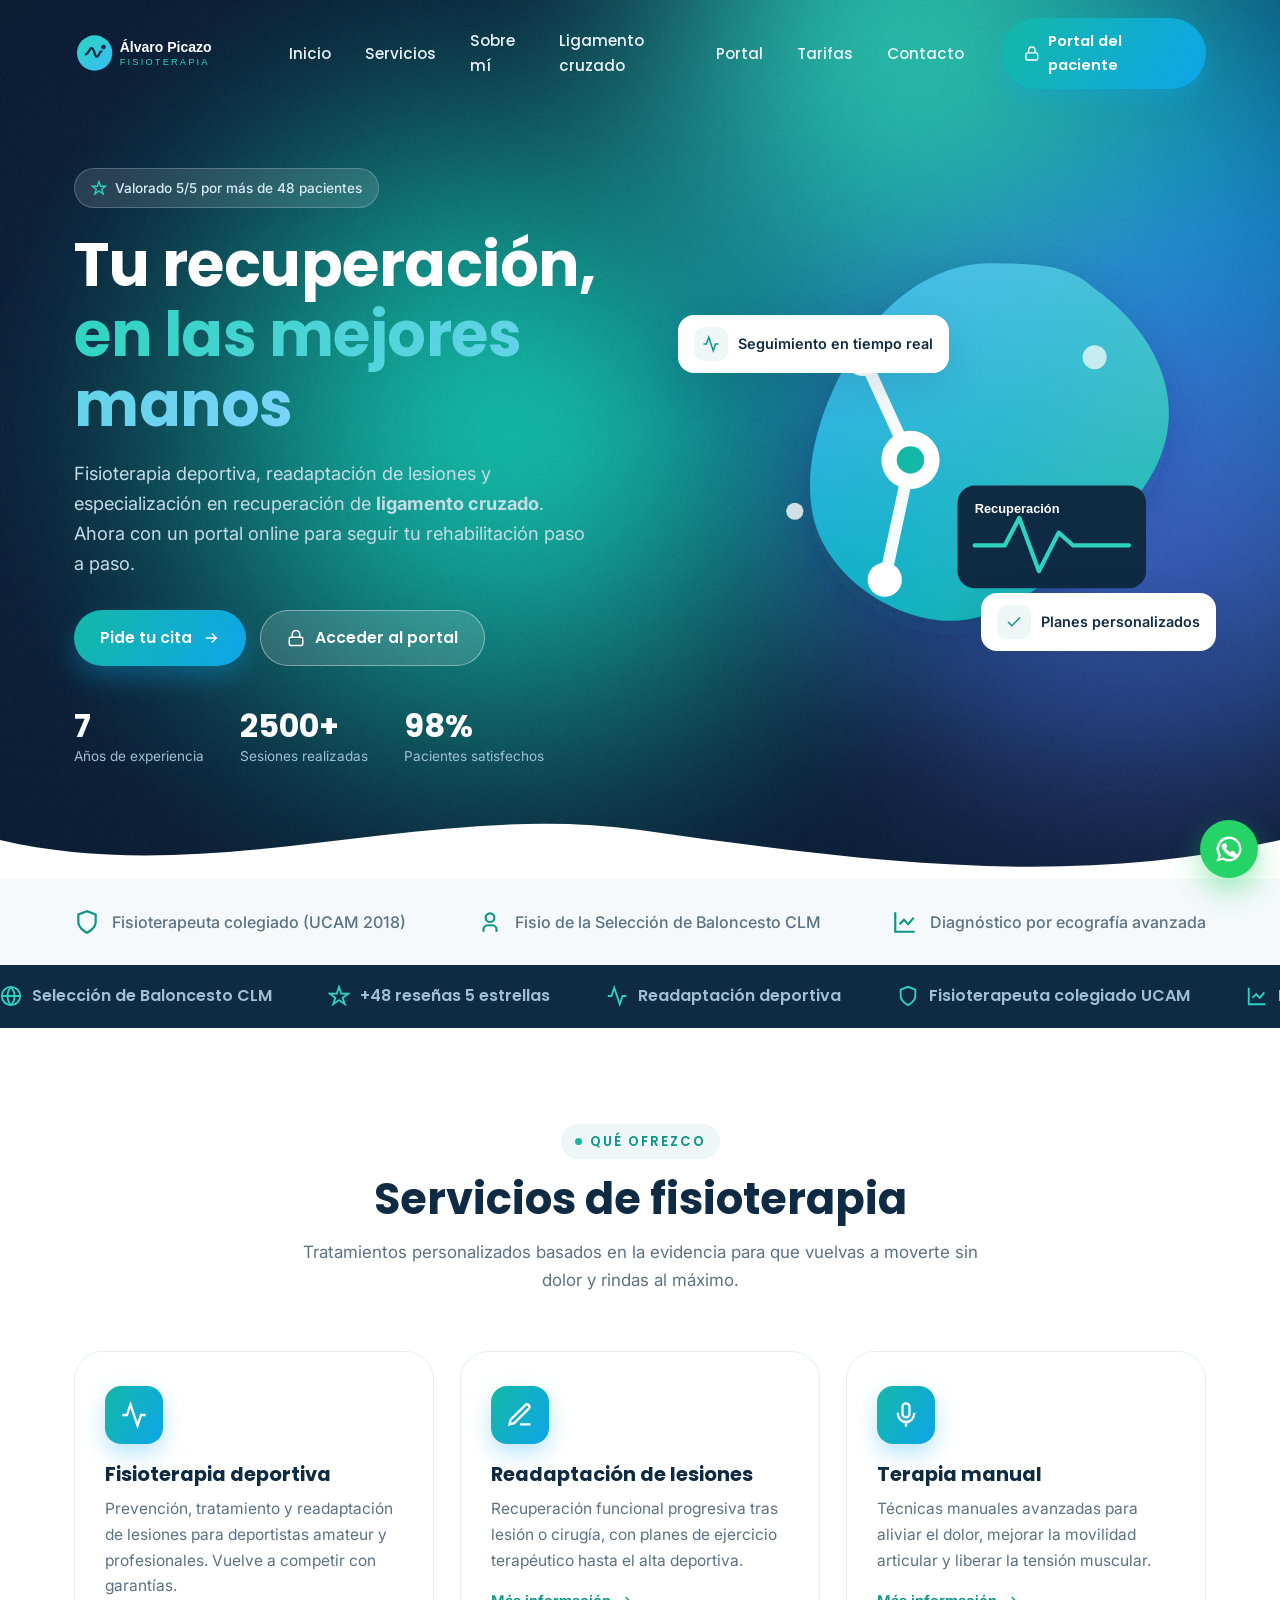
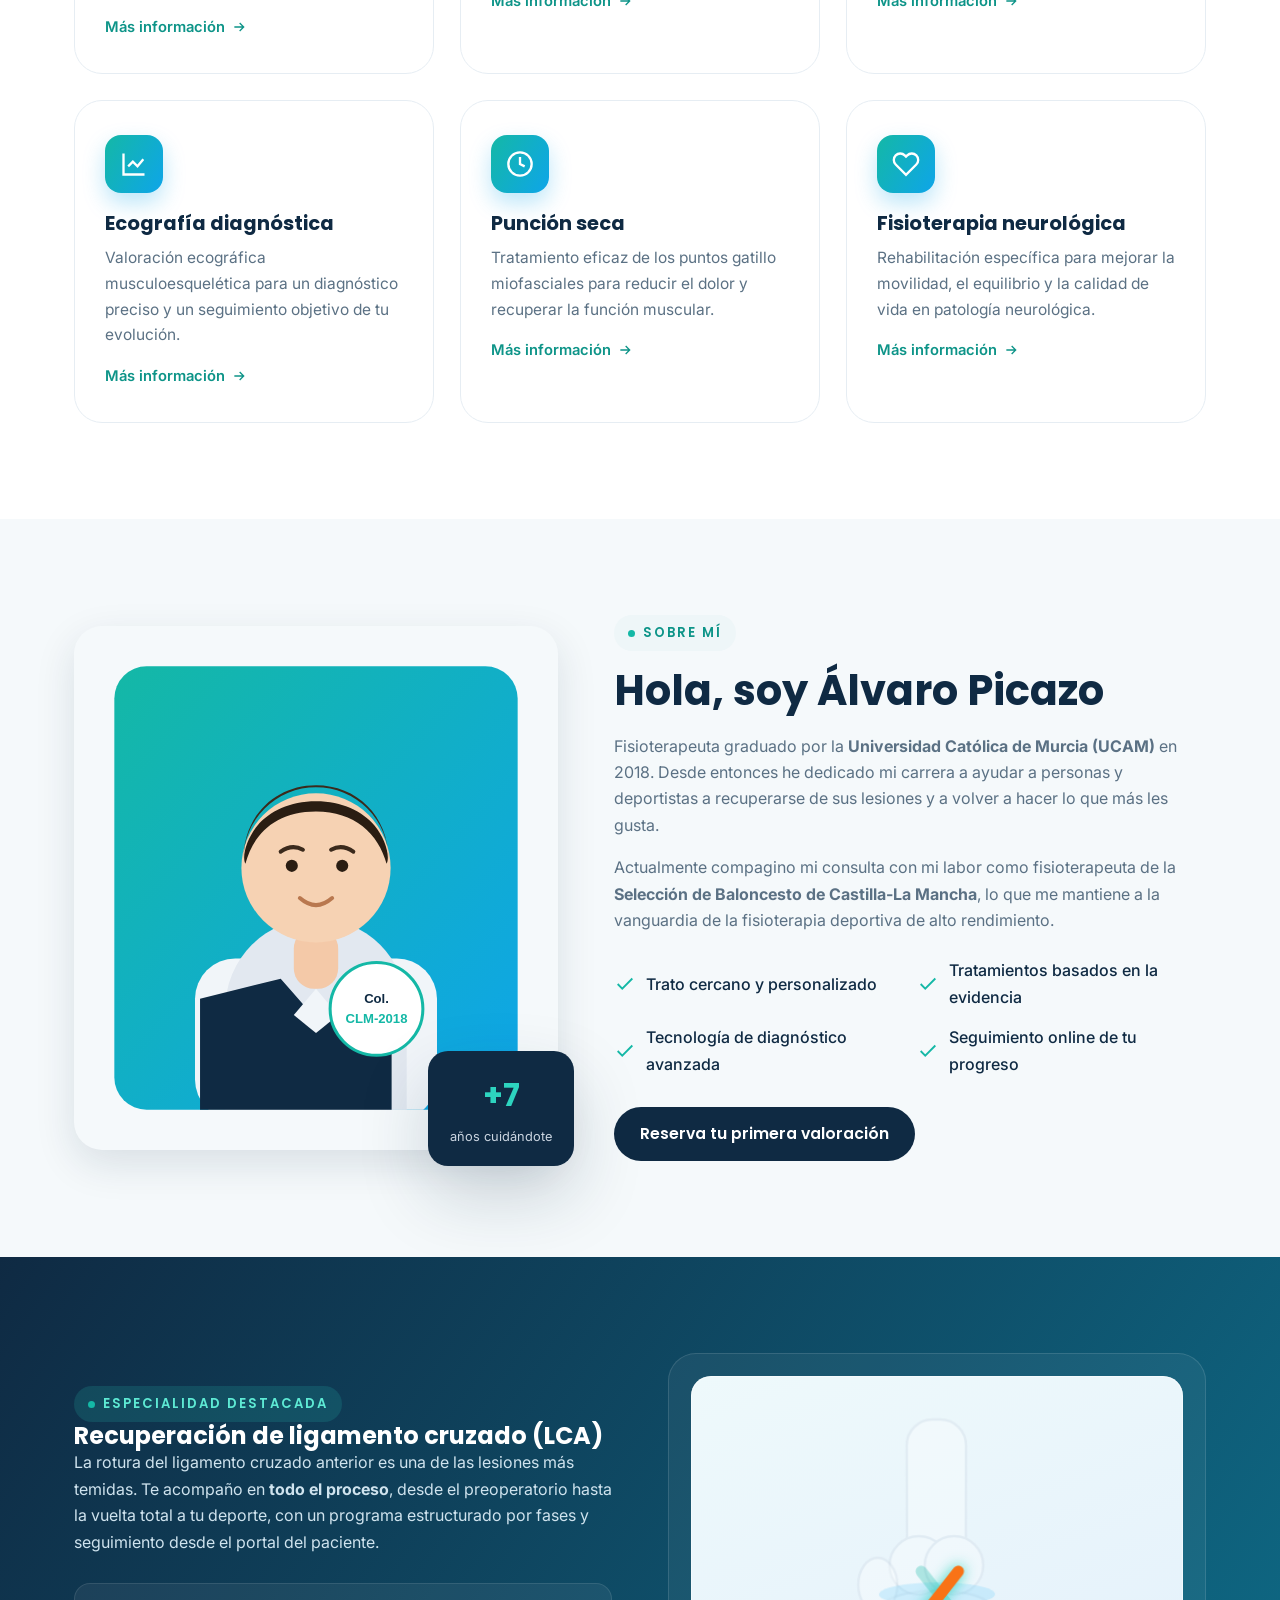
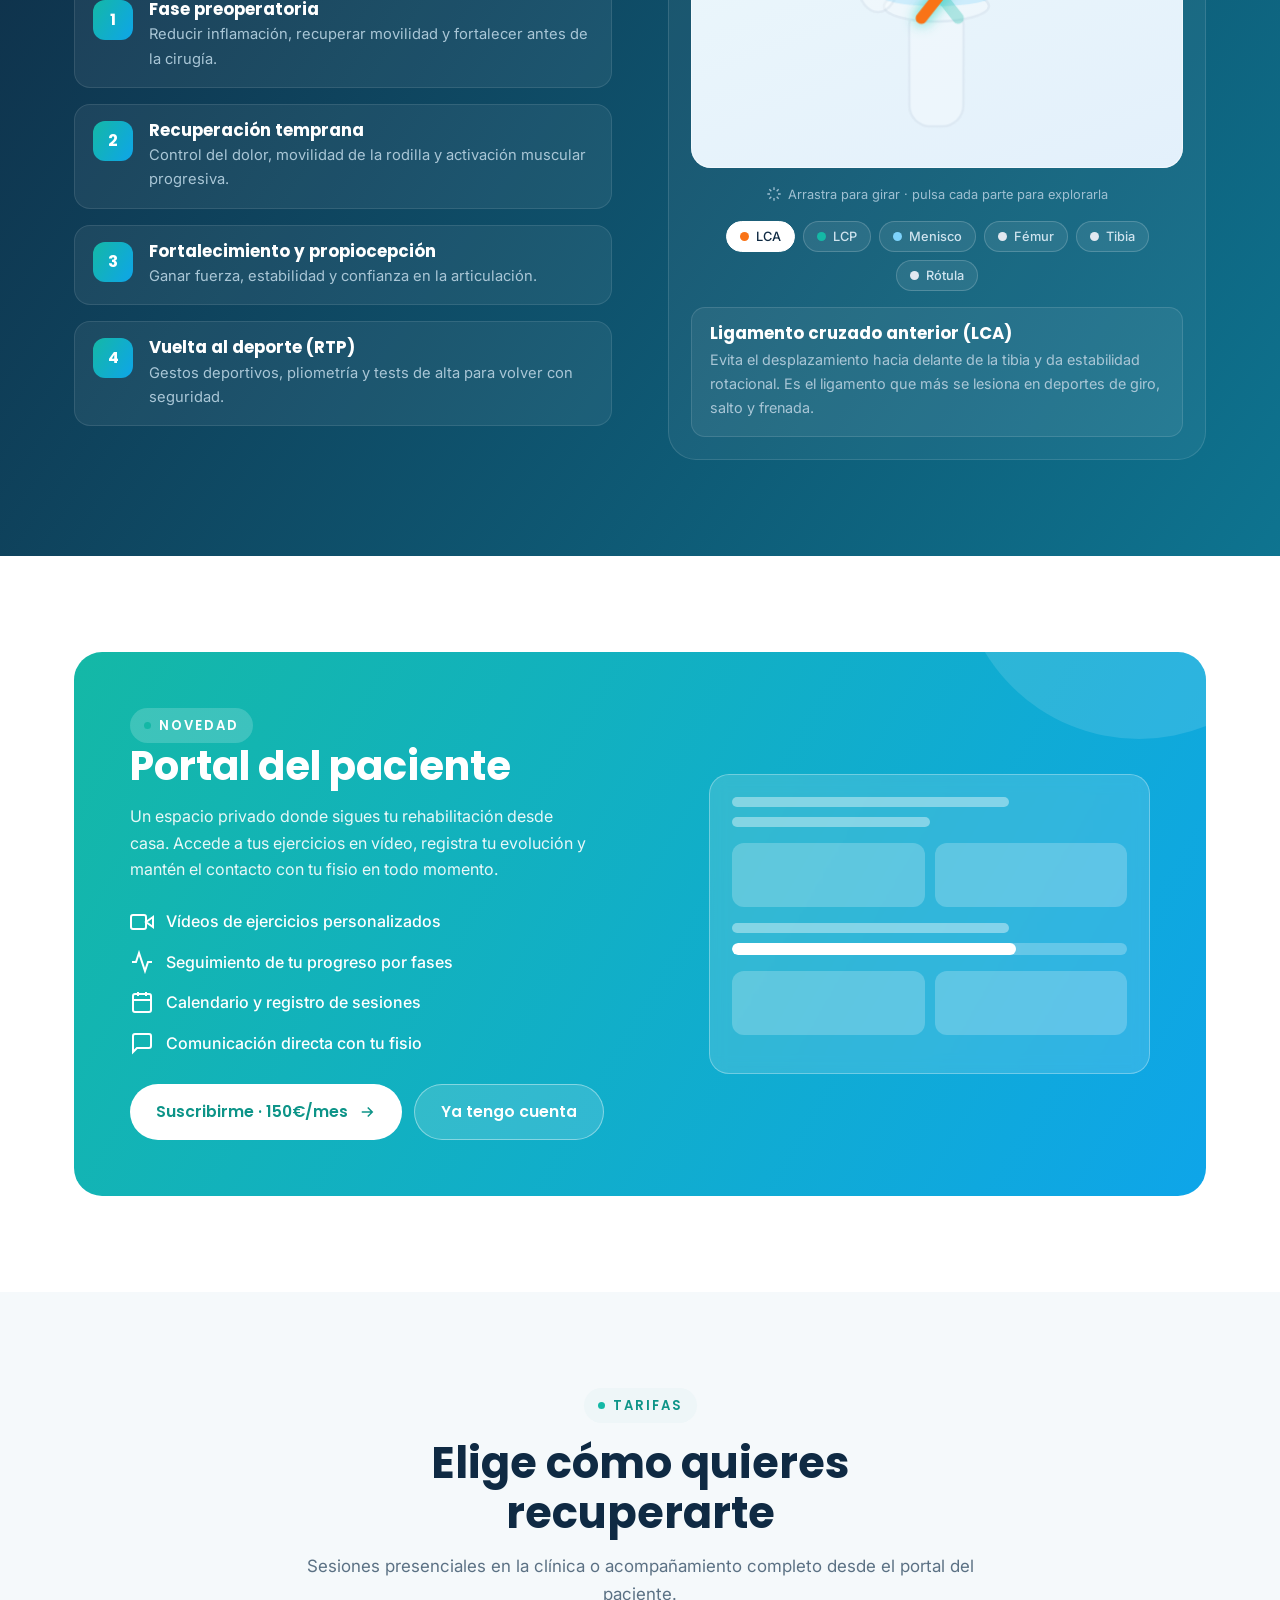
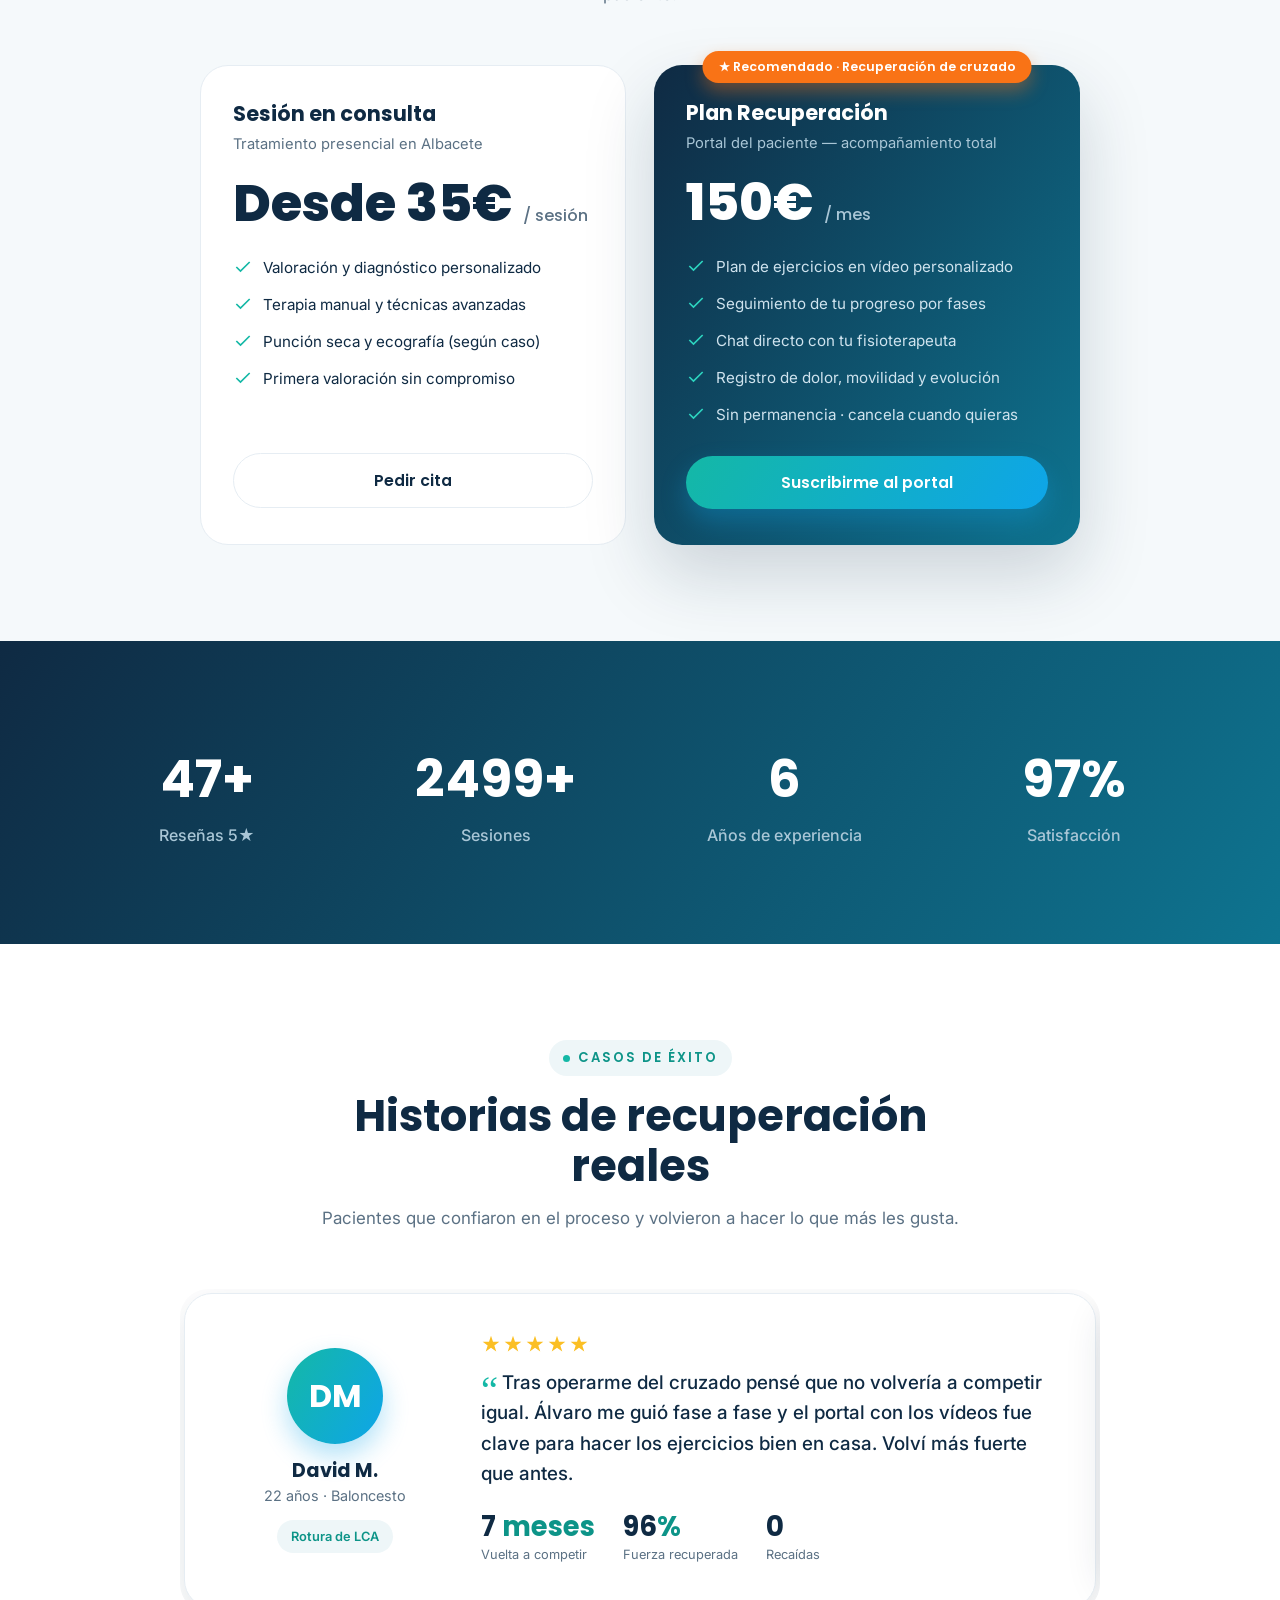
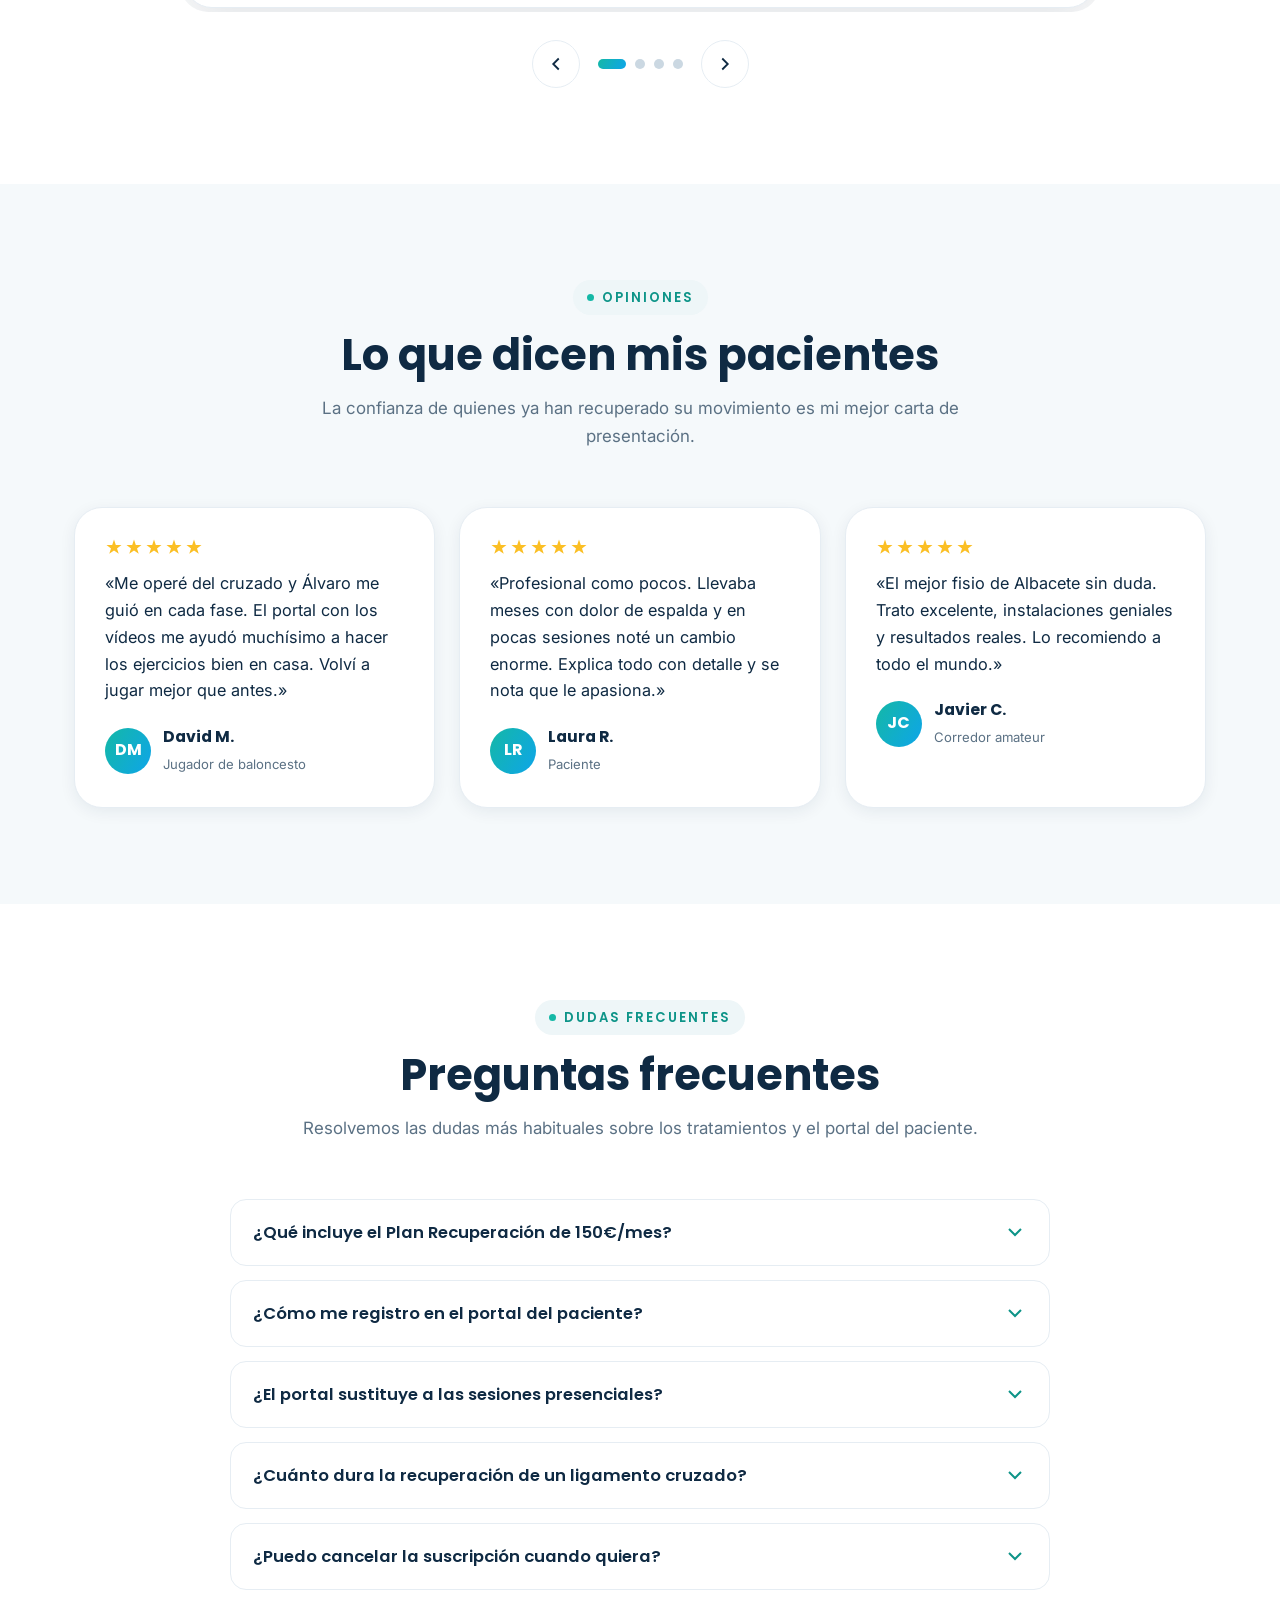
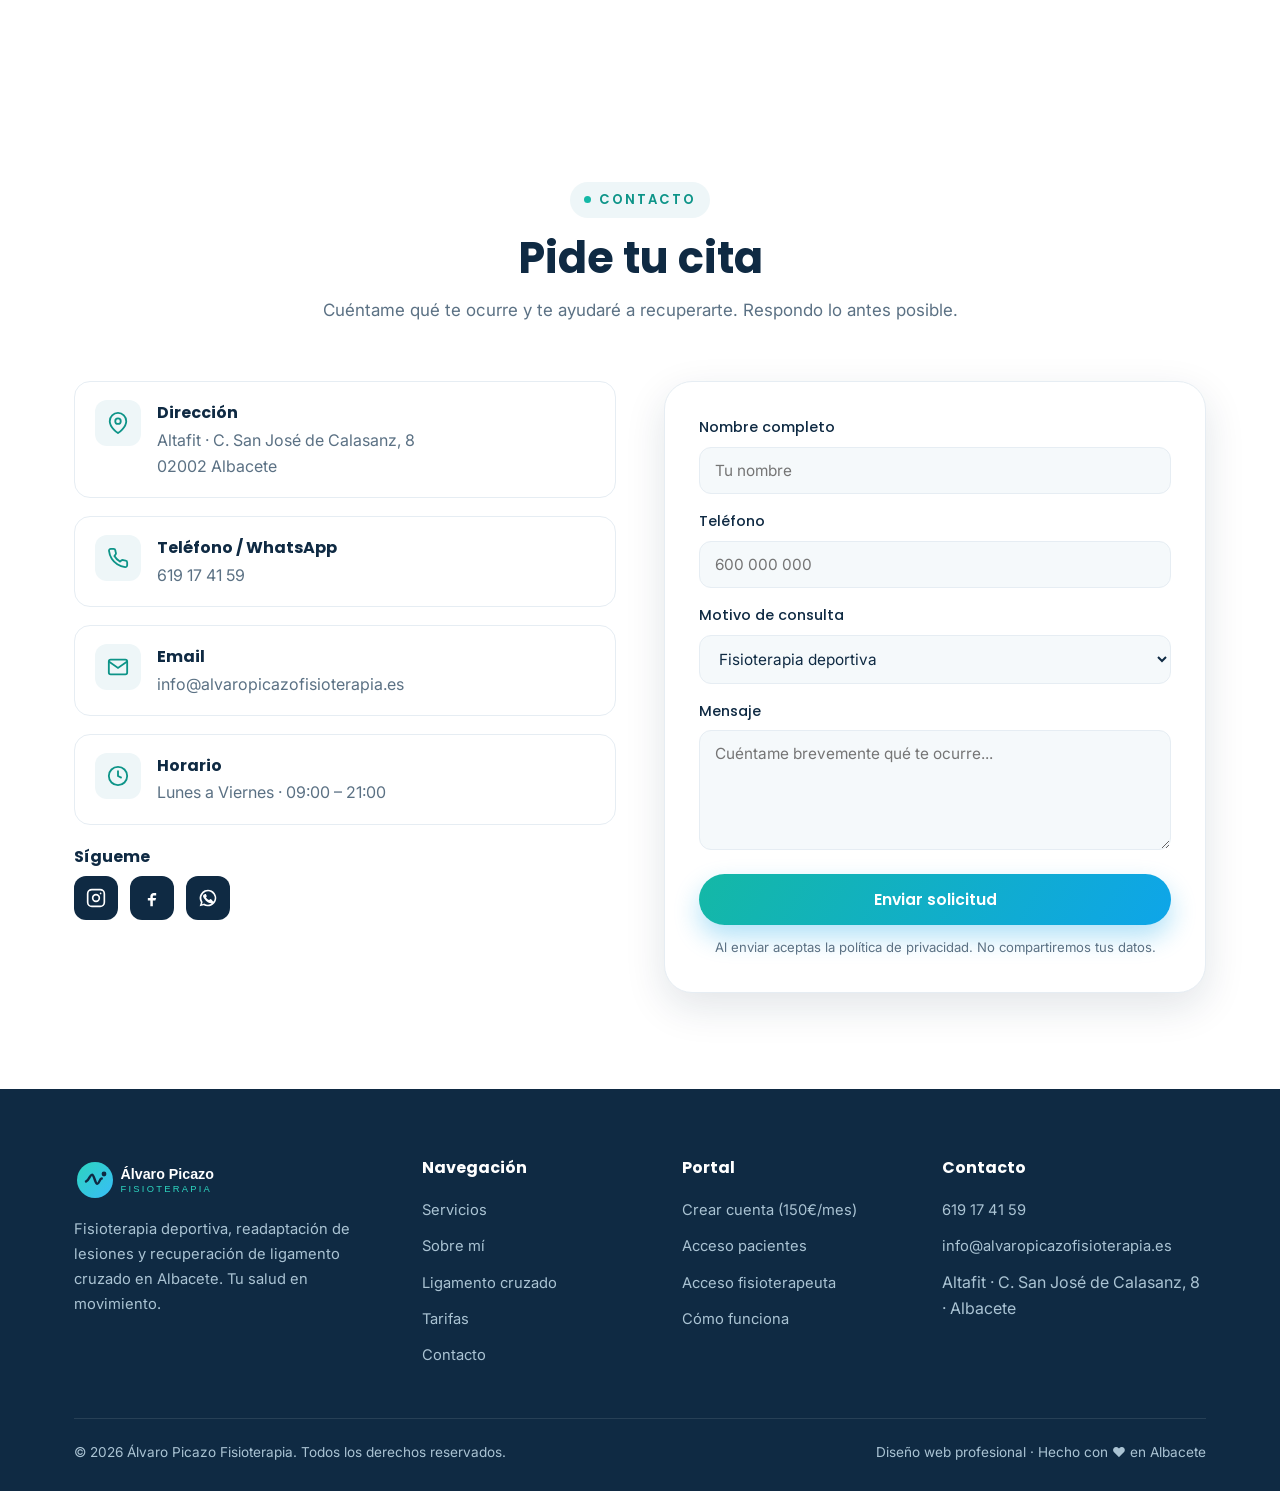
<file: index.html>
<!DOCTYPE html>
<html lang="es">
<head>
  <meta charset="UTF-8" />
  <meta name="viewport" content="width=device-width, initial-scale=1.0" />
  <title>Álvaro Picazo Fisioterapia | Fisioterapia deportiva y readaptación en Albacete</title>
  <meta name="description" content="Clínica de Álvaro Picazo en Albacete: fisioterapia deportiva, readaptación de lesiones, traumatología y ecografía. Especialistas en recuperación de ligamento cruzado. Portal del paciente online." />
  <meta name="keywords" content="fisioterapia Albacete, ligamento cruzado, readaptación deportiva, fisioterapeuta Albacete, Álvaro Picazo, recuperación LCA, fisioterapia deportiva, ecografía, rehabilitación rodilla" />
  <meta name="author" content="Álvaro Picazo Fisioterapia" />
  <meta name="robots" content="index, follow" />
  <link rel="canonical" href="https://alvaropicazofisioterapia.es/" />

  <!-- Open Graph -->
  <meta property="og:type" content="website" />
  <meta property="og:locale" content="es_ES" />
  <meta property="og:title" content="Álvaro Picazo Fisioterapia | Deportiva y readaptación en Albacete" />
  <meta property="og:description" content="Fisioterapia deportiva, readaptación de lesiones y recuperación de ligamento cruzado. Portal del paciente online." />
  <meta property="og:url" content="https://alvaropicazofisioterapia.es/" />
  <meta property="og:image" content="https://alvaropicazofisioterapia.es/img/og-image.svg" />
  <meta name="twitter:card" content="summary_large_image" />

  <link rel="icon" type="image/svg+xml" href="img/favicon.svg" />
  <link rel="apple-touch-icon" href="img/favicon.svg" />
  <meta name="theme-color" content="#0f2a43" />

  <!-- Fonts -->
  <link rel="preconnect" href="https://fonts.googleapis.com" />
  <link rel="preconnect" href="https://fonts.gstatic.com" crossorigin />
  <link href="https://fonts.googleapis.com/css2?family=Inter:wght@400;500;600&family=Poppins:wght@500;600;700;800&display=swap" rel="stylesheet" />

  <link rel="stylesheet" href="css/style.css" />

  <!-- Datos estructurados SEO (schema.org) -->
  <script type="application/ld+json">
  {
    "@context": "https://schema.org",
    "@type": "Physician",
    "name": "Álvaro Picazo Fisioterapia",
    "image": "https://alvaropicazofisioterapia.es/img/og-image.svg",
    "url": "https://alvaropicazofisioterapia.es/",
    "telephone": "+34619174159",
    "medicalSpecialty": "Physiotherapy",
    "priceRange": "€€",
    "address": {
      "@type": "PostalAddress",
      "streetAddress": "C. San José de Calasanz, 8 (Altafit)",
      "addressLocality": "Albacete",
      "postalCode": "02002",
      "addressCountry": "ES"
    },
    "aggregateRating": {
      "@type": "AggregateRating",
      "ratingValue": "5",
      "reviewCount": "48"
    },
    "openingHoursSpecification": [
      { "@type": "OpeningHoursSpecification", "dayOfWeek": ["Monday","Tuesday","Wednesday","Thursday","Friday"], "opens": "09:00", "closes": "21:00" }
    ]
  }
  </script>
</head>
<body>
  <div class="scroll-progress" id="scrollProgress"></div>

  <!-- ============ HEADER ============ -->
  <header class="header" id="header">
    <div class="container nav">
      <a href="#inicio" class="brand" aria-label="Inicio">
        <img class="logo-on-dark" src="img/logo-light.svg" alt="Álvaro Picazo Fisioterapia" />
        <img class="logo-on-light" src="img/logo.svg" alt="Álvaro Picazo Fisioterapia" />
      </a>
      <nav class="menu" id="menu">
        <a href="#inicio">Inicio</a>
        <a href="#servicios">Servicios</a>
        <a href="#sobre-mi">Sobre mí</a>
        <a href="#ligamento">Ligamento cruzado</a>
        <a href="#portal">Portal</a>
        <a href="#tarifas">Tarifas</a>
        <a href="#contacto">Contacto</a>
      </nav>
      <div class="nav-actions">
        <a href="portal.html" class="nav-cta">
          <svg viewBox="0 0 24 24" fill="none" stroke="currentColor" stroke-width="2"><rect x="3" y="11" width="18" height="11" rx="2"/><path d="M7 11V7a5 5 0 0110 0v4"/></svg>
          <span>Portal del paciente</span>
        </a>
        <button class="burger" id="burger" aria-label="Menú" aria-expanded="false">
          <span></span><span></span><span></span>
        </button>
      </div>
    </div>
  </header>

  <!-- ============ HERO ============ -->
  <section class="hero" id="inicio">
    <canvas class="hero-shader" id="heroShader" aria-hidden="true"></canvas>
    <div class="hero-aurora" aria-hidden="true"><span class="a1"></span><span class="a2"></span><span class="a3"></span></div>
    <div class="hero-particles" id="heroParticles" aria-hidden="true"></div>
    <div class="container hero-grid">
      <div class="hero-text reveal in">
        <span class="hero-badge">
          <svg viewBox="0 0 24 24" fill="none" stroke="#2dd4bf" stroke-width="2" width="16" height="16"><path d="M12 2l2.4 7.4H22l-6 4.5 2.3 7.1L12 16.5 5.7 21l2.3-7.1-6-4.5h7.6z"/></svg>
          Valorado 5/5 por más de 48 pacientes
        </span>
        <h1>Tu recuperación, <span class="grad-text">en las mejores manos</span></h1>
        <p class="lead">Fisioterapia deportiva, readaptación de lesiones y especialización en recuperación de <strong>ligamento cruzado</strong>. Ahora con un portal online para seguir tu rehabilitación paso a paso.</p>
        <div class="hero-actions">
          <a href="#contacto" class="btn btn--primary">
            Pide tu cita
            <svg viewBox="0 0 24 24" fill="none" stroke="currentColor" stroke-width="2"><path d="M5 12h14M13 6l6 6-6 6"/></svg>
          </a>
          <a href="portal.html" class="btn btn--ghost">
            <svg viewBox="0 0 24 24" fill="none" stroke="currentColor" stroke-width="2"><rect x="3" y="11" width="18" height="11" rx="2"/><path d="M7 11V7a5 5 0 0110 0v4"/></svg>
            Acceder al portal
          </a>
        </div>
        <div class="hero-stats">
          <div class="stat"><strong data-count="7">0</strong><span>Años de experiencia</span></div>
          <div class="stat"><strong data-count="2500" data-suffix="+">0</strong><span>Sesiones realizadas</span></div>
          <div class="stat"><strong data-count="98" data-suffix="%">0</strong><span>Pacientes satisfechos</span></div>
        </div>
      </div>
      <div class="hero-visual reveal in">
        <img src="img/hero.svg" alt="Fisioterapia y readaptación deportiva" />
        <div class="hero-chip hero-chip--1">
          <i><svg viewBox="0 0 24 24" fill="none" stroke="currentColor" stroke-width="2"><path d="M22 12h-4l-3 9L9 3l-3 9H2"/></svg></i>
          Seguimiento en tiempo real
        </div>
        <div class="hero-chip hero-chip--2">
          <i><svg viewBox="0 0 24 24" fill="none" stroke="currentColor" stroke-width="2"><path d="M20 6L9 17l-5-5"/></svg></i>
          Planes personalizados
        </div>
      </div>
    </div>
    <div class="hero-wave" aria-hidden="true">
      <svg viewBox="0 0 1440 80" preserveAspectRatio="none"><path fill="#ffffff" d="M0,40 C240,90 480,0 720,30 C960,60 1200,90 1440,40 L1440,80 L0,80 Z"/></svg>
    </div>
  </section>

  <!-- ============ TRUST STRIP ============ -->
  <div class="trust">
    <div class="container trust-inner">
      <div class="trust-item reveal" data-delay="1">
        <svg viewBox="0 0 24 24" fill="none" stroke="currentColor" stroke-width="2"><path d="M12 22s8-4 8-10V5l-8-3-8 3v7c0 6 8 10 8 10z"/></svg>
        Fisioterapeuta colegiado (UCAM 2018)
      </div>
      <div class="trust-item reveal" data-delay="2">
        <svg viewBox="0 0 24 24" fill="none" stroke="currentColor" stroke-width="2"><circle cx="12" cy="8" r="4"/><path d="M6 21v-2a4 4 0 014-4h4a4 4 0 014 4v2"/></svg>
        Fisio de la Selección de Baloncesto CLM
      </div>
      <div class="trust-item reveal" data-delay="3">
        <svg viewBox="0 0 24 24" fill="none" stroke="currentColor" stroke-width="2"><path d="M3 3v18h18"/><path d="M7 14l4-4 4 4 5-6"/></svg>
        Diagnóstico por ecografía avanzada
      </div>
    </div>
  </div>

  <!-- ============ MARQUEE ============ -->
  <div class="marquee" aria-hidden="true">
    <div class="marquee-track" id="marquee">
      <span class="marquee-item"><svg viewBox="0 0 24 24" fill="none" stroke="currentColor" stroke-width="2"><circle cx="12" cy="12" r="10"/><path d="M12 2a15 15 0 010 20M12 2a15 15 0 000 20M2 12h20"/></svg>Selección de Baloncesto CLM</span>
      <span class="marquee-item"><svg viewBox="0 0 24 24" fill="none" stroke="currentColor" stroke-width="2"><path d="M12 2l2.4 7.4H22l-6 4.5 2.3 7.1L12 16.5 5.7 21l2.3-7.1-6-4.5h7.6z"/></svg>+48 reseñas 5 estrellas</span>
      <span class="marquee-item"><svg viewBox="0 0 24 24" fill="none" stroke="currentColor" stroke-width="2"><path d="M22 12h-4l-3 9L9 3l-3 9H2"/></svg>Readaptación deportiva</span>
      <span class="marquee-item"><svg viewBox="0 0 24 24" fill="none" stroke="currentColor" stroke-width="2"><path d="M12 22s8-4 8-10V5l-8-3-8 3v7c0 6 8 10 8 10z"/></svg>Fisioterapeuta colegiado UCAM</span>
      <span class="marquee-item"><svg viewBox="0 0 24 24" fill="none" stroke="currentColor" stroke-width="2"><path d="M3 3v18h18"/><path d="M7 14l4-4 4 4 5-6"/></svg>Ecografía diagnóstica</span>
      <span class="marquee-item"><svg viewBox="0 0 24 24" fill="none" stroke="currentColor" stroke-width="2"><circle cx="12" cy="12" r="10"/><path d="M12 6v6l4 2"/></svg>Portal del paciente online</span>
      <span class="marquee-item"><svg viewBox="0 0 24 24" fill="none" stroke="currentColor" stroke-width="2"><path d="M12 2a3 3 0 00-3 3v6a3 3 0 006 0V5a3 3 0 00-3-3z"/><path d="M19 10v1a7 7 0 01-14 0v-1M12 18v4"/></svg>Punción seca</span>
      <span class="marquee-item"><svg viewBox="0 0 24 24" fill="none" stroke="currentColor" stroke-width="2"><path d="M20.8 4.6a5.5 5.5 0 00-7.8 0L12 5.7l-1-1.1a5.5 5.5 0 00-7.8 7.8L12 21.2l8.8-8.8a5.5 5.5 0 000-7.8z"/></svg>Fisioterapia neurológica</span>
      <span class="marquee-item"><svg viewBox="0 0 24 24" fill="none" stroke="currentColor" stroke-width="2"><path d="M12 20h9"/><path d="M16.5 3.5a2.1 2.1 0 013 3L7 19l-4 1 1-4z"/></svg>Recuperación de lesiones</span>
      <span class="marquee-item"><svg viewBox="0 0 24 24" fill="none" stroke="currentColor" stroke-width="2"><path d="M20 6L9 17l-5-5"/></svg>Más de 2.500 sesiones</span>
    </div>
  </div>

  <!-- ============ SERVICIOS ============ -->
  <section class="section" id="servicios">
    <div class="container">
      <div class="section-head reveal">
        <span class="eyebrow">Qué ofrezco</span>
        <h2>Servicios de fisioterapia</h2>
        <p>Tratamientos personalizados basados en la evidencia para que vuelvas a moverte sin dolor y rindas al máximo.</p>
      </div>
      <div class="cards">
        <article class="card reveal tilt spotlight" data-delay="1">
          <div class="card-icon"><svg viewBox="0 0 24 24" fill="none" stroke="currentColor" stroke-width="2"><path d="M22 12h-4l-3 9L9 3l-3 9H2"/></svg></div>
          <h3>Fisioterapia deportiva</h3>
          <p>Prevención, tratamiento y readaptación de lesiones para deportistas amateur y profesionales. Vuelve a competir con garantías.</p>
          <a class="card-link" href="#contacto">Más información <svg viewBox="0 0 24 24" fill="none" stroke="currentColor" stroke-width="2"><path d="M5 12h14M13 6l6 6-6 6"/></svg></a>
        </article>
        <article class="card reveal tilt spotlight" data-delay="2">
          <div class="card-icon"><svg viewBox="0 0 24 24" fill="none" stroke="currentColor" stroke-width="2"><path d="M12 20h9"/><path d="M16.5 3.5a2.1 2.1 0 013 3L7 19l-4 1 1-4z"/></svg></div>
          <h3>Readaptación de lesiones</h3>
          <p>Recuperación funcional progresiva tras lesión o cirugía, con planes de ejercicio terapéutico hasta el alta deportiva.</p>
          <a class="card-link" href="#ligamento">Más información <svg viewBox="0 0 24 24" fill="none" stroke="currentColor" stroke-width="2"><path d="M5 12h14M13 6l6 6-6 6"/></svg></a>
        </article>
        <article class="card reveal tilt spotlight" data-delay="3">
          <div class="card-icon"><svg viewBox="0 0 24 24" fill="none" stroke="currentColor" stroke-width="2"><path d="M12 2a3 3 0 00-3 3v6a3 3 0 006 0V5a3 3 0 00-3-3z"/><path d="M19 10v1a7 7 0 01-14 0v-1M12 18v4"/></svg></div>
          <h3>Terapia manual</h3>
          <p>Técnicas manuales avanzadas para aliviar el dolor, mejorar la movilidad articular y liberar la tensión muscular.</p>
          <a class="card-link" href="#contacto">Más información <svg viewBox="0 0 24 24" fill="none" stroke="currentColor" stroke-width="2"><path d="M5 12h14M13 6l6 6-6 6"/></svg></a>
        </article>
        <article class="card reveal tilt spotlight" data-delay="1">
          <div class="card-icon"><svg viewBox="0 0 24 24" fill="none" stroke="currentColor" stroke-width="2"><path d="M3 3v18h18"/><path d="M7 14l4-4 4 4 5-6"/></svg></div>
          <h3>Ecografía diagnóstica</h3>
          <p>Valoración ecográfica musculoesquelética para un diagnóstico preciso y un seguimiento objetivo de tu evolución.</p>
          <a class="card-link" href="#contacto">Más información <svg viewBox="0 0 24 24" fill="none" stroke="currentColor" stroke-width="2"><path d="M5 12h14M13 6l6 6-6 6"/></svg></a>
        </article>
        <article class="card reveal tilt spotlight" data-delay="2">
          <div class="card-icon"><svg viewBox="0 0 24 24" fill="none" stroke="currentColor" stroke-width="2"><circle cx="12" cy="12" r="10"/><path d="M12 6v6l4 2"/></svg></div>
          <h3>Punción seca</h3>
          <p>Tratamiento eficaz de los puntos gatillo miofasciales para reducir el dolor y recuperar la función muscular.</p>
          <a class="card-link" href="#contacto">Más información <svg viewBox="0 0 24 24" fill="none" stroke="currentColor" stroke-width="2"><path d="M5 12h14M13 6l6 6-6 6"/></svg></a>
        </article>
        <article class="card reveal tilt spotlight" data-delay="3">
          <div class="card-icon"><svg viewBox="0 0 24 24" fill="none" stroke="currentColor" stroke-width="2"><path d="M20.84 4.61a5.5 5.5 0 00-7.78 0L12 5.67l-1.06-1.06a5.5 5.5 0 00-7.78 7.78L12 21.23l8.84-8.84a5.5 5.5 0 000-7.78z"/></svg></div>
          <h3>Fisioterapia neurológica</h3>
          <p>Rehabilitación específica para mejorar la movilidad, el equilibrio y la calidad de vida en patología neurológica.</p>
          <a class="card-link" href="#contacto">Más información <svg viewBox="0 0 24 24" fill="none" stroke="currentColor" stroke-width="2"><path d="M5 12h14M13 6l6 6-6 6"/></svg></a>
        </article>
      </div>
    </div>
  </section>

  <!-- ============ SOBRE MÍ ============ -->
  <section class="section section--soft" id="sobre-mi">
    <div class="container about-grid">
      <div class="about-visual reveal">
        <img src="img/portrait.svg" alt="Álvaro Picazo, fisioterapeuta colegiado" />
        <div class="about-exp"><strong>+7</strong><span>años cuidándote</span></div>
      </div>
      <div class="about-content reveal" data-delay="1">
        <span class="eyebrow">Sobre mí</span>
        <h2>Hola, soy Álvaro Picazo</h2>
        <p>Fisioterapeuta graduado por la <strong>Universidad Católica de Murcia (UCAM)</strong> en 2018. Desde entonces he dedicado mi carrera a ayudar a personas y deportistas a recuperarse de sus lesiones y a volver a hacer lo que más les gusta.</p>
        <p>Actualmente compagino mi consulta con mi labor como fisioterapeuta de la <strong>Selección de Baloncesto de Castilla-La Mancha</strong>, lo que me mantiene a la vanguardia de la fisioterapia deportiva de alto rendimiento.</p>
        <ul class="about-list">
          <li><svg viewBox="0 0 24 24" fill="none" stroke="currentColor" stroke-width="2"><path d="M20 6L9 17l-5-5"/></svg> Trato cercano y personalizado</li>
          <li><svg viewBox="0 0 24 24" fill="none" stroke="currentColor" stroke-width="2"><path d="M20 6L9 17l-5-5"/></svg> Tratamientos basados en la evidencia</li>
          <li><svg viewBox="0 0 24 24" fill="none" stroke="currentColor" stroke-width="2"><path d="M20 6L9 17l-5-5"/></svg> Tecnología de diagnóstico avanzada</li>
          <li><svg viewBox="0 0 24 24" fill="none" stroke="currentColor" stroke-width="2"><path d="M20 6L9 17l-5-5"/></svg> Seguimiento online de tu progreso</li>
        </ul>
        <a href="#contacto" class="btn btn--dark">Reserva tu primera valoración</a>
      </div>
    </div>
  </section>

  <!-- ============ LIGAMENTO CRUZADO ============ -->
  <section class="section section--dark" id="ligamento">
    <div class="container acl-grid">
      <div class="acl-content reveal">
        <span class="eyebrow">Especialidad destacada</span>
        <h2>Recuperación de ligamento cruzado (LCA)</h2>
        <p>La rotura del ligamento cruzado anterior es una de las lesiones más temidas. Te acompaño en <strong>todo el proceso</strong>, desde el preoperatorio hasta la vuelta total a tu deporte, con un programa estructurado por fases y seguimiento desde el portal del paciente.</p>
        <div class="acl-steps">
          <div class="acl-step reveal" data-delay="1">
            <div class="num">1</div>
            <div><h4>Fase preoperatoria</h4><p>Reducir inflamación, recuperar movilidad y fortalecer antes de la cirugía.</p></div>
          </div>
          <div class="acl-step reveal" data-delay="2">
            <div class="num">2</div>
            <div><h4>Recuperación temprana</h4><p>Control del dolor, movilidad de la rodilla y activación muscular progresiva.</p></div>
          </div>
          <div class="acl-step reveal" data-delay="3">
            <div class="num">3</div>
            <div><h4>Fortalecimiento y propiocepción</h4><p>Ganar fuerza, estabilidad y confianza en la articulación.</p></div>
          </div>
          <div class="acl-step reveal" data-delay="4">
            <div class="num">4</div>
            <div><h4>Vuelta al deporte (RTP)</h4><p>Gestos deportivos, pliometría y tests de alta para volver con seguridad.</p></div>
          </div>
        </div>
      </div>
      <div class="acl-visual knee-wrap reveal" data-delay="1">
        <div class="knee3d" id="knee3d">
          <div class="knee3d-perspective">
            <div class="knee3d-stage" id="kneeStage" role="img" aria-label="Modelo 3D interactivo de la rodilla">

              <!-- Capa huesos (fondo) -->
              <div class="knee-layer depth-back">
                <svg viewBox="0 0 280 340">
                  <g data-part="tibia">
                    <rect x="112" y="206" width="56" height="128" rx="22" fill="#fff" stroke="#cbd5e1" stroke-width="2.5"/>
                    <ellipse cx="140" cy="208" rx="54" ry="16" fill="#fff" stroke="#cbd5e1" stroke-width="2.5"/>
                  </g>
                  <g data-part="femur">
                    <rect x="110" y="18" width="60" height="148" rx="26" fill="#fff" stroke="#cbd5e1" stroke-width="2.5"/>
                    <circle cx="122" cy="166" r="30" fill="#fff" stroke="#cbd5e1" stroke-width="2.5"/>
                    <circle cx="158" cy="166" r="30" fill="#fff" stroke="#cbd5e1" stroke-width="2.5"/>
                  </g>
                  <ellipse data-part="patella" cx="80" cy="186" rx="20" ry="28" fill="#fff" stroke="#cbd5e1" stroke-width="2.5"/>
                </svg>
              </div>

              <!-- Capa menisco -->
              <div class="knee-layer depth-mid">
                <svg viewBox="0 0 280 340">
                  <ellipse data-part="menisco" cx="140" cy="192" rx="58" ry="12" fill="#7dd3fc"/>
                </svg>
              </div>

              <!-- Capa ligamentos (frente) -->
              <div class="knee-layer depth-front">
                <svg viewBox="0 0 280 340">
                  <path data-part="lcp" d="M124 166 L160 212" fill="none" stroke="#14b8a6" stroke-width="11" stroke-linecap="round"/>
                  <path data-part="lca" d="M160 166 L124 212" fill="none" stroke="#f97316" stroke-width="11" stroke-linecap="round"/>
                </svg>
              </div>

            </div>
          </div>

          <p class="knee-hint">
            <svg viewBox="0 0 24 24" fill="none" stroke="currentColor" stroke-width="2"><path d="M12 2v4M12 18v4M2 12h4M18 12h4M5 5l3 3M16 16l3 3M19 5l-3 3M8 16l-3 3"/></svg>
            Arrastra para girar · pulsa cada parte para explorarla
          </p>

          <div class="knee-legend" id="kneeLegend">
            <button data-part="lca"><span class="dot" style="background:#f97316"></span>LCA</button>
            <button data-part="lcp"><span class="dot" style="background:#14b8a6"></span>LCP</button>
            <button data-part="menisco"><span class="dot" style="background:#7dd3fc"></span>Menisco</button>
            <button data-part="femur"><span class="dot" style="background:#e2e8f0"></span>Fémur</button>
            <button data-part="tibia"><span class="dot" style="background:#e2e8f0"></span>Tibia</button>
            <button data-part="patella"><span class="dot" style="background:#e2e8f0"></span>Rótula</button>
          </div>

          <div class="knee-info">
            <h4 id="kneeInfoTitle">Ligamento cruzado anterior (LCA)</h4>
            <p id="kneeInfoText">Evita el desplazamiento hacia delante de la tibia y da estabilidad rotacional. Es el ligamento que más se lesiona en deportes de giro, salto y frenada.</p>
          </div>
        </div>
      </div>
    </div>
  </section>

  <!-- ============ PORTAL PROMO ============ -->
  <section class="section" id="portal">
    <div class="container">
      <div class="portal-promo reveal">
        <div>
          <span class="eyebrow" style="background:rgba(255,255,255,.18);color:#fff;">Novedad</span>
          <h2>Portal del paciente</h2>
          <p>Un espacio privado donde sigues tu rehabilitación desde casa. Accede a tus ejercicios en vídeo, registra tu evolución y mantén el contacto con tu fisio en todo momento.</p>
          <ul class="portal-features">
            <li><svg viewBox="0 0 24 24" fill="none" stroke="#fff" stroke-width="2"><path d="M23 7l-7 5 7 5V7z"/><rect x="1" y="5" width="15" height="14" rx="2"/></svg> Vídeos de ejercicios personalizados</li>
            <li><svg viewBox="0 0 24 24" fill="none" stroke="#fff" stroke-width="2"><path d="M22 12h-4l-3 9L9 3l-3 9H2"/></svg> Seguimiento de tu progreso por fases</li>
            <li><svg viewBox="0 0 24 24" fill="none" stroke="#fff" stroke-width="2"><rect x="3" y="4" width="18" height="18" rx="2"/><path d="M16 2v4M8 2v4M3 10h18"/></svg> Calendario y registro de sesiones</li>
            <li><svg viewBox="0 0 24 24" fill="none" stroke="#fff" stroke-width="2"><path d="M21 15a2 2 0 01-2 2H7l-4 4V5a2 2 0 012-2h14a2 2 0 012 2z"/></svg> Comunicación directa con tu fisio</li>
          </ul>
          <div style="display:flex;gap:12px;flex-wrap:wrap;margin-top:28px;">
            <a href="register.html" class="btn" style="background:#fff;color:var(--teal-600);">
              Suscribirme · 150€/mes
              <svg viewBox="0 0 24 24" fill="none" stroke="currentColor" stroke-width="2"><path d="M5 12h14M13 6l6 6-6 6"/></svg>
            </a>
            <a href="portal.html" class="btn btn--ghost">Ya tengo cuenta</a>
          </div>
        </div>
        <div class="portal-mock reveal" data-delay="2" aria-hidden="true">
          <div class="pm-bar w70"></div>
          <div class="pm-bar w50"></div>
          <div class="pm-row"><div class="pm-card"></div><div class="pm-card"></div></div>
          <div class="pm-bar w70"></div>
          <div class="pm-prog"><span></span></div>
          <div class="pm-row"><div class="pm-card"></div><div class="pm-card"></div></div>
        </div>
      </div>
    </div>
  </section>

  <!-- ============ TARIFAS ============ -->
  <section class="section section--soft" id="tarifas">
    <div class="container">
      <div class="section-head reveal">
        <span class="eyebrow">Tarifas</span>
        <h2>Elige cómo quieres recuperarte</h2>
        <p>Sesiones presenciales en la clínica o acompañamiento completo desde el portal del paciente.</p>
      </div>
      <div class="pricing">
        <article class="price-card reveal">
          <h3>Sesión en consulta</h3>
          <p class="ptag">Tratamiento presencial en Albacete</p>
          <div class="amount">Desde 35€ <small>/ sesión</small></div>
          <ul class="price-list">
            <li><svg viewBox="0 0 24 24" fill="none" stroke="currentColor" stroke-width="2"><path d="M20 6L9 17l-5-5"/></svg> Valoración y diagnóstico personalizado</li>
            <li><svg viewBox="0 0 24 24" fill="none" stroke="currentColor" stroke-width="2"><path d="M20 6L9 17l-5-5"/></svg> Terapia manual y técnicas avanzadas</li>
            <li><svg viewBox="0 0 24 24" fill="none" stroke="currentColor" stroke-width="2"><path d="M20 6L9 17l-5-5"/></svg> Punción seca y ecografía (según caso)</li>
            <li><svg viewBox="0 0 24 24" fill="none" stroke="currentColor" stroke-width="2"><path d="M20 6L9 17l-5-5"/></svg> Primera valoración sin compromiso</li>
          </ul>
          <a href="#contacto" class="btn btn--outline btn--block">Pedir cita</a>
        </article>

        <article class="price-card featured reveal" data-delay="1">
          <span class="price-badge">★ Recomendado · Recuperación de cruzado</span>
          <h3>Plan Recuperación</h3>
          <p class="ptag">Portal del paciente — acompañamiento total</p>
          <div class="amount">150€ <small>/ mes</small></div>
          <ul class="price-list">
            <li><svg viewBox="0 0 24 24" fill="none" stroke="currentColor" stroke-width="2"><path d="M20 6L9 17l-5-5"/></svg> Plan de ejercicios en vídeo personalizado</li>
            <li><svg viewBox="0 0 24 24" fill="none" stroke="currentColor" stroke-width="2"><path d="M20 6L9 17l-5-5"/></svg> Seguimiento de tu progreso por fases</li>
            <li><svg viewBox="0 0 24 24" fill="none" stroke="currentColor" stroke-width="2"><path d="M20 6L9 17l-5-5"/></svg> Chat directo con tu fisioterapeuta</li>
            <li><svg viewBox="0 0 24 24" fill="none" stroke="currentColor" stroke-width="2"><path d="M20 6L9 17l-5-5"/></svg> Registro de dolor, movilidad y evolución</li>
            <li><svg viewBox="0 0 24 24" fill="none" stroke="currentColor" stroke-width="2"><path d="M20 6L9 17l-5-5"/></svg> Sin permanencia · cancela cuando quieras</li>
          </ul>
          <a href="register.html" class="btn btn--primary btn--block">Suscribirme al portal</a>
        </article>
      </div>
    </div>
  </section>

  <!-- ============ STATS BAND ============ -->
  <section class="section section--dark">
    <div class="container">
      <div class="statband">
        <div class="s reveal" data-delay="1"><strong data-count="48" data-suffix="+">0</strong><span>Reseñas 5★</span></div>
        <div class="s reveal" data-delay="2"><strong data-count="2500" data-suffix="+">0</strong><span>Sesiones</span></div>
        <div class="s reveal" data-delay="3"><strong data-count="7">0</strong><span>Años de experiencia</span></div>
        <div class="s reveal" data-delay="4"><strong data-count="98" data-suffix="%">0</strong><span>Satisfacción</span></div>
      </div>
    </div>
  </section>

  <!-- ============ CASOS DE ÉXITO ============ -->
  <section class="section" id="casos">
    <div class="container">
      <div class="section-head reveal">
        <span class="eyebrow">Casos de éxito</span>
        <h2>Historias de recuperación reales</h2>
        <p>Pacientes que confiaron en el proceso y volvieron a hacer lo que más les gusta.</p>
      </div>

      <div class="cases reveal" id="cases">
        <div class="cases-viewport">
          <div class="cases-track" id="casesTrack">

            <div class="case-slide">
              <div class="case-card">
                <div class="case-aside">
                  <div class="case-avatar">DM</div>
                  <h4>David M.</h4>
                  <div class="case-meta">22 años · Baloncesto</div>
                  <span class="case-injury">Rotura de LCA</span>
                </div>
                <div class="case-body">
                  <div class="stars" aria-label="5 estrellas">
                    <svg viewBox="0 0 24 24" fill="currentColor"><path d="M12 2l2.4 7.4H22l-6 4.5 2.3 7.1L12 16.5 5.7 21l2.3-7.1-6-4.5h7.6z"/></svg><svg viewBox="0 0 24 24" fill="currentColor"><path d="M12 2l2.4 7.4H22l-6 4.5 2.3 7.1L12 16.5 5.7 21l2.3-7.1-6-4.5h7.6z"/></svg><svg viewBox="0 0 24 24" fill="currentColor"><path d="M12 2l2.4 7.4H22l-6 4.5 2.3 7.1L12 16.5 5.7 21l2.3-7.1-6-4.5h7.6z"/></svg><svg viewBox="0 0 24 24" fill="currentColor"><path d="M12 2l2.4 7.4H22l-6 4.5 2.3 7.1L12 16.5 5.7 21l2.3-7.1-6-4.5h7.6z"/></svg><svg viewBox="0 0 24 24" fill="currentColor"><path d="M12 2l2.4 7.4H22l-6 4.5 2.3 7.1L12 16.5 5.7 21l2.3-7.1-6-4.5h7.6z"/></svg>
                  </div>
                  <p class="case-quote">Tras operarme del cruzado pensé que no volvería a competir igual. Álvaro me guió fase a fase y el portal con los vídeos fue clave para hacer los ejercicios bien en casa. Volví más fuerte que antes.</p>
                  <div class="case-stats">
                    <div class="cs"><strong>7 <em>meses</em></strong><span>Vuelta a competir</span></div>
                    <div class="cs"><strong>96<em>%</em></strong><span>Fuerza recuperada</span></div>
                    <div class="cs"><strong>0</strong><span>Recaídas</span></div>
                  </div>
                </div>
              </div>
            </div>

            <div class="case-slide">
              <div class="case-card">
                <div class="case-aside">
                  <div class="case-avatar">LF</div>
                  <h4>Lucía F.</h4>
                  <div class="case-meta">34 años · Running</div>
                  <span class="case-injury">Lesión de menisco</span>
                </div>
                <div class="case-body">
                  <div class="stars" aria-label="5 estrellas">
                    <svg viewBox="0 0 24 24" fill="currentColor"><path d="M12 2l2.4 7.4H22l-6 4.5 2.3 7.1L12 16.5 5.7 21l2.3-7.1-6-4.5h7.6z"/></svg><svg viewBox="0 0 24 24" fill="currentColor"><path d="M12 2l2.4 7.4H22l-6 4.5 2.3 7.1L12 16.5 5.7 21l2.3-7.1-6-4.5h7.6z"/></svg><svg viewBox="0 0 24 24" fill="currentColor"><path d="M12 2l2.4 7.4H22l-6 4.5 2.3 7.1L12 16.5 5.7 21l2.3-7.1-6-4.5h7.6z"/></svg><svg viewBox="0 0 24 24" fill="currentColor"><path d="M12 2l2.4 7.4H22l-6 4.5 2.3 7.1L12 16.5 5.7 21l2.3-7.1-6-4.5h7.6z"/></svg><svg viewBox="0 0 24 24" fill="currentColor"><path d="M12 2l2.4 7.4H22l-6 4.5 2.3 7.1L12 16.5 5.7 21l2.3-7.1-6-4.5h7.6z"/></svg>
                  </div>
                  <p class="case-quote">Llevaba meses con dolor de rodilla y a punto de dejar de correr. En pocas semanas noté un cambio enorme. Ahora he vuelto a entrenar para mi primera media maratón.</p>
                  <div class="case-stats">
                    <div class="cs"><strong>9 <em>sem</em></strong><span>Sin dolor</span></div>
                    <div class="cs"><strong>21 <em>km</em></strong><span>Nuevo objetivo</span></div>
                    <div class="cs"><strong>5/5</strong><span>Valoración</span></div>
                  </div>
                </div>
              </div>
            </div>

            <div class="case-slide">
              <div class="case-card">
                <div class="case-aside">
                  <div class="case-avatar">JC</div>
                  <h4>Javier C.</h4>
                  <div class="case-meta">41 años · Fútbol sala</div>
                  <span class="case-injury">Lesión muscular</span>
                </div>
                <div class="case-body">
                  <div class="stars" aria-label="5 estrellas">
                    <svg viewBox="0 0 24 24" fill="currentColor"><path d="M12 2l2.4 7.4H22l-6 4.5 2.3 7.1L12 16.5 5.7 21l2.3-7.1-6-4.5h7.6z"/></svg><svg viewBox="0 0 24 24" fill="currentColor"><path d="M12 2l2.4 7.4H22l-6 4.5 2.3 7.1L12 16.5 5.7 21l2.3-7.1-6-4.5h7.6z"/></svg><svg viewBox="0 0 24 24" fill="currentColor"><path d="M12 2l2.4 7.4H22l-6 4.5 2.3 7.1L12 16.5 5.7 21l2.3-7.1-6-4.5h7.6z"/></svg><svg viewBox="0 0 24 24" fill="currentColor"><path d="M12 2l2.4 7.4H22l-6 4.5 2.3 7.1L12 16.5 5.7 21l2.3-7.1-6-4.5h7.6z"/></svg><svg viewBox="0 0 24 24" fill="currentColor"><path d="M12 2l2.4 7.4H22l-6 4.5 2.3 7.1L12 16.5 5.7 21l2.3-7.1-6-4.5h7.6z"/></svg>
                  </div>
                  <p class="case-quote">El diagnóstico por ecografía fue clave para saber exactamente qué tenía. Trato cercano, profesional y resultados rápidos. He recomendado a Álvaro a todo mi equipo.</p>
                  <div class="case-stats">
                    <div class="cs"><strong>3 <em>sem</em></strong><span>Vuelta al deporte</span></div>
                    <div class="cs"><strong>100<em>%</em></strong><span>Recuperación</span></div>
                    <div class="cs"><strong>+10</strong><span>Recomendaciones</span></div>
                  </div>
                </div>
              </div>
            </div>

            <div class="case-slide">
              <div class="case-card">
                <div class="case-aside">
                  <div class="case-avatar">AT</div>
                  <h4>Ana T.</h4>
                  <div class="case-meta">28 años · Pádel</div>
                  <span class="case-injury">Esguince de tobillo</span>
                </div>
                <div class="case-body">
                  <div class="stars" aria-label="5 estrellas">
                    <svg viewBox="0 0 24 24" fill="currentColor"><path d="M12 2l2.4 7.4H22l-6 4.5 2.3 7.1L12 16.5 5.7 21l2.3-7.1-6-4.5h7.6z"/></svg><svg viewBox="0 0 24 24" fill="currentColor"><path d="M12 2l2.4 7.4H22l-6 4.5 2.3 7.1L12 16.5 5.7 21l2.3-7.1-6-4.5h7.6z"/></svg><svg viewBox="0 0 24 24" fill="currentColor"><path d="M12 2l2.4 7.4H22l-6 4.5 2.3 7.1L12 16.5 5.7 21l2.3-7.1-6-4.5h7.6z"/></svg><svg viewBox="0 0 24 24" fill="currentColor"><path d="M12 2l2.4 7.4H22l-6 4.5 2.3 7.1L12 16.5 5.7 21l2.3-7.1-6-4.5h7.6z"/></svg><svg viewBox="0 0 24 24" fill="currentColor"><path d="M12 2l2.4 7.4H22l-6 4.5 2.3 7.1L12 16.5 5.7 21l2.3-7.1-6-4.5h7.6z"/></svg>
                  </div>
                  <p class="case-quote">Me torcí el tobillo jugando y no podía ni apoyar. Con el plan de ejercicios del portal y las sesiones me recuperé súper rápido y sin miedo a volver a lesionarme.</p>
                  <div class="case-stats">
                    <div class="cs"><strong>4 <em>sem</em></strong><span>Recuperación total</span></div>
                    <div class="cs"><strong>95<em>%</em></strong><span>Estabilidad</span></div>
                    <div class="cs"><strong>5/5</strong><span>Valoración</span></div>
                  </div>
                </div>
              </div>
            </div>

          </div>
        </div>
        <div class="cases-nav">
          <button class="cases-arrow" id="casePrev" aria-label="Anterior"><svg viewBox="0 0 24 24" fill="none" stroke="currentColor" stroke-width="2"><path d="M15 18l-6-6 6-6"/></svg></button>
          <div class="cases-dots" id="caseDots"></div>
          <button class="cases-arrow" id="caseNext" aria-label="Siguiente"><svg viewBox="0 0 24 24" fill="none" stroke="currentColor" stroke-width="2"><path d="M9 18l6-6-6-6"/></svg></button>
        </div>
      </div>
    </div>
  </section>

  <!-- ============ TESTIMONIOS ============ -->
  <section class="section section--soft">
    <div class="container">
      <div class="section-head reveal">
        <span class="eyebrow">Opiniones</span>
        <h2>Lo que dicen mis pacientes</h2>
        <p>La confianza de quienes ya han recuperado su movimiento es mi mejor carta de presentación.</p>
      </div>
      <div class="quotes">
        <article class="quote reveal" data-delay="1">
          <div class="stars" aria-label="5 estrellas">
            <svg viewBox="0 0 24 24" fill="currentColor"><path d="M12 2l2.4 7.4H22l-6 4.5 2.3 7.1L12 16.5 5.7 21l2.3-7.1-6-4.5h7.6z"/></svg>
            <svg viewBox="0 0 24 24" fill="currentColor"><path d="M12 2l2.4 7.4H22l-6 4.5 2.3 7.1L12 16.5 5.7 21l2.3-7.1-6-4.5h7.6z"/></svg>
            <svg viewBox="0 0 24 24" fill="currentColor"><path d="M12 2l2.4 7.4H22l-6 4.5 2.3 7.1L12 16.5 5.7 21l2.3-7.1-6-4.5h7.6z"/></svg>
            <svg viewBox="0 0 24 24" fill="currentColor"><path d="M12 2l2.4 7.4H22l-6 4.5 2.3 7.1L12 16.5 5.7 21l2.3-7.1-6-4.5h7.6z"/></svg>
            <svg viewBox="0 0 24 24" fill="currentColor"><path d="M12 2l2.4 7.4H22l-6 4.5 2.3 7.1L12 16.5 5.7 21l2.3-7.1-6-4.5h7.6z"/></svg>
          </div>
          <p>«Me operé del cruzado y Álvaro me guió en cada fase. El portal con los vídeos me ayudó muchísimo a hacer los ejercicios bien en casa. Volví a jugar mejor que antes.»</p>
          <div class="who"><div class="avatar">DM</div><div><strong>David M.</strong><span>Jugador de baloncesto</span></div></div>
        </article>
        <article class="quote reveal" data-delay="2">
          <div class="stars" aria-label="5 estrellas">
            <svg viewBox="0 0 24 24" fill="currentColor"><path d="M12 2l2.4 7.4H22l-6 4.5 2.3 7.1L12 16.5 5.7 21l2.3-7.1-6-4.5h7.6z"/></svg>
            <svg viewBox="0 0 24 24" fill="currentColor"><path d="M12 2l2.4 7.4H22l-6 4.5 2.3 7.1L12 16.5 5.7 21l2.3-7.1-6-4.5h7.6z"/></svg>
            <svg viewBox="0 0 24 24" fill="currentColor"><path d="M12 2l2.4 7.4H22l-6 4.5 2.3 7.1L12 16.5 5.7 21l2.3-7.1-6-4.5h7.6z"/></svg>
            <svg viewBox="0 0 24 24" fill="currentColor"><path d="M12 2l2.4 7.4H22l-6 4.5 2.3 7.1L12 16.5 5.7 21l2.3-7.1-6-4.5h7.6z"/></svg>
            <svg viewBox="0 0 24 24" fill="currentColor"><path d="M12 2l2.4 7.4H22l-6 4.5 2.3 7.1L12 16.5 5.7 21l2.3-7.1-6-4.5h7.6z"/></svg>
          </div>
          <p>«Profesional como pocos. Llevaba meses con dolor de espalda y en pocas sesiones noté un cambio enorme. Explica todo con detalle y se nota que le apasiona.»</p>
          <div class="who"><div class="avatar">LR</div><div><strong>Laura R.</strong><span>Paciente</span></div></div>
        </article>
        <article class="quote reveal" data-delay="3">
          <div class="stars" aria-label="5 estrellas">
            <svg viewBox="0 0 24 24" fill="currentColor"><path d="M12 2l2.4 7.4H22l-6 4.5 2.3 7.1L12 16.5 5.7 21l2.3-7.1-6-4.5h7.6z"/></svg>
            <svg viewBox="0 0 24 24" fill="currentColor"><path d="M12 2l2.4 7.4H22l-6 4.5 2.3 7.1L12 16.5 5.7 21l2.3-7.1-6-4.5h7.6z"/></svg>
            <svg viewBox="0 0 24 24" fill="currentColor"><path d="M12 2l2.4 7.4H22l-6 4.5 2.3 7.1L12 16.5 5.7 21l2.3-7.1-6-4.5h7.6z"/></svg>
            <svg viewBox="0 0 24 24" fill="currentColor"><path d="M12 2l2.4 7.4H22l-6 4.5 2.3 7.1L12 16.5 5.7 21l2.3-7.1-6-4.5h7.6z"/></svg>
            <svg viewBox="0 0 24 24" fill="currentColor"><path d="M12 2l2.4 7.4H22l-6 4.5 2.3 7.1L12 16.5 5.7 21l2.3-7.1-6-4.5h7.6z"/></svg>
          </div>
          <p>«El mejor fisio de Albacete sin duda. Trato excelente, instalaciones geniales y resultados reales. Lo recomiendo a todo el mundo.»</p>
          <div class="who"><div class="avatar">JC</div><div><strong>Javier C.</strong><span>Corredor amateur</span></div></div>
        </article>
      </div>
    </div>
  </section>

  <!-- ============ FAQ ============ -->
  <section class="section" id="faq">
    <div class="container">
      <div class="section-head reveal">
        <span class="eyebrow">Dudas frecuentes</span>
        <h2>Preguntas frecuentes</h2>
        <p>Resolvemos las dudas más habituales sobre los tratamientos y el portal del paciente.</p>
      </div>
      <div class="faq">
        <div class="faq-item reveal">
          <button class="faq-q">¿Qué incluye el Plan Recuperación de 150€/mes? <svg class="chev" viewBox="0 0 24 24" fill="none" stroke="currentColor" stroke-width="2"><path d="M6 9l6 6 6-6"/></svg></button>
          <div class="faq-a"><p>Incluye acceso completo al portal del paciente: tu plan de ejercicios en vídeo personalizado, seguimiento de tu progreso por fases, registro de dolor y movilidad, y chat directo con Álvaro para resolver dudas. Es una suscripción mensual sin permanencia que puedes cancelar cuando quieras.</p></div>
        </div>
        <div class="faq-item reveal">
          <button class="faq-q">¿Cómo me registro en el portal del paciente? <svg class="chev" viewBox="0 0 24 24" fill="none" stroke="currentColor" stroke-width="2"><path d="M6 9l6 6 6-6"/></svg></button>
          <div class="faq-a"><p>Pulsa en "Suscribirme al portal" o "Portal del paciente". Rellena tus datos, cuéntanos tu lesión y qué quieres mejorar, y completa la suscripción. Al instante tendrás acceso a tu espacio privado con tu plan de ejercicios.</p></div>
        </div>
        <div class="faq-item reveal">
          <button class="faq-q">¿El portal sustituye a las sesiones presenciales? <svg class="chev" viewBox="0 0 24 24" fill="none" stroke="currentColor" stroke-width="2"><path d="M6 9l6 6 6-6"/></svg></button>
          <div class="faq-a"><p>El portal es un complemento ideal para llevar tu recuperación desde casa, especialmente en la rehabilitación de ligamento cruzado. En muchos casos combinamos sesiones presenciales con el seguimiento online para maximizar resultados. Álvaro te recomendará lo mejor según tu caso.</p></div>
        </div>
        <div class="faq-item reveal">
          <button class="faq-q">¿Cuánto dura la recuperación de un ligamento cruzado? <svg class="chev" viewBox="0 0 24 24" fill="none" stroke="currentColor" stroke-width="2"><path d="M6 9l6 6 6-6"/></svg></button>
          <div class="faq-a"><p>Depende de cada persona, pero la recuperación completa tras una reconstrucción de LCA suele llevar entre 6 y 9 meses, estructurada en fases. Con un buen acompañamiento y constancia en los ejercicios, la vuelta al deporte es totalmente posible.</p></div>
        </div>
        <div class="faq-item reveal">
          <button class="faq-q">¿Puedo cancelar la suscripción cuando quiera? <svg class="chev" viewBox="0 0 24 24" fill="none" stroke="currentColor" stroke-width="2"><path d="M6 9l6 6 6-6"/></svg></button>
          <div class="faq-a"><p>Sí. El Plan Recuperación no tiene permanencia: puedes cancelarlo en cualquier momento sin penalización.</p></div>
        </div>
      </div>
    </div>
  </section>

  <!-- ============ CONTACTO ============ -->
  <section class="section" id="contacto">
    <div class="container">
      <div class="section-head reveal">
        <span class="eyebrow">Contacto</span>
        <h2>Pide tu cita</h2>
        <p>Cuéntame qué te ocurre y te ayudaré a recuperarte. Respondo lo antes posible.</p>
      </div>
      <div class="contact-grid">
        <div class="contact-info reveal">
          <div class="ci-item">
            <div class="ci-ic"><svg viewBox="0 0 24 24" fill="none" stroke="currentColor" stroke-width="2"><path d="M21 10c0 7-9 13-9 13s-9-6-9-13a9 9 0 0118 0z"/><circle cx="12" cy="10" r="3"/></svg></div>
            <div><strong>Dirección</strong><span>Altafit · C. San José de Calasanz, 8<br/>02002 Albacete</span></div>
          </div>
          <div class="ci-item">
            <div class="ci-ic"><svg viewBox="0 0 24 24" fill="none" stroke="currentColor" stroke-width="2"><path d="M22 16.9v3a2 2 0 01-2.2 2 19.8 19.8 0 01-8.6-3 19.5 19.5 0 01-6-6 19.8 19.8 0 01-3-8.6A2 2 0 014.1 2h3a2 2 0 012 1.7c.1.9.3 1.8.6 2.6a2 2 0 01-.5 2.1L8.1 9.9a16 16 0 006 6l1.5-1.1a2 2 0 012.1-.5c.8.3 1.7.5 2.6.6a2 2 0 011.7 2z"/></svg></div>
            <div><strong>Teléfono / WhatsApp</strong><a href="tel:+34619174159">619 17 41 59</a></div>
          </div>
          <div class="ci-item">
            <div class="ci-ic"><svg viewBox="0 0 24 24" fill="none" stroke="currentColor" stroke-width="2"><rect x="2" y="4" width="20" height="16" rx="2"/><path d="M22 6l-10 7L2 6"/></svg></div>
            <div><strong>Email</strong><a href="mailto:info@alvaropicazofisioterapia.es">info@alvaropicazofisioterapia.es</a></div>
          </div>
          <div class="ci-item">
            <div class="ci-ic"><svg viewBox="0 0 24 24" fill="none" stroke="currentColor" stroke-width="2"><circle cx="12" cy="12" r="10"/><path d="M12 6v6l4 2"/></svg></div>
            <div><strong>Horario</strong><span>Lunes a Viernes · 09:00 – 21:00</span></div>
          </div>
          <div>
            <strong style="font-family:'Poppins',sans-serif;">Sígueme</strong>
            <div class="socials">
              <a href="https://www.instagram.com/alvaropicazofisioterapia/" target="_blank" rel="noopener" aria-label="Instagram"><svg viewBox="0 0 24 24" fill="none" stroke="currentColor" stroke-width="2"><rect x="2" y="2" width="20" height="20" rx="5"/><circle cx="12" cy="12" r="4"/><circle cx="17.5" cy="6.5" r="1" fill="currentColor" stroke="none"/></svg></a>
              <a href="https://www.facebook.com/alvaropicazofisioterapia/" target="_blank" rel="noopener" aria-label="Facebook"><svg viewBox="0 0 24 24" fill="currentColor"><path d="M14 9h3V6h-3c-2.2 0-4 1.8-4 4v2H7v3h3v7h3v-7h3l1-3h-4v-2c0-.6.4-1 1-1z"/></svg></a>
              <a href="https://wa.me/34619174159" target="_blank" rel="noopener" aria-label="WhatsApp"><svg viewBox="0 0 24 24" fill="currentColor"><path d="M12 2a10 10 0 00-8.5 15.3L2 22l4.8-1.4A10 10 0 1012 2zm0 18a8 8 0 01-4.1-1.1l-.3-.2-2.8.8.8-2.8-.2-.3A8 8 0 1112 20zm4.4-5.9c-.2-.1-1.4-.7-1.6-.8s-.4-.1-.5.1-.6.8-.8.9-.3.2-.5 0a6.6 6.6 0 01-1.9-1.2 7.3 7.3 0 01-1.4-1.7c-.1-.3 0-.4.1-.5l.4-.5.3-.5v-.4l-.8-1.8c-.2-.5-.4-.4-.5-.4h-.5a1 1 0 00-.7.3A2.8 2.8 0 006 9.3c0 1.6 1.2 3.2 1.4 3.4s2.3 3.6 5.6 5c.8.3 1.4.5 1.9.7.8.2 1.5.2 2 .1.6-.1 1.4-.6 1.6-1.1.2-.6.2-1 .1-1.1l-.7-.4z"/></svg></a>
            </div>
          </div>
        </div>

        <form class="contact-form reveal" data-delay="1" id="contactForm" novalidate>
          <div class="form-success" id="formSuccess">¡Gracias! Tu mensaje se ha enviado correctamente. Te contactaré muy pronto.</div>
          <div class="field">
            <label for="nombre">Nombre completo</label>
            <input type="text" id="nombre" name="nombre" placeholder="Tu nombre" required />
          </div>
          <div class="field">
            <label for="telefono">Teléfono</label>
            <input type="tel" id="telefono" name="telefono" placeholder="600 000 000" required />
          </div>
          <div class="field">
            <label for="motivo">Motivo de consulta</label>
            <select id="motivo" name="motivo">
              <option>Fisioterapia deportiva</option>
              <option>Recuperación de ligamento cruzado</option>
              <option>Lesión / dolor general</option>
              <option>Ecografía diagnóstica</option>
              <option>Otro</option>
            </select>
          </div>
          <div class="field">
            <label for="mensaje">Mensaje</label>
            <textarea id="mensaje" name="mensaje" placeholder="Cuéntame brevemente qué te ocurre..."></textarea>
          </div>
          <button type="submit" class="btn btn--primary btn--block">Enviar solicitud</button>
          <p class="form-note">Al enviar aceptas la política de privacidad. No compartiremos tus datos.</p>
        </form>
      </div>
    </div>
  </section>

  <!-- ============ FOOTER ============ -->
  <footer class="footer">
    <div class="container">
      <div class="footer-grid">
        <div>
          <div class="brand"><img src="img/logo-light.svg" alt="Álvaro Picazo Fisioterapia" /></div>
          <p>Fisioterapia deportiva, readaptación de lesiones y recuperación de ligamento cruzado en Albacete. Tu salud en movimiento.</p>
        </div>
        <div>
          <h4>Navegación</h4>
          <ul>
            <li><a href="#servicios">Servicios</a></li>
            <li><a href="#sobre-mi">Sobre mí</a></li>
            <li><a href="#ligamento">Ligamento cruzado</a></li>
            <li><a href="#tarifas">Tarifas</a></li>
            <li><a href="#contacto">Contacto</a></li>
          </ul>
        </div>
        <div>
          <h4>Portal</h4>
          <ul>
            <li><a href="register.html">Crear cuenta (150€/mes)</a></li>
            <li><a href="portal.html">Acceso pacientes</a></li>
            <li><a href="portal.html">Acceso fisioterapeuta</a></li>
            <li><a href="#portal">Cómo funciona</a></li>
          </ul>
        </div>
        <div>
          <h4>Contacto</h4>
          <ul>
            <li><a href="tel:+34619174159">619 17 41 59</a></li>
            <li><a href="mailto:info@alvaropicazofisioterapia.es">info@alvaropicazofisioterapia.es</a></li>
            <li><span>Altafit · C. San José de Calasanz, 8 · Albacete</span></li>
          </ul>
        </div>
      </div>
      <div class="footer-bottom">
        <span>© <span id="year"></span> Álvaro Picazo Fisioterapia. Todos los derechos reservados.</span>
        <span>Diseño web profesional · Hecho con ❤️ en Albacete</span>
      </div>
    </div>
  </footer>

  <a class="wa-float" href="https://wa.me/34619174159" target="_blank" rel="noopener" aria-label="Contactar por WhatsApp">
    <svg viewBox="0 0 24 24" fill="currentColor"><path d="M12 2a10 10 0 00-8.5 15.3L2 22l4.8-1.4A10 10 0 1012 2zm0 18a8 8 0 01-4.1-1.1l-.3-.2-2.8.8.8-2.8-.2-.3A8 8 0 1112 20zm4.4-5.9c-.2-.1-1.4-.7-1.6-.8s-.4-.1-.5.1-.6.8-.8.9-.3.2-.5 0a6.6 6.6 0 01-1.9-1.2 7.3 7.3 0 01-1.4-1.7c-.1-.3 0-.4.1-.5l.4-.5.3-.5v-.4l-.8-1.8c-.2-.5-.4-.4-.5-.4h-.5a1 1 0 00-.7.3A2.8 2.8 0 006 9.3c0 1.6 1.2 3.2 1.4 3.4s2.3 3.6 5.6 5c.8.3 1.4.5 1.9.7.8.2 1.5.2 2 .1.6-.1 1.4-.6 1.6-1.1.2-.6.2-1 .1-1.1l-.7-.4z"/></svg>
  </a>

  <script src="js/shader.js"></script>
  <script src="js/knee3d.js"></script>
  <script src="js/main.js"></script>
</body>
</html>
</file>
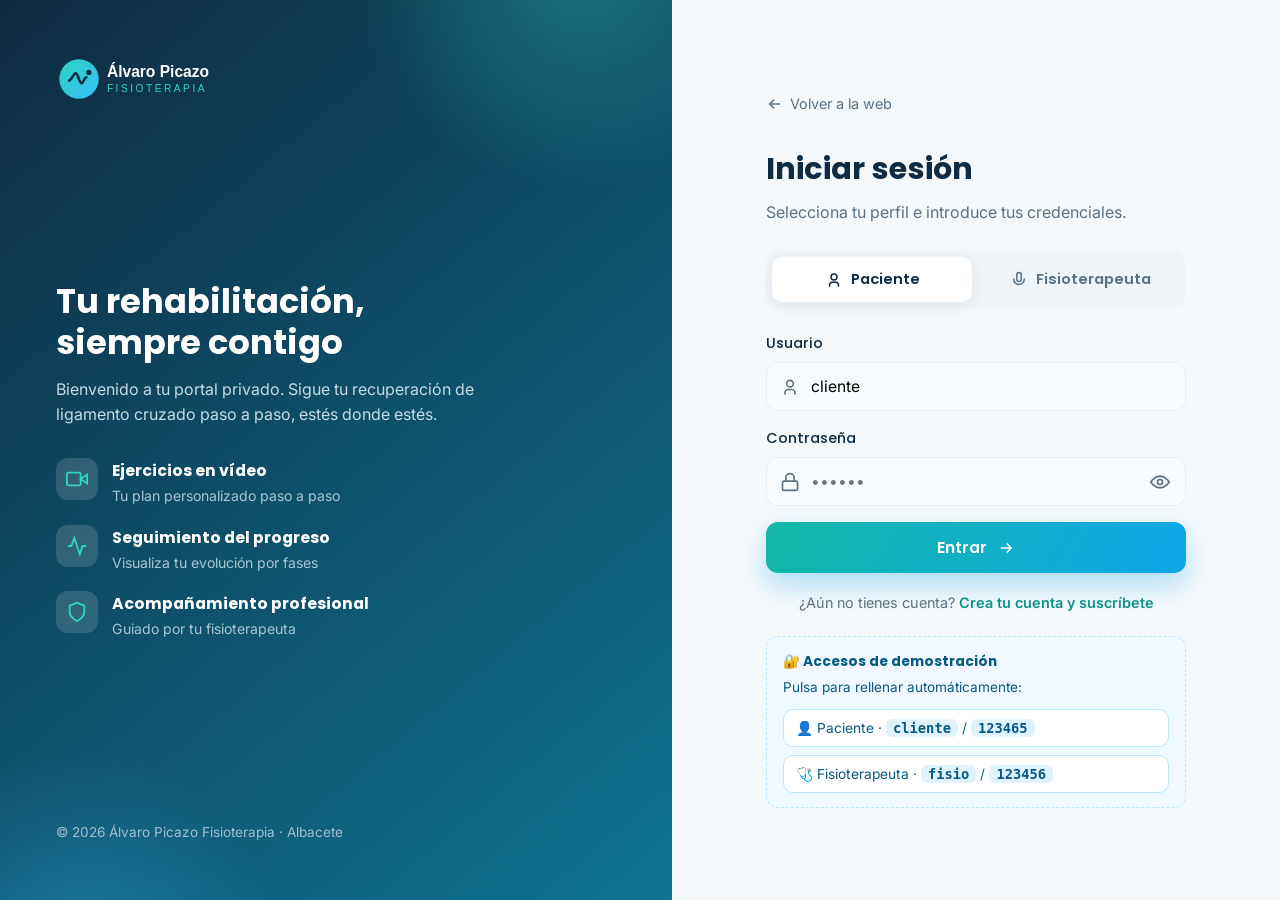
<file: admin.html>
<!DOCTYPE html>
<html lang="es">
<head>
  <meta charset="UTF-8" />
  <meta name="viewport" content="width=device-width, initial-scale=1.0" />
  <title>Panel del Fisioterapeuta | Álvaro Picazo</title>
  <meta name="robots" content="noindex, nofollow" />
  <link rel="icon" type="image/svg+xml" href="img/favicon.svg" />
  <meta name="theme-color" content="#0f2a43" />
  <link rel="preconnect" href="https://fonts.googleapis.com" />
  <link rel="preconnect" href="https://fonts.gstatic.com" crossorigin />
  <link href="https://fonts.googleapis.com/css2?family=Inter:wght@400;500;600&family=Poppins:wght@500;600;700;800&display=swap" rel="stylesheet" />
  <link rel="stylesheet" href="css/portal.css" />
</head>
<body>
  <div class="sidebar-back" id="sidebarBack"></div>
  <div class="app">
    <!-- ===== Sidebar ===== -->
    <aside class="sidebar" id="sidebar">
      <a href="index.html" class="brand"><img src="img/logo-light.svg" alt="Álvaro Picazo Fisioterapia" /></a>
      <nav class="side-nav" id="sideNav">
        <button data-view="resumen" class="active">
          <svg viewBox="0 0 24 24" fill="none" stroke="currentColor" stroke-width="2"><rect x="3" y="3" width="7" height="9"/><rect x="14" y="3" width="7" height="5"/><rect x="14" y="12" width="7" height="9"/><rect x="3" y="16" width="7" height="5"/></svg>
          Panel general
        </button>
        <button data-view="pacientes">
          <svg viewBox="0 0 24 24" fill="none" stroke="currentColor" stroke-width="2"><path d="M17 21v-2a4 4 0 00-4-4H5a4 4 0 00-4 4v2"/><circle cx="9" cy="7" r="4"/><path d="M23 21v-2a4 4 0 00-3-3.87M16 3.13a4 4 0 010 7.75"/></svg>
          Pacientes
        </button>
        <button data-view="videos">
          <svg viewBox="0 0 24 24" fill="none" stroke="currentColor" stroke-width="2"><path d="M23 7l-7 5 7 5V7z"/><rect x="1" y="5" width="15" height="14" rx="2"/></svg>
          Vídeos / ejercicios
        </button>
        <button data-view="mensajes">
          <svg viewBox="0 0 24 24" fill="none" stroke="currentColor" stroke-width="2"><path d="M21 15a2 2 0 01-2 2H7l-4 4V5a2 2 0 012-2h14a2 2 0 012 2z"/></svg>
          Mensajes
        </button>
      </nav>
      <div class="side-foot">
        <div class="side-user">
          <div class="av" id="userAv">A</div>
          <div><strong id="userName">Álvaro</strong><span id="userLabel">Fisioterapeuta</span></div>
        </div>
        <button class="logout-btn" id="logoutBtn">
          <svg viewBox="0 0 24 24" fill="none" stroke="currentColor" stroke-width="2"><path d="M9 21H5a2 2 0 01-2-2V5a2 2 0 012-2h4M16 17l5-5-5-5M21 12H9"/></svg>
          Cerrar sesión
        </button>
      </div>
    </aside>

    <!-- ===== Main ===== -->
    <main class="main">
      <div class="topbar">
        <div style="display:flex;align-items:center;gap:14px;">
          <button class="mobile-toggle" id="mobileToggle" aria-label="Menú">
            <svg viewBox="0 0 24 24" fill="none" stroke="currentColor" stroke-width="2"><path d="M3 12h18M3 6h18M3 18h18"/></svg>
          </button>
          <div>
            <h1 id="viewTitle">Panel general</h1>
            <span class="greet" id="greet">Bienvenido</span>
          </div>
        </div>
        <div class="topbar-actions">
          <button class="btn btn--light btn--sm" id="resetBtn" title="Restaurar datos de demostración">
            <svg viewBox="0 0 24 24" fill="none" stroke="currentColor" stroke-width="2" style="width:16px;height:16px;"><path d="M23 4v6h-6M1 20v-6h6"/><path d="M3.5 9a9 9 0 0114.9-3.4L23 10M1 14l4.6 4.4A9 9 0 0020.5 15"/></svg>
            Restaurar demo
          </button>
        </div>
      </div>

      <!-- ===== Vista: Panel general ===== -->
      <section class="view active" id="view-resumen">
        <div class="grid grid-4" style="margin-bottom:20px;">
          <div class="stat-card">
            <div class="sc-ic"><svg viewBox="0 0 24 24" fill="none" stroke-width="2"><path d="M17 21v-2a4 4 0 00-4-4H5a4 4 0 00-4 4v2"/><circle cx="9" cy="7" r="4"/></svg></div>
            <div class="sc-val" id="kpiPatients">0</div>
            <div class="sc-label">Pacientes activos</div>
          </div>
          <div class="stat-card alt3">
            <div class="sc-ic"><svg viewBox="0 0 24 24" fill="none" stroke-width="2"><path d="M23 7l-7 5 7 5V7z"/><rect x="1" y="5" width="15" height="14" rx="2"/></svg></div>
            <div class="sc-val" id="kpiVideos">0</div>
            <div class="sc-label">Vídeos publicados</div>
          </div>
          <div class="stat-card alt">
            <div class="sc-ic"><svg viewBox="0 0 24 24" fill="none" stroke-width="2"><rect x="3" y="4" width="18" height="18" rx="2"/><path d="M16 2v4M8 2v4M3 10h18"/></svg></div>
            <div class="sc-val" id="kpiSessions">0</div>
            <div class="sc-label">Sesiones esta semana</div>
          </div>
          <div class="stat-card alt2">
            <div class="sc-ic"><svg viewBox="0 0 24 24" fill="none" stroke-width="2"><path d="M22 11.08V12a10 10 0 11-5.93-9.14"/><path d="M22 4L12 14.01l-3-3"/></svg></div>
            <div class="sc-val" id="kpiNew">0</div>
            <div class="sc-label">Altas próximas</div>
          </div>
        </div>

        <div class="panel">
          <div class="panel-head">
            <div><h3>Pacientes recientes</h3><span class="panel-sub">Seguimiento de la actividad</span></div>
            <button class="btn btn--primary btn--sm" data-goto="videos">+ Subir vídeo</button>
          </div>
          <div style="overflow-x:auto;">
            <table class="tbl" id="recentTable">
              <thead><tr><th>Paciente</th><th>Lesión</th><th>Fase</th><th>Progreso</th><th>Estado</th></tr></thead>
              <tbody></tbody>
            </table>
          </div>
        </div>
      </section>

      <!-- ===== Vista: Pacientes ===== -->
      <section class="view" id="view-pacientes">
        <div class="panel">
          <div class="panel-head"><h3>Todos los pacientes</h3></div>
          <div style="overflow-x:auto;">
            <table class="tbl" id="patientsTable">
              <thead><tr><th>Paciente</th><th>Lesión</th><th>Fase</th><th>Progreso</th><th>Última visita</th><th>Estado</th></tr></thead>
              <tbody></tbody>
            </table>
          </div>
        </div>
      </section>

      <!-- ===== Vista: Vídeos ===== -->
      <section class="view" id="view-videos">
        <div class="grid grid-2" style="align-items:start;">
          <div class="panel">
            <h3>Subir nuevo ejercicio</h3>
            <p class="panel-sub">Sube un vídeo desde tu dispositivo o enlaza uno de YouTube.</p>

            <div class="frm">
              <label>Fuente del vídeo</label>
              <div class="filters" id="srcTabs" style="margin-bottom:16px;">
                <button type="button" class="active" data-src="youtube">YouTube</button>
                <button type="button" data-src="file">Subir archivo</button>
                <button type="button" data-src="url">Enlace directo</button>
              </div>

              <div id="srcYoutube">
                <label>ID o URL de YouTube</label>
                <input type="text" id="ytInput" placeholder="https://youtube.com/watch?v=XXXX o el ID" />
              </div>
              <div id="srcFile" style="display:none;">
                <div class="upload-zone" id="uploadZone">
                  <svg viewBox="0 0 24 24" fill="none" stroke-width="2"><path d="M21 15v4a2 2 0 01-2 2H5a2 2 0 01-2-2v-4M17 8l-5-5-5 5M12 3v12"/></svg>
                  <strong>Haz clic o arrastra un vídeo aquí</strong>
                  <span id="fileName">MP4, WebM · máx. recomendado 50 MB</span>
                  <input type="file" id="fileInput" accept="video/*" hidden />
                </div>
              </div>
              <div id="srcUrl" style="display:none;">
                <label>URL del vídeo (.mp4)</label>
                <input type="text" id="urlInput" placeholder="https://.../ejercicio.mp4" />
              </div>

              <label style="margin-top:16px;">Título del ejercicio</label>
              <input type="text" id="vTitle" placeholder="Ej. Sentadilla parcial con apoyo" />

              <div class="form-row">
                <div>
                  <label>Fase</label>
                  <select id="vPhase">
                    <option value="1">Fase 1 — Aguda / preoperatoria</option>
                    <option value="2">Fase 2 — Recuperación temprana</option>
                    <option value="3">Fase 3 — Fortalecimiento</option>
                    <option value="4">Fase 4 — Vuelta al deporte</option>
                  </select>
                </div>
                <div>
                  <label>Categoría</label>
                  <select id="vCategory">
                    <option>Movilidad</option><option>Fuerza</option>
                    <option>Propiocepción</option><option>Pliometría</option>
                    <option>Estiramiento</option><option>Cardio</option>
                  </select>
                </div>
              </div>
              <div class="form-row">
                <div><label>Duración</label><input type="text" id="vDuration" placeholder="Ej. 5 min" /></div>
                <div><label>Series / repeticiones</label><input type="text" id="vReps" placeholder="Ej. 3 series x 12 rep" /></div>
              </div>

              <label>Descripción</label>
              <textarea id="vDesc" placeholder="Indicaciones para el paciente..."></textarea>

              <button class="btn btn--primary btn--block" id="publishBtn">
                <svg viewBox="0 0 24 24" fill="none" stroke="currentColor" stroke-width="2"><path d="M12 5v14M5 12h14"/></svg>
                Publicar ejercicio
              </button>
            </div>
          </div>

          <div class="panel">
            <div class="panel-head"><h3>Vídeos publicados</h3><span class="pill info" id="videoCount">0</span></div>
            <div class="notice">
              <svg viewBox="0 0 24 24" fill="none" stroke-width="2"><circle cx="12" cy="12" r="10"/><path d="M12 16v-4M12 8h.01"/></svg>
              <span>Los vídeos subidos como <strong>archivo</strong> se guardan en este navegador (demo). Para producción se conectaría un servidor o almacenamiento en la nube.</span>
            </div>
            <div class="ex-grid" id="adminVideos" style="grid-template-columns:1fr;"></div>
          </div>
        </div>
      </section>

      <!-- ===== Vista: Mensajes ===== -->
      <section class="view" id="view-mensajes">
        <div class="panel">
          <div class="panel-head">
            <h3>Mensajes con pacientes</h3>
            <select id="chatPatient" style="padding:10px 14px;border:1.5px solid var(--line);border-radius:11px;font-family:inherit;background:#f8fbfd;font-size:.92rem;"></select>
          </div>
          <div id="chatBox" style="display:flex;flex-direction:column;gap:12px;max-height:420px;overflow-y:auto;padding:6px 0;margin-bottom:18px;"></div>
          <div style="display:flex;gap:10px;">
            <input type="text" id="chatInput" placeholder="Responder al paciente..." style="flex:1;padding:13px 15px;border:1.5px solid var(--line);border-radius:12px;font-family:inherit;background:#f8fbfd;" />
            <button class="btn btn--primary" id="chatSend">Enviar</button>
          </div>
        </div>
      </section>
    </main>
  </div>

  <!-- Modal de vídeo -->
  <div class="modal-back" id="videoModal">
    <div class="modal">
      <div class="modal-head">
        <h3 id="modalTitle">Ejercicio</h3>
        <button class="modal-close" id="modalClose" aria-label="Cerrar"><svg viewBox="0 0 24 24" fill="none" stroke="currentColor" stroke-width="2"><path d="M18 6L6 18M6 6l12 12"/></svg></button>
      </div>
      <div class="modal-body">
        <div class="modal-video" id="modalVideo"></div>
        <p id="modalDesc" style="color:var(--muted);"></p>
        <div class="ex-meta" id="modalMeta" style="margin-top:14px;"></div>
      </div>
    </div>
  </div>

  <div class="toast" id="toast"><svg viewBox="0 0 24 24" fill="none" stroke-width="2"><path d="M20 6L9 17l-5-5"/></svg><span id="toastMsg">Guardado</span></div>

  <script src="js/portal-data.js"></script>
  <script src="js/portal-ui.js"></script>
  <script src="js/admin.js"></script>
</body>
</html>
</file>
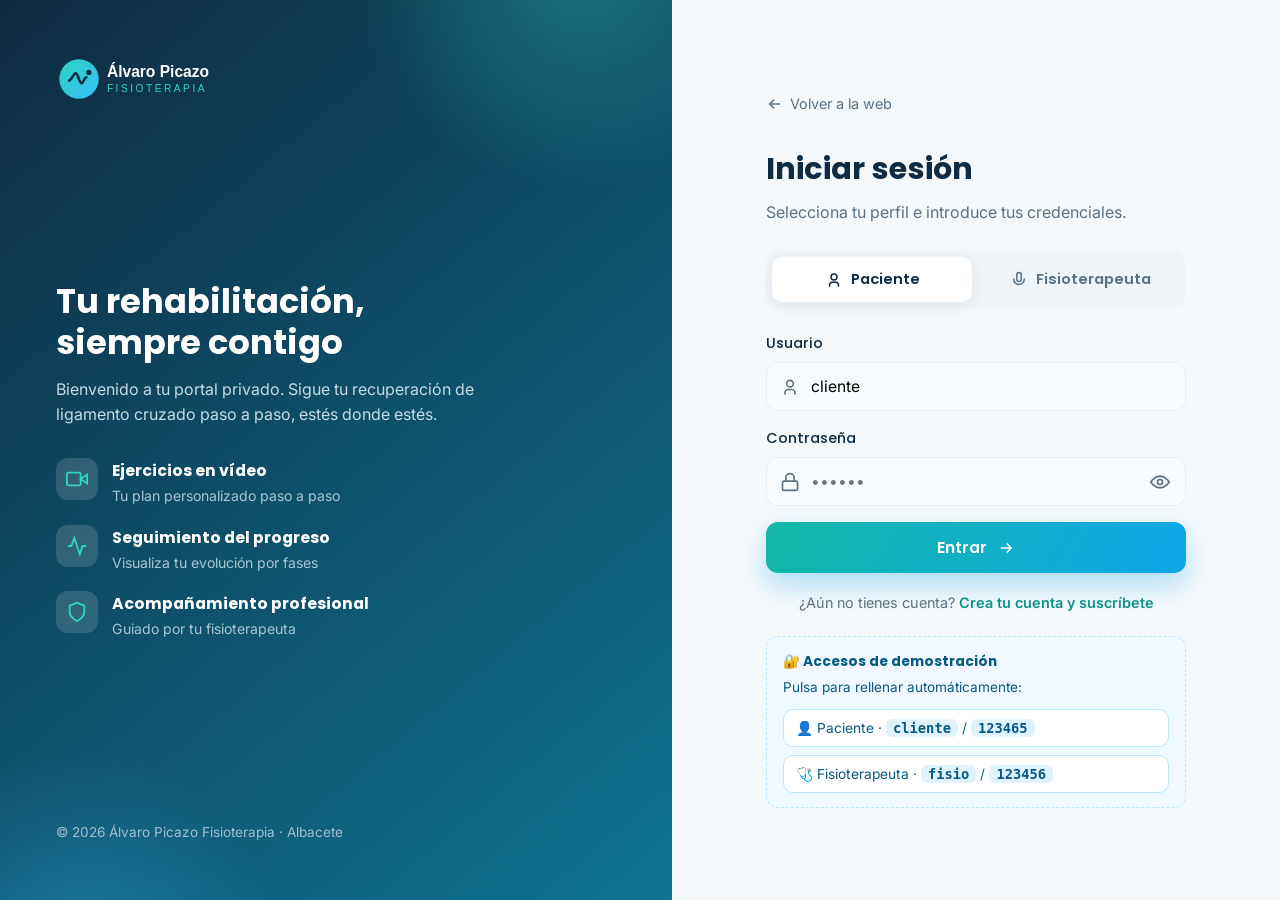
<file: paciente.html>
<!DOCTYPE html>
<html lang="es">
<head>
  <meta charset="UTF-8" />
  <meta name="viewport" content="width=device-width, initial-scale=1.0" />
  <title>Mi Rehabilitación | Portal del Paciente · Álvaro Picazo</title>
  <meta name="robots" content="noindex, nofollow" />
  <link rel="icon" type="image/svg+xml" href="img/favicon.svg" />
  <meta name="theme-color" content="#0f2a43" />
  <link rel="preconnect" href="https://fonts.googleapis.com" />
  <link rel="preconnect" href="https://fonts.gstatic.com" crossorigin />
  <link href="https://fonts.googleapis.com/css2?family=Inter:wght@400;500;600&family=Poppins:wght@500;600;700;800&display=swap" rel="stylesheet" />
  <link rel="stylesheet" href="css/portal.css" />
</head>
<body>
  <!-- definición de gradiente para el anillo de progreso -->
  <svg width="0" height="0" style="position:absolute"><defs>
    <linearGradient id="ringGrad" x1="0" y1="0" x2="1" y2="1">
      <stop offset="0" stop-color="#14b8a6"/><stop offset="1" stop-color="#0ea5e9"/>
    </linearGradient>
  </defs></svg>

  <div class="sidebar-back" id="sidebarBack"></div>
  <div class="app">
    <!-- ===== Sidebar ===== -->
    <aside class="sidebar" id="sidebar">
      <a href="index.html" class="brand"><img src="img/logo-light.svg" alt="Álvaro Picazo Fisioterapia" /></a>
      <nav class="side-nav" id="sideNav">
        <button data-view="resumen" class="active">
          <svg viewBox="0 0 24 24" fill="none" stroke="currentColor" stroke-width="2"><rect x="3" y="3" width="7" height="9"/><rect x="14" y="3" width="7" height="5"/><rect x="14" y="12" width="7" height="9"/><rect x="3" y="16" width="7" height="5"/></svg>
          Resumen
        </button>
        <button data-view="ejercicios">
          <svg viewBox="0 0 24 24" fill="none" stroke="currentColor" stroke-width="2"><path d="M23 7l-7 5 7 5V7z"/><rect x="1" y="5" width="15" height="14" rx="2"/></svg>
          Mis ejercicios
        </button>
        <button data-view="progreso">
          <svg viewBox="0 0 24 24" fill="none" stroke="currentColor" stroke-width="2"><path d="M22 12h-4l-3 9L9 3l-3 9H2"/></svg>
          Mi progreso
        </button>
        <button data-view="mensajes">
          <svg viewBox="0 0 24 24" fill="none" stroke="currentColor" stroke-width="2"><path d="M21 15a2 2 0 01-2 2H7l-4 4V5a2 2 0 012-2h14a2 2 0 012 2z"/></svg>
          Mensajes
        </button>
      </nav>
      <div class="side-foot">
        <div class="side-user">
          <div class="av" id="userAv">M</div>
          <div><strong id="userName">Paciente</strong><span id="userLabel">Paciente</span></div>
        </div>
        <button class="logout-btn" id="logoutBtn">
          <svg viewBox="0 0 24 24" fill="none" stroke="currentColor" stroke-width="2"><path d="M9 21H5a2 2 0 01-2-2V5a2 2 0 012-2h4M16 17l5-5-5-5M21 12H9"/></svg>
          Cerrar sesión
        </button>
      </div>
    </aside>

    <!-- ===== Main ===== -->
    <main class="main">
      <div class="topbar">
        <div style="display:flex;align-items:center;gap:14px;">
          <button class="mobile-toggle" id="mobileToggle" aria-label="Menú">
            <svg viewBox="0 0 24 24" fill="none" stroke="currentColor" stroke-width="2"><path d="M3 12h18M3 6h18M3 18h18"/></svg>
          </button>
          <div>
            <h1 id="viewTitle">Resumen</h1>
            <span class="greet" id="greet">Bienvenida de nuevo</span>
          </div>
        </div>
        <div class="topbar-actions">
          <span class="pill info" id="phasePill">Fase 2 de 4</span>
        </div>
      </div>

      <!-- ===== Vista: Resumen ===== -->
      <section class="view active" id="view-resumen">
        <div class="notice">
          <svg viewBox="0 0 24 24" fill="none" stroke-width="2"><circle cx="12" cy="12" r="10"/><path d="M12 16v-4M12 8h.01"/></svg>
          <div id="injuryInfo">Cargando información de tu lesión...</div>
        </div>

        <div class="grid grid-4" style="margin-bottom:20px;">
          <div class="stat-card">
            <div class="sc-ic"><svg viewBox="0 0 24 24" fill="none" stroke-width="2"><path d="M22 12h-4l-3 9L9 3l-3 9H2"/></svg></div>
            <div class="sc-val" id="kpiOverall">0%</div>
            <div class="sc-label">Progreso global</div>
          </div>
          <div class="stat-card alt3">
            <div class="sc-ic"><svg viewBox="0 0 24 24" fill="none" stroke-width="2"><path d="M12 2v20M2 12h20"/></svg></div>
            <div class="sc-val" id="kpiRom">0°</div>
            <div class="sc-label">Rango de movimiento</div>
          </div>
          <div class="stat-card alt">
            <div class="sc-ic"><svg viewBox="0 0 24 24" fill="none" stroke-width="2"><path d="M6 9l6-6 6 6M6 15l6 6 6-6"/></svg></div>
            <div class="sc-val" id="kpiStrength">0%</div>
            <div class="sc-label">Fuerza vs. pierna sana</div>
          </div>
          <div class="stat-card alt2">
            <div class="sc-ic"><svg viewBox="0 0 24 24" fill="none" stroke-width="2"><rect x="3" y="4" width="18" height="18" rx="2"/><path d="M16 2v4M8 2v4M3 10h18"/></svg></div>
            <div class="sc-val" id="kpiNext" style="font-size:1.1rem;">—</div>
            <div class="sc-label">Próxima sesión</div>
          </div>
        </div>

        <div class="grid grid-2">
          <div class="panel">
            <h3>Tu recuperación</h3>
            <p class="panel-sub">Progreso global del tratamiento</p>
            <div class="ring-wrap">
              <div class="ring">
                <svg width="140" height="140" viewBox="0 0 140 140">
                  <circle class="ring-bg" cx="70" cy="70" r="60"/>
                  <circle class="ring-fg" id="ringFg" cx="70" cy="70" r="60" stroke-dasharray="377" stroke-dashoffset="377"/>
                </svg>
                <div class="ring-val" id="ringVal">0%</div>
              </div>
              <div>
                <p style="color:var(--muted);margin-bottom:10px;">Vas por buen camino. Sigue tu plan de ejercicios para avanzar a la siguiente fase.</p>
                <button class="btn btn--primary btn--sm" data-goto="ejercicios">Ver mis ejercicios</button>
              </div>
            </div>
          </div>

          <div class="panel">
            <div class="panel-head"><h3>Fases del tratamiento</h3></div>
            <div class="phases" id="phasesList"></div>
          </div>
        </div>

        <div class="panel" style="margin-top:20px;">
          <div class="panel-head">
            <div><h3>Ejercicios recomendados para hoy</h3><span class="panel-sub">Según tu fase actual</span></div>
            <button class="btn btn--light btn--sm" data-goto="ejercicios">Ver todos</button>
          </div>
          <div class="ex-grid" id="todayEx"></div>
        </div>
      </section>

      <!-- ===== Vista: Ejercicios ===== -->
      <section class="view" id="view-ejercicios">
        <div class="filters" id="exFilters">
          <button class="active" data-f="all">Todos</button>
          <button data-f="1">Fase 1</button>
          <button data-f="2">Fase 2</button>
          <button data-f="3">Fase 3</button>
          <button data-f="4">Fase 4</button>
        </div>
        <div class="ex-grid" id="allEx"></div>
      </section>

      <!-- ===== Vista: Progreso ===== -->
      <section class="view" id="view-progreso">
        <div class="grid grid-2">
          <div class="panel">
            <h3>Evolución del dolor</h3>
            <p class="panel-sub">Escala 0–10 en las últimas semanas (menos es mejor)</p>
            <div class="chart" id="painChart"></div>
          </div>
          <div class="panel">
            <h3>Registrar sensación de hoy</h3>
            <p class="panel-sub">Comparte cómo te encuentras con tu fisio</p>
            <div class="frm">
              <label>Nivel de dolor (0–10)</label>
              <input type="range" min="0" max="10" value="2" id="painRange" style="padding:0;background:transparent;" />
              <div style="display:flex;justify-content:space-between;font-size:.8rem;color:var(--muted);margin-top:-8px;margin-bottom:14px;">
                <span>Sin dolor</span><strong id="painVal" style="color:var(--teal-600);">2</strong><span>Máximo</span>
              </div>
              <label>Rango de movimiento estimado (grados)</label>
              <input type="number" id="romInput" value="110" min="0" max="160" />
              <label>Notas (opcional)</label>
              <textarea id="sessionNotes" placeholder="Ej. He notado la rodilla más estable al subir escaleras..."></textarea>
              <button class="btn btn--primary btn--block" id="saveSession">Guardar registro</button>
            </div>
          </div>
        </div>
        <div class="panel" style="margin-top:20px;">
          <div class="panel-head"><h3>Historial de sesiones</h3></div>
          <div style="overflow-x:auto;">
            <table class="tbl" id="sessionsTable">
              <thead><tr><th>Fecha</th><th>Dolor</th><th>Rango (°)</th><th>Estado</th><th>Notas</th></tr></thead>
              <tbody></tbody>
            </table>
          </div>
        </div>
      </section>

      <!-- ===== Vista: Mensajes ===== -->
      <section class="view" id="view-mensajes">
        <div class="panel">
          <div class="panel-head"><h3>Conversación con tu fisioterapeuta</h3></div>
          <div id="chatBox" style="display:flex;flex-direction:column;gap:12px;max-height:420px;overflow-y:auto;padding:6px 0;margin-bottom:18px;"></div>
          <div style="display:flex;gap:10px;">
            <input type="text" id="chatInput" placeholder="Escribe un mensaje..." style="flex:1;padding:13px 15px;border:1.5px solid var(--line);border-radius:12px;font-family:inherit;background:#f8fbfd;" />
            <button class="btn btn--primary" id="chatSend">Enviar</button>
          </div>
        </div>
      </section>
    </main>
  </div>

  <!-- Modal de vídeo -->
  <div class="modal-back" id="videoModal">
    <div class="modal">
      <div class="modal-head">
        <h3 id="modalTitle">Ejercicio</h3>
        <button class="modal-close" id="modalClose" aria-label="Cerrar"><svg viewBox="0 0 24 24" fill="none" stroke="currentColor" stroke-width="2"><path d="M18 6L6 18M6 6l12 12"/></svg></button>
      </div>
      <div class="modal-body">
        <div class="modal-video" id="modalVideo"></div>
        <p id="modalDesc" style="color:var(--muted);"></p>
        <div class="ex-meta" id="modalMeta" style="margin-top:14px;"></div>
      </div>
    </div>
  </div>

  <div class="toast" id="toast"><svg viewBox="0 0 24 24" fill="none" stroke-width="2"><path d="M20 6L9 17l-5-5"/></svg><span id="toastMsg">Guardado</span></div>

  <script src="js/portal-data.js"></script>
  <script src="js/portal-ui.js"></script>
  <script src="js/paciente.js"></script>
</body>
</html>
</file>
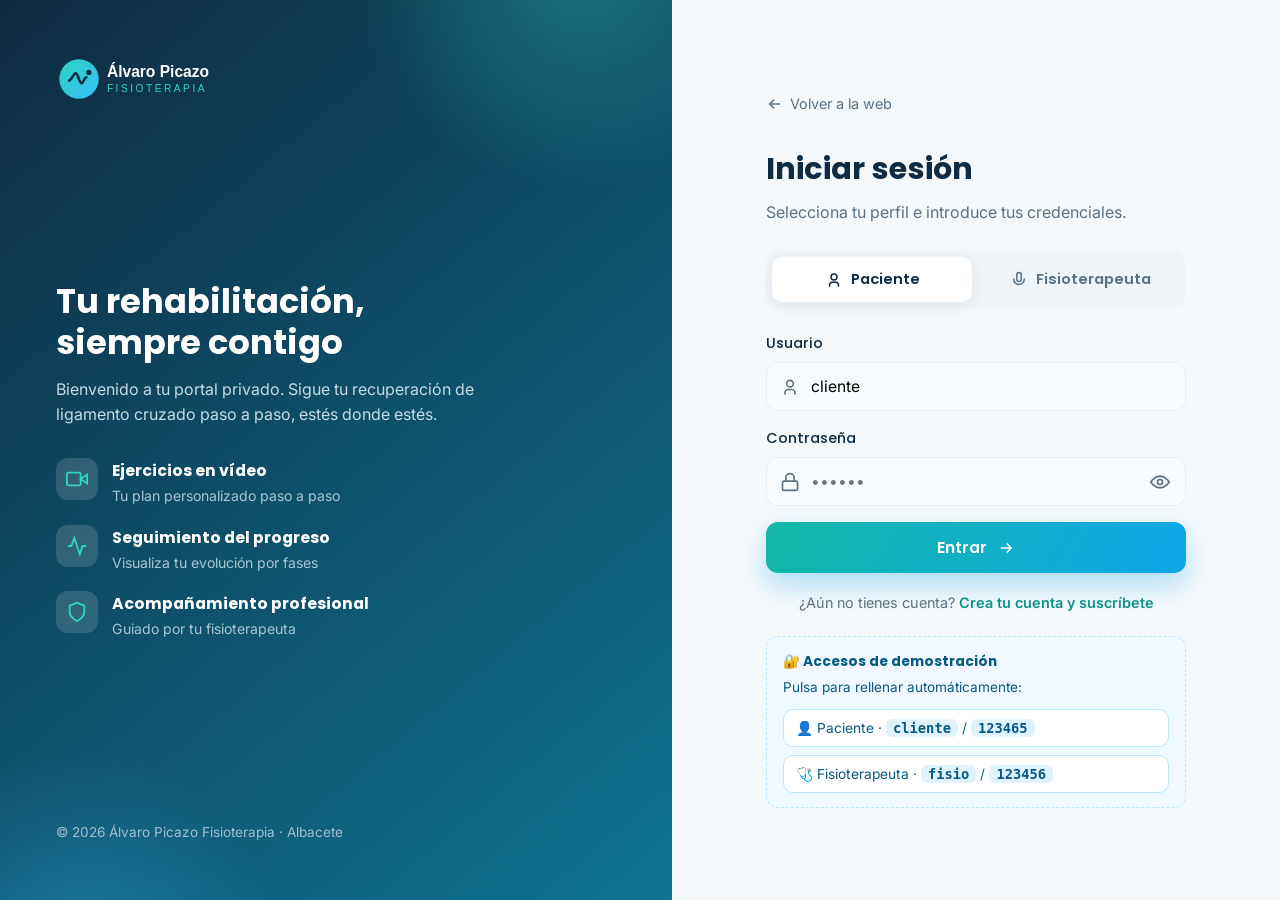
<file: portal.html>
<!DOCTYPE html>
<html lang="es">
<head>
  <meta charset="UTF-8" />
  <meta name="viewport" content="width=device-width, initial-scale=1.0" />
  <title>Acceso al Portal del Paciente | Álvaro Picazo Fisioterapia</title>
  <meta name="description" content="Accede a tu portal de rehabilitación: sigue tus ejercicios en vídeo y tu progreso. Acceso para pacientes y fisioterapeuta." />
  <meta name="robots" content="noindex, follow" />
  <link rel="icon" type="image/svg+xml" href="img/favicon.svg" />
  <meta name="theme-color" content="#0f2a43" />
  <link rel="preconnect" href="https://fonts.googleapis.com" />
  <link rel="preconnect" href="https://fonts.gstatic.com" crossorigin />
  <link href="https://fonts.googleapis.com/css2?family=Inter:wght@400;500;600&family=Poppins:wght@500;600;700;800&display=swap" rel="stylesheet" />
  <link rel="stylesheet" href="css/portal.css" />
</head>
<body>
  <div class="login-wrap">
    <!-- Aside informativo -->
    <aside class="login-aside">
      <div class="la-top">
        <a href="index.html" class="brand"><img src="img/logo-light.svg" alt="Álvaro Picazo Fisioterapia" /></a>
      </div>
      <div class="la-mid">
        <h2>Tu rehabilitación,<br/>siempre contigo</h2>
        <p>Bienvenido a tu portal privado. Sigue tu recuperación de ligamento cruzado paso a paso, estés donde estés.</p>
        <ul class="la-features">
          <li>
            <div class="lf-ic"><svg viewBox="0 0 24 24" fill="none" stroke-width="2"><path d="M23 7l-7 5 7 5V7z"/><rect x="1" y="5" width="15" height="14" rx="2"/></svg></div>
            <div><strong>Ejercicios en vídeo</strong><span>Tu plan personalizado paso a paso</span></div>
          </li>
          <li>
            <div class="lf-ic"><svg viewBox="0 0 24 24" fill="none" stroke-width="2"><path d="M22 12h-4l-3 9L9 3l-3 9H2"/></svg></div>
            <div><strong>Seguimiento del progreso</strong><span>Visualiza tu evolución por fases</span></div>
          </li>
          <li>
            <div class="lf-ic"><svg viewBox="0 0 24 24" fill="none" stroke-width="2"><path d="M12 22s8-4 8-10V5l-8-3-8 3v7c0 6 8 10 8 10z"/></svg></div>
            <div><strong>Acompañamiento profesional</strong><span>Guiado por tu fisioterapeuta</span></div>
          </li>
        </ul>
      </div>
      <div class="la-bottom">© <span class="yr"></span> Álvaro Picazo Fisioterapia · Albacete</div>
    </aside>

    <!-- Formulario login -->
    <main class="login-main">
      <div class="login-card">
        <a href="index.html" class="back">
          <svg viewBox="0 0 24 24" fill="none" stroke="currentColor" stroke-width="2"><path d="M19 12H5M11 18l-6-6 6-6"/></svg>
          Volver a la web
        </a>
        <h1>Iniciar sesión</h1>
        <p class="sub">Selecciona tu perfil e introduce tus credenciales.</p>

        <div class="role-tabs" id="roleTabs">
          <button type="button" data-role="cliente" class="active">
            <svg viewBox="0 0 24 24" fill="none" stroke="currentColor" stroke-width="2"><circle cx="12" cy="8" r="4"/><path d="M6 21v-2a4 4 0 014-4h4a4 4 0 014 4v2"/></svg>
            Paciente
          </button>
          <button type="button" data-role="fisio">
            <svg viewBox="0 0 24 24" fill="none" stroke="currentColor" stroke-width="2"><path d="M12 2a3 3 0 00-3 3v6a3 3 0 006 0V5a3 3 0 00-3-3z"/><path d="M19 10v1a7 7 0 01-14 0v-1"/></svg>
            Fisioterapeuta
          </button>
        </div>

        <form id="loginForm" novalidate>
          <div class="login-error" id="loginError">Usuario o contraseña incorrectos. Inténtalo de nuevo.</div>
          <div class="field">
            <label for="user">Usuario</label>
            <div class="input-wrap">
              <svg class="ic" viewBox="0 0 24 24" fill="none" stroke-width="2"><circle cx="12" cy="8" r="4"/><path d="M6 21v-2a4 4 0 014-4h4a4 4 0 014 4v2"/></svg>
              <input type="text" id="user" name="user" placeholder="cliente" autocomplete="username" required />
            </div>
          </div>
          <div class="field">
            <label for="pass">Contraseña</label>
            <div class="input-wrap">
              <svg class="ic" viewBox="0 0 24 24" fill="none" stroke-width="2"><rect x="3" y="11" width="18" height="11" rx="2"/><path d="M7 11V7a5 5 0 0110 0v4"/></svg>
              <input type="password" id="pass" name="pass" placeholder="••••••" autocomplete="current-password" required />
              <button type="button" class="toggle-pass" id="togglePass" aria-label="Mostrar contraseña">
                <svg viewBox="0 0 24 24" fill="none" stroke="currentColor" stroke-width="2"><path d="M1 12s4-7 11-7 11 7 11 7-4 7-11 7-11-7-11-7z"/><circle cx="12" cy="12" r="3"/></svg>
              </button>
            </div>
          </div>
          <button type="submit" class="btn btn--primary btn--block">
            Entrar
            <svg viewBox="0 0 24 24" fill="none" stroke="currentColor" stroke-width="2"><path d="M5 12h14M13 6l6 6-6 6"/></svg>
          </button>
        </form>

        <p class="muted-link" style="margin-top:18px;">¿Aún no tienes cuenta? <a href="register.html">Crea tu cuenta y suscríbete</a></p>

        <div class="demo-hint">
          <strong>🔐 Accesos de demostración</strong>
          <span style="display:block;margin-top:4px;">Pulsa para rellenar automáticamente:</span>
          <div style="display:flex;flex-direction:column;gap:8px;margin-top:10px;">
            <button type="button" class="demo-fill" data-user="cliente" data-pass="123465">
              👤 Paciente · <code>cliente</code> / <code>123465</code>
            </button>
            <button type="button" class="demo-fill" data-user="fisio" data-pass="123456">
              🩺 Fisioterapeuta · <code>fisio</code> / <code>123456</code>
            </button>
          </div>
        </div>
      </div>
    </main>
  </div>

  <script src="js/portal-data.js"></script>
  <script src="js/login.js"></script>
</body>
</html>
</file>
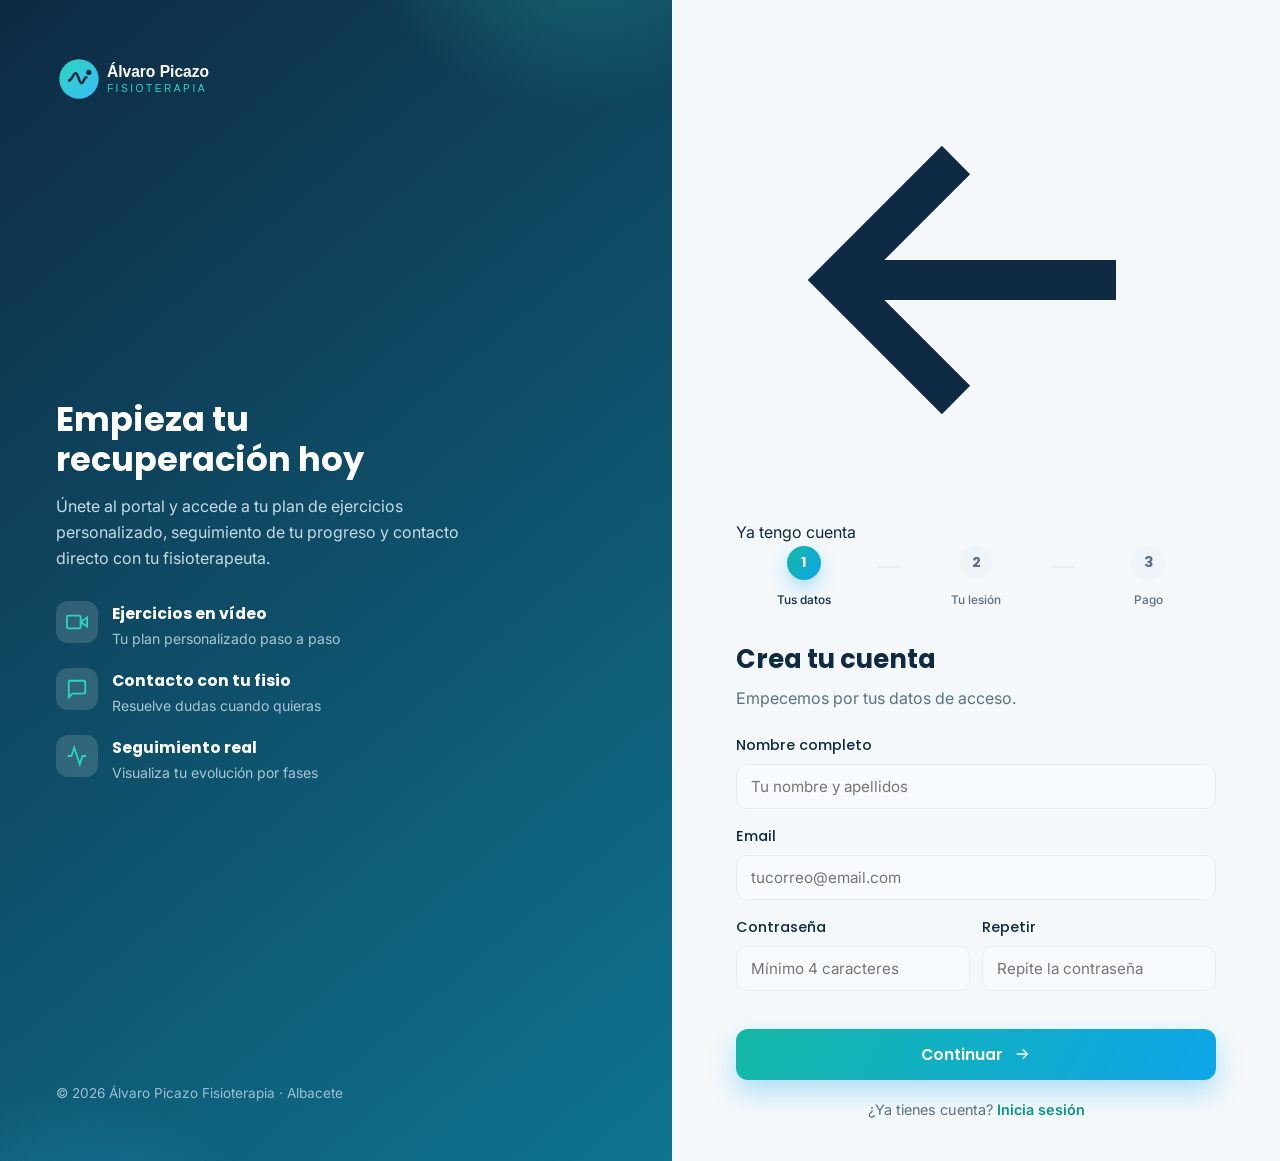
<file: register.html>
<!DOCTYPE html>
<html lang="es">
<head>
  <meta charset="UTF-8" />
  <meta name="viewport" content="width=device-width, initial-scale=1.0" />
  <title>Crear cuenta | Portal del Paciente · Álvaro Picazo</title>
  <meta name="description" content="Regístrate en el portal del paciente de Álvaro Picazo. Sigue tu rehabilitación con ejercicios en vídeo y contacto directo con tu fisio." />
  <meta name="robots" content="noindex, follow" />
  <link rel="icon" type="image/svg+xml" href="img/favicon.svg" />
  <meta name="theme-color" content="#0f2a43" />
  <link rel="preconnect" href="https://fonts.googleapis.com" />
  <link rel="preconnect" href="https://fonts.gstatic.com" crossorigin />
  <link href="https://fonts.googleapis.com/css2?family=Inter:wght@400;500;600&family=Poppins:wght@500;600;700;800&display=swap" rel="stylesheet" />
  <link rel="stylesheet" href="css/portal.css" />
</head>
<body>
  <div class="login-wrap">
    <!-- Aside -->
    <aside class="login-aside">
      <div class="la-top">
        <a href="index.html" class="brand"><img src="img/logo-light.svg" alt="Álvaro Picazo Fisioterapia" /></a>
      </div>
      <div class="la-mid">
        <h2>Empieza tu<br/>recuperación hoy</h2>
        <p>Únete al portal y accede a tu plan de ejercicios personalizado, seguimiento de tu progreso y contacto directo con tu fisioterapeuta.</p>
        <ul class="la-features">
          <li><div class="lf-ic"><svg viewBox="0 0 24 24" fill="none" stroke-width="2"><path d="M23 7l-7 5 7 5V7z"/><rect x="1" y="5" width="15" height="14" rx="2"/></svg></div><div><strong>Ejercicios en vídeo</strong><span>Tu plan personalizado paso a paso</span></div></li>
          <li><div class="lf-ic"><svg viewBox="0 0 24 24" fill="none" stroke-width="2"><path d="M21 15a2 2 0 01-2 2H7l-4 4V5a2 2 0 012-2h14a2 2 0 012 2z"/></svg></div><div><strong>Contacto con tu fisio</strong><span>Resuelve dudas cuando quieras</span></div></li>
          <li><div class="lf-ic"><svg viewBox="0 0 24 24" fill="none" stroke-width="2"><path d="M22 12h-4l-3 9L9 3l-3 9H2"/></svg></div><div><strong>Seguimiento real</strong><span>Visualiza tu evolución por fases</span></div></li>
        </ul>
      </div>
      <div class="la-bottom">© <span class="yr"></span> Álvaro Picazo Fisioterapia · Albacete</div>
    </aside>

    <!-- Wizard -->
    <main class="login-main">
      <div class="wizard">
        <a href="portal.html" class="back">
          <svg viewBox="0 0 24 24" fill="none" stroke="currentColor" stroke-width="2"><path d="M19 12H5M11 18l-6-6 6-6"/></svg>
          Ya tengo cuenta
        </a>

        <div class="steps" id="steps">
          <div class="step active" data-step="1"><div class="dot">1</div><small>Tus datos</small></div>
          <div class="line"></div>
          <div class="step" data-step="2"><div class="dot">2</div><small>Tu lesión</small></div>
          <div class="line"></div>
          <div class="step" data-step="3"><div class="dot">3</div><small>Pago</small></div>
        </div>

        <div class="login-error" id="regError">Revisa los datos.</div>

        <!-- Paso 1: Datos -->
        <section class="wstep active" id="wstep-1">
          <h1 style="font-size:1.6rem;margin-bottom:6px;">Crea tu cuenta</h1>
          <p class="sub" style="color:var(--muted);margin-bottom:22px;">Empecemos por tus datos de acceso.</p>
          <div class="frm">
            <label>Nombre completo</label>
            <input type="text" id="rName" placeholder="Tu nombre y apellidos" />
            <label>Email</label>
            <input type="email" id="rEmail" placeholder="tucorreo@email.com" />
            <div class="field-half">
              <div><label>Contraseña</label><input type="password" id="rPass" placeholder="Mínimo 4 caracteres" /></div>
              <div><label>Repetir</label><input type="password" id="rPass2" placeholder="Repite la contraseña" /></div>
            </div>
          </div>
          <div class="wbtns">
            <button class="btn btn--primary btn--block" data-next="2">Continuar <svg viewBox="0 0 24 24" fill="none" stroke="currentColor" stroke-width="2"><path d="M5 12h14M13 6l6 6-6 6"/></svg></button>
          </div>
        </section>

        <!-- Paso 2: Lesión -->
        <section class="wstep" id="wstep-2">
          <h1 style="font-size:1.6rem;margin-bottom:6px;">Cuéntanos tu caso</h1>
          <p class="sub" style="color:var(--muted);margin-bottom:22px;">Esto ayuda a Álvaro a preparar tu plan.</p>
          <div class="frm">
            <label>¿Cuál es tu lesión o motivo?</label>
            <select id="rInjury">
              <option value="">Selecciona...</option>
              <option>Rotura de ligamento cruzado (LCA)</option>
              <option>Lesión de menisco</option>
              <option>Esguince / lesión de tobillo</option>
              <option>Lesión muscular</option>
              <option>Dolor de espalda / lumbar</option>
              <option>Hombro</option>
              <option>Postoperatorio</option>
              <option>Otra</option>
            </select>
            <label>¿Qué te gustaría mejorar o conseguir?</label>
            <input type="text" id="rGoal" placeholder="Ej. volver a correr, jugar sin dolor..." />
            <label>Dudas o notas para tu fisio (opcional)</label>
            <textarea id="rNotes" placeholder="Cuéntale a Álvaro cualquier cosa relevante: cuándo te lesionaste, si te operaron, qué deporte practicas..."></textarea>
          </div>
          <div class="wbtns">
            <button class="btn btn--light" data-prev="1"><svg viewBox="0 0 24 24" fill="none" stroke="currentColor" stroke-width="2"><path d="M19 12H5M11 18l-6-6 6-6"/></svg> Atrás</button>
            <button class="btn btn--primary" style="flex:1;" data-next="3">Ir al pago <svg viewBox="0 0 24 24" fill="none" stroke="currentColor" stroke-width="2"><path d="M5 12h14M13 6l6 6-6 6"/></svg></button>
          </div>
        </section>

        <!-- Paso 3: Pago -->
        <section class="wstep" id="wstep-3">
          <h1 style="font-size:1.6rem;margin-bottom:6px;">Activa tu portal</h1>
          <p class="sub" style="color:var(--muted);margin-bottom:22px;">Suscripción mensual, cancela cuando quieras.</p>

          <div class="plan-box">
            <div class="pb-top">
              <h4 id="planName">Plan Recuperación</h4>
              <div class="price"><span id="planPrice">150</span>€ <small>/mes</small></div>
            </div>
            <ul>
              <li><svg viewBox="0 0 24 24" fill="none" stroke="currentColor" stroke-width="2"><path d="M20 6L9 17l-5-5"/></svg> Plan de ejercicios en vídeo personalizado</li>
              <li><svg viewBox="0 0 24 24" fill="none" stroke="currentColor" stroke-width="2"><path d="M20 6L9 17l-5-5"/></svg> Seguimiento de tu progreso por fases</li>
              <li><svg viewBox="0 0 24 24" fill="none" stroke="currentColor" stroke-width="2"><path d="M20 6L9 17l-5-5"/></svg> Chat directo con tu fisioterapeuta</li>
              <li><svg viewBox="0 0 24 24" fill="none" stroke="currentColor" stroke-width="2"><path d="M20 6L9 17l-5-5"/></svg> Registro de dolor y movilidad</li>
            </ul>
          </div>

          <div class="card-visual">
            <div class="cv-chip"></div>
            <div class="cv-num" id="cvNum">•••• •••• •••• ••••</div>
            <div class="cv-row"><span id="cvName">NOMBRE APELLIDOS</span><span id="cvExp">MM/AA</span></div>
          </div>

          <div class="frm">
            <label>Número de tarjeta</label>
            <input type="text" id="cardNum" inputmode="numeric" maxlength="19" placeholder="4242 4242 4242 4242" />
            <div class="field-half">
              <div><label>Caducidad</label><input type="text" id="cardExp" maxlength="5" placeholder="MM/AA" /></div>
              <div><label>CVC</label><input type="text" id="cardCvc" inputmode="numeric" maxlength="4" placeholder="123" /></div>
            </div>
          </div>
          <div class="demo-hint" style="margin-top:0;">🔒 Pago de demostración — no se realiza ningún cobro real. Usa cualquier número, p. ej. <code>4242 4242 4242 4242</code>.</div>

          <div class="wbtns">
            <button class="btn btn--light" data-prev="2"><svg viewBox="0 0 24 24" fill="none" stroke="currentColor" stroke-width="2"><path d="M19 12H5M11 18l-6-6 6-6"/></svg> Atrás</button>
            <button class="btn btn--primary" style="flex:1;" id="payBtn">Pagar 150€ y activar</button>
          </div>
        </section>

        <!-- Paso 4: Éxito -->
        <section class="wstep" id="wstep-4">
          <div class="pay-success">
            <div class="check"><svg viewBox="0 0 24 24" fill="none" stroke="currentColor" stroke-width="3"><path d="M20 6L9 17l-5-5"/></svg></div>
            <h2>¡Cuenta activada!</h2>
            <p>Tu suscripción al <strong>Plan Recuperación</strong> está activa.</p>
            <p>Álvaro revisará tu caso y preparará tu plan de ejercicios.</p>
            <button class="btn btn--primary btn--block" id="goPortal" style="margin-top:22px;">Entrar a mi portal <svg viewBox="0 0 24 24" fill="none" stroke="currentColor" stroke-width="2"><path d="M5 12h14M13 6l6 6-6 6"/></svg></button>
          </div>
        </section>

        <p class="muted-link" id="loginLink">¿Ya tienes cuenta? <a href="portal.html">Inicia sesión</a></p>
      </div>
    </main>
  </div>

  <script src="js/portal-data.js"></script>
  <script src="js/register.js"></script>
</body>
</html>
</file>
<file: css/style.css>
/* ===========================================================
   Álvaro Picazo Fisioterapia — Hoja de estilos principal
   =========================================================== */

:root {
  --navy: #0f2a43;
  --navy-700: #163a5c;
  --teal: #14b8a6;
  --teal-600: #0d9488;
  --sky: #0ea5e9;
  --accent: #f97316;
  --ink: #0f2a43;
  --muted: #5b7184;
  --line: #e6edf3;
  --bg: #ffffff;
  --bg-soft: #f5f9fb;
  --bg-soft-2: #eef6f8;
  --white: #ffffff;
  --shadow-sm: 0 4px 16px rgba(15, 42, 67, .07);
  --shadow-md: 0 14px 40px rgba(15, 42, 67, .12);
  --shadow-lg: 0 30px 70px rgba(15, 42, 67, .18);
  --radius: 18px;
  --radius-lg: 28px;
  --grad: linear-gradient(120deg, var(--teal), var(--sky));
  --grad-dark: linear-gradient(125deg, #0f2a43, #0e7490);
  --container: 1180px;
  --ease: cubic-bezier(.22, 1, .36, 1);
}

* { margin: 0; padding: 0; box-sizing: border-box; }

html { scroll-behavior: smooth; -webkit-text-size-adjust: 100%; }

body {
  font-family: 'Inter', system-ui, -apple-system, Segoe UI, Roboto, Arial, sans-serif;
  color: var(--ink);
  background: var(--bg);
  line-height: 1.65;
  overflow-x: hidden;
}

h1, h2, h3, h4, .logo-text {
  font-family: 'Poppins', system-ui, sans-serif;
  line-height: 1.15;
  color: var(--navy);
  font-weight: 700;
}

a { color: inherit; text-decoration: none; }
img, svg { max-width: 100%; display: block; }
ul { list-style: none; }

.container {
  width: 100%;
  max-width: var(--container);
  margin: 0 auto;
  padding: 0 24px;
}

.eyebrow {
  display: inline-flex;
  align-items: center;
  gap: 8px;
  font-family: 'Poppins', sans-serif;
  font-weight: 600;
  font-size: .82rem;
  letter-spacing: 2px;
  text-transform: uppercase;
  color: var(--teal-600);
  background: var(--bg-soft-2);
  padding: 7px 14px;
  border-radius: 999px;
}
.eyebrow::before { content: ""; width: 7px; height: 7px; border-radius: 50%; background: var(--teal); }

.section { padding: 96px 0; position: relative; }
.section--soft { background: var(--bg-soft); }
.section--dark { background: var(--grad-dark); color: #cfe3ee; }
.section--dark h2, .section--dark h3 { color: #fff; }

.section-head { max-width: 680px; margin: 0 auto 56px; text-align: center; }
.section-head h2 { font-size: clamp(1.9rem, 4vw, 2.7rem); margin: 16px 0 14px; }
.section-head p { color: var(--muted); font-size: 1.06rem; }
.section--dark .section-head p { color: #a9c6d6; }

/* ---------- Buttons ---------- */
.btn {
  display: inline-flex;
  align-items: center;
  justify-content: center;
  gap: 10px;
  font-family: 'Poppins', sans-serif;
  font-weight: 600;
  font-size: .98rem;
  padding: 14px 26px;
  border-radius: 999px;
  border: none;
  cursor: pointer;
  transition: transform .25s var(--ease), box-shadow .25s var(--ease), background .25s, color .25s;
  white-space: nowrap;
}
.btn svg { width: 18px; height: 18px; }
.btn--primary { background: var(--grad); color: #fff; box-shadow: 0 12px 26px rgba(14, 165, 233, .32); }
.btn--primary:hover { transform: translateY(-3px); box-shadow: 0 18px 34px rgba(14, 165, 233, .42); }
.btn--ghost { background: rgba(255, 255, 255, .14); color: #fff; border: 1.5px solid rgba(255, 255, 255, .4); }
.btn--ghost:hover { background: rgba(255, 255, 255, .24); transform: translateY(-3px); }
.btn--dark { background: var(--navy); color: #fff; }
.btn--dark:hover { background: var(--navy-700); transform: translateY(-3px); box-shadow: var(--shadow-md); }
.btn--outline { background: transparent; color: var(--navy); border: 1.5px solid var(--line); }
.btn--outline:hover { border-color: var(--teal); color: var(--teal-600); transform: translateY(-3px); }
.btn--block { width: 100%; }

/* ---------- Header / Nav ---------- */
.header {
  position: fixed;
  inset: 0 0 auto 0;
  z-index: 1000;
  padding: 18px 0;
  transition: background .35s, box-shadow .35s, padding .35s;
}
.header.scrolled {
  background: rgba(255, 255, 255, .92);
  backdrop-filter: saturate(180%) blur(14px);
  box-shadow: 0 6px 24px rgba(15, 42, 67, .08);
  padding: 10px 0;
}
.nav { display: flex; align-items: center; justify-content: space-between; gap: 24px; }
.brand { display: flex; align-items: center; }
.brand img { height: 44px; transition: height .35s; }
.header.scrolled .brand img { height: 40px; }

/* hero is dark, make logo readable before scroll */
.brand .logo-on-dark { display: block; }
.brand .logo-on-light { display: none; }
.header.scrolled .brand .logo-on-dark { display: none; }
.header.scrolled .brand .logo-on-light { display: block; }

.menu { display: flex; align-items: center; gap: 6px; }
.menu a {
  font-family: 'Poppins', sans-serif;
  font-weight: 500;
  font-size: .95rem;
  color: #e9f3f8;
  padding: 9px 14px;
  border-radius: 999px;
  transition: color .25s, background .25s;
}
.header.scrolled .menu a { color: var(--navy); }
.menu a:hover { color: var(--teal); }
.header.scrolled .menu a:hover { background: var(--bg-soft); }

.nav-actions { display: flex; align-items: center; gap: 12px; }
.nav-cta {
  display: inline-flex; align-items: center; gap: 9px; position: relative; overflow: hidden;
  font-family: 'Poppins', sans-serif; font-weight: 600; font-size: .92rem;
  background: var(--grad); color: #fff; padding: 11px 22px; border-radius: 999px;
  box-shadow: 0 10px 24px rgba(14, 165, 233, .38); transition: transform .25s var(--ease), box-shadow .25s;
}
.nav-cta svg { width: 17px; height: 17px; }
.nav-cta::after {
  content: ""; position: absolute; top: 0; left: -120%; width: 60%; height: 100%;
  background: linear-gradient(100deg, transparent, rgba(255,255,255,.55), transparent);
  transform: skewX(-20deg); animation: ctaShine 4.5s ease-in-out infinite;
}
@keyframes ctaShine { 0%, 60% { left: -120%; } 85%, 100% { left: 160%; } }
.nav-cta:hover { transform: translateY(-2px); box-shadow: 0 16px 30px rgba(14, 165, 233, .5); }

.burger { display: none; flex-direction: column; gap: 5px; background: none; border: 0; cursor: pointer; padding: 8px; }
.burger span { width: 26px; height: 2.6px; background: #fff; border-radius: 3px; transition: .3s; }
.header.scrolled .burger span { background: var(--navy); }
.burger.open span:nth-child(1) { transform: translateY(7.6px) rotate(45deg); }
.burger.open span:nth-child(2) { opacity: 0; }
.burger.open span:nth-child(3) { transform: translateY(-7.6px) rotate(-45deg); }

/* ---------- Hero ---------- */
.hero {
  position: relative;
  padding: 168px 0 110px;
  background: var(--grad-dark);
  color: #fff;
  overflow: hidden;
}
.hero::before {
  content: ""; position: absolute; inset: 0;
  background:
    radial-gradient(60% 60% at 85% 10%, rgba(45, 212, 191, .28), transparent 60%),
    radial-gradient(50% 50% at 10% 90%, rgba(56, 189, 248, .22), transparent 60%);
}
.hero-grid {
  position: relative;
  display: grid;
  grid-template-columns: 1.05fr .95fr;
  gap: 50px;
  align-items: center;
}
.hero-badge {
  display: inline-flex; align-items: center; gap: 8px;
  background: rgba(255, 255, 255, .12);
  border: 1px solid rgba(255, 255, 255, .22);
  padding: 8px 16px; border-radius: 999px;
  font-size: .85rem; font-weight: 500; color: #d7ecf5;
  backdrop-filter: blur(6px);
}
.hero h1 {
  color: #fff;
  font-size: clamp(2.3rem, 5.4vw, 3.8rem);
  margin: 22px 0 18px;
  letter-spacing: -.5px;
}
.hero h1 .grad-text {
  background: linear-gradient(120deg, #2dd4bf, #7dd3fc);
  -webkit-background-clip: text; background-clip: text; color: transparent;
}
.hero p.lead { font-size: 1.14rem; color: #c6dbe7; max-width: 520px; }
.hero-actions { display: flex; flex-wrap: wrap; gap: 14px; margin-top: 32px; }
.hero-stats { display: flex; gap: 36px; margin-top: 44px; flex-wrap: wrap; }
.hero-stats .stat strong {
  font-family: 'Poppins', sans-serif; font-size: 2rem; color: #fff; display: block; line-height: 1;
}
.hero-stats .stat span { font-size: .85rem; color: #9fc0d2; }

.hero-visual { position: relative; }
.hero-visual img { width: 100%; animation: floaty 6s ease-in-out infinite; }
.hero-chip {
  position: absolute; background: #fff; color: var(--navy);
  border-radius: 16px; padding: 12px 16px; box-shadow: var(--shadow-md);
  display: flex; align-items: center; gap: 10px; font-weight: 600; font-size: .9rem;
}
.hero-chip i { display: grid; place-items: center; width: 34px; height: 34px; border-radius: 10px; background: var(--bg-soft-2); color: var(--teal-600); }
.hero-chip svg { width: 18px; height: 18px; }
.hero-chip--1 { top: 18%; left: -14px; animation: floaty 5s ease-in-out infinite; }
.hero-chip--2 { bottom: 12%; right: -10px; animation: floaty 7s ease-in-out infinite .8s; }

@keyframes floaty { 0%, 100% { transform: translateY(0); } 50% { transform: translateY(-14px); } }

/* shader WebGL (mesh gradient animado) */
.hero-shader { position: absolute; inset: 0; width: 100%; height: 100%; z-index: 0; display: block; }
.hero.shader-on::before { opacity: .55; mix-blend-mode: soft-light; }
.hero.shader-on .hero-aurora { display: none; }
.hero > .container { position: relative; z-index: 3; }
.hero-particles { z-index: 2; }

/* aurora animada en el hero (respaldo si no hay WebGL) */
.hero-aurora { position: absolute; inset: 0; overflow: hidden; pointer-events: none; }
.hero-aurora span { position: absolute; border-radius: 50%; filter: blur(70px); opacity: .55; mix-blend-mode: screen; }
.hero-aurora .a1 { width: 460px; height: 460px; background: #2dd4bf; top: -120px; left: -80px; animation: aurora1 16s ease-in-out infinite; }
.hero-aurora .a2 { width: 520px; height: 520px; background: #0ea5e9; bottom: -160px; right: -100px; animation: aurora2 20s ease-in-out infinite; }
.hero-aurora .a3 { width: 360px; height: 360px; background: #6366f1; top: 30%; right: 25%; opacity: .35; animation: aurora3 24s ease-in-out infinite; }
@keyframes aurora1 { 0%,100%{transform:translate(0,0) scale(1);} 50%{transform:translate(120px,80px) scale(1.18);} }
@keyframes aurora2 { 0%,100%{transform:translate(0,0) scale(1);} 50%{transform:translate(-100px,-60px) scale(1.12);} }
@keyframes aurora3 { 0%,100%{transform:translate(0,0);} 33%{transform:translate(-80px,50px);} 66%{transform:translate(60px,-40px);} }

/* partículas flotantes */
.hero-particles { position: absolute; inset: 0; pointer-events: none; overflow: hidden; }
.hero-particles i { position: absolute; bottom: -20px; width: 8px; height: 8px; border-radius: 50%; background: rgba(255,255,255,.5); animation: rise linear infinite; }
@keyframes rise { to { transform: translateY(-110vh) translateX(40px); opacity: 0; } }

/* texto con gradiente animado */
.grad-text { background: linear-gradient(120deg, #2dd4bf, #7dd3fc, #2dd4bf); background-size: 200% auto; -webkit-background-clip: text; background-clip: text; color: transparent; animation: shine 5s linear infinite; }
@keyframes shine { to { background-position: 200% center; } }

/* wave divider */
.hero-wave { position: absolute; left: 0; right: 0; bottom: -1px; line-height: 0; z-index: 2; }
.hero-wave svg { width: 100%; height: 80px; }

/* ---------- Trust strip ---------- */
.trust { background: var(--bg-soft); padding: 30px 0; }
.trust-inner { display: flex; align-items: center; justify-content: space-between; gap: 24px; flex-wrap: wrap; }
.trust-item { display: flex; align-items: center; gap: 12px; color: var(--muted); font-weight: 500; }
.trust-item svg { width: 26px; height: 26px; color: var(--teal-600); flex: none; }

/* ---------- Services ---------- */
.cards { display: grid; grid-template-columns: repeat(3, 1fr); gap: 26px; }
.card {
  background: var(--white);
  border: 1px solid var(--line);
  border-radius: var(--radius-lg);
  padding: 34px 30px;
  transition: transform .35s var(--ease), box-shadow .35s var(--ease), border-color .35s;
  position: relative;
  overflow: hidden;
}
.card::after {
  content: ""; position: absolute; inset: auto -40% -60% auto; width: 180px; height: 180px;
  background: var(--grad); opacity: 0; border-radius: 50%; filter: blur(30px);
  transition: opacity .4s;
}
.card:hover { transform: translateY(-8px); box-shadow: var(--shadow-lg); border-color: transparent; }
.card:hover::after { opacity: .12; }
.card-icon {
  width: 58px; height: 58px; border-radius: 16px; display: grid; place-items: center;
  background: var(--grad); color: #fff; margin-bottom: 20px;
  box-shadow: 0 10px 22px rgba(14, 165, 233, .28);
}
.card-icon svg { width: 28px; height: 28px; }
.card h3 { font-size: 1.22rem; margin-bottom: 10px; }
.card p { color: var(--muted); font-size: .97rem; }
.card .card-link { margin-top: 16px; display: inline-flex; align-items: center; gap: 6px; color: var(--teal-600); font-weight: 600; font-size: .92rem; }
.card .card-link svg { width: 16px; height: 16px; transition: transform .3s; }
.card:hover .card-link svg { transform: translateX(4px); }

/* ---------- About ---------- */
.about-grid { display: grid; grid-template-columns: .9fr 1.1fr; gap: 56px; align-items: center; }
.about-visual { position: relative; }
.about-visual img { width: 100%; border-radius: var(--radius-lg); box-shadow: var(--shadow-md); }
.about-exp {
  position: absolute; right: -16px; bottom: -16px;
  background: var(--navy); color: #fff; border-radius: 20px; padding: 18px 22px; box-shadow: var(--shadow-lg);
  text-align: center;
}
.about-exp strong { font-family: 'Poppins', sans-serif; font-size: 2rem; display: block; color: #2dd4bf; }
.about-exp span { font-size: .8rem; color: #cbd5e1; }
.about-content h2 { font-size: clamp(1.9rem, 4vw, 2.6rem); margin: 16px 0 18px; }
.about-content p { color: var(--muted); margin-bottom: 16px; }
.about-list { display: grid; grid-template-columns: 1fr 1fr; gap: 14px; margin: 24px 0 30px; }
.about-list li { display: flex; align-items: center; gap: 10px; font-weight: 500; color: var(--ink); }
.about-list svg { width: 22px; height: 22px; color: var(--teal); flex: none; }

/* ---------- ACL Feature ---------- */
.acl-grid { display: grid; grid-template-columns: 1fr 1fr; gap: 56px; align-items: center; }
.acl-content .eyebrow { background: rgba(45, 212, 191, .15); color: #5eead4; }
.acl-steps { margin-top: 28px; display: grid; gap: 16px; }
.acl-step {
  display: flex; gap: 16px; align-items: flex-start;
  background: rgba(255, 255, 255, .06); border: 1px solid rgba(255, 255, 255, .1);
  border-radius: 16px; padding: 16px 18px;
  transition: transform .3s var(--ease), background .3s;
}
.acl-step:hover { transform: translateX(6px); background: rgba(255, 255, 255, .1); }
.acl-step .num {
  flex: none; width: 40px; height: 40px; border-radius: 12px; display: grid; place-items: center;
  background: var(--grad); color: #fff; font-family: 'Poppins', sans-serif; font-weight: 700;
}
.acl-step h4 { color: #fff; font-size: 1.05rem; margin-bottom: 3px; }
.acl-step p { color: #a9c6d6; font-size: .92rem; margin: 0; }
.acl-visual { background: #fff; border-radius: var(--radius-lg); padding: 22px; box-shadow: var(--shadow-lg); }

/* ---------- Rodilla 3D interactiva ---------- */
.acl-visual.knee-wrap { background: rgba(255,255,255,.05); border: 1px solid rgba(255,255,255,.12); box-shadow: none; padding: 22px; }
.knee3d { display: flex; flex-direction: column; align-items: center; gap: 16px; }
.knee3d-perspective { width: 100%; perspective: 1100px; display: flex; justify-content: center; background: linear-gradient(160deg,#eef9fb,#e3f0fb); border-radius: 20px; padding: 26px 0; box-shadow: inset 0 0 0 1px rgba(255,255,255,.5); }
.knee3d-stage { position: relative; width: 280px; height: 340px; transform-style: preserve-3d; will-change: transform; cursor: grab; touch-action: pan-y; }
.knee3d-stage:active { cursor: grabbing; }
.knee-layer { position: absolute; inset: 0; }
.knee-layer.depth-back { transform: translateZ(-26px); }
.knee-layer.depth-mid  { transform: translateZ(4px); }
.knee-layer.depth-front{ transform: translateZ(32px); }
.knee-layer svg { width: 100%; height: 100%; overflow: visible; }
.knee-layer [data-part] { cursor: pointer; transition: opacity .3s, filter .3s; }
.knee3d.has-sel .knee-layer [data-part]:not(.active) { opacity: .3; }
.knee-layer [data-part].active { filter: drop-shadow(0 0 7px rgba(45,212,191,.95)); }
.knee-layer [data-part]:hover { opacity: 1 !important; }
.knee-hint { color: #9fc0d2; font-size: .8rem; display: flex; align-items: center; gap: 6px; }
.knee-hint svg { width: 16px; height: 16px; }
.knee-legend { display: flex; flex-wrap: wrap; gap: 8px; justify-content: center; }
.knee-legend button { background: rgba(255,255,255,.08); border: 1px solid rgba(255,255,255,.18); color: #cfe3ee; padding: 7px 13px; border-radius: 999px; font-family: inherit; font-size: .8rem; font-weight: 500; cursor: pointer; display: flex; align-items: center; gap: 7px; transition: .2s; }
.knee-legend button .dot { width: 9px; height: 9px; border-radius: 50%; }
.knee-legend button.active, .knee-legend button:hover { background: #fff; color: var(--navy); border-color: #fff; }
.knee-info { background: rgba(255,255,255,.06); border: 1px solid rgba(255,255,255,.12); border-radius: 14px; padding: 16px 18px; width: 100%; min-height: 96px; }
.knee-info h4 { color: #fff; margin-bottom: 5px; font-size: 1.05rem; }
.knee-info p { color: #a9c6d6; font-size: .9rem; margin: 0; }

/* ---------- Portal promo ---------- */
.portal-promo {
  background: var(--grad);
  border-radius: var(--radius-lg);
  padding: 56px;
  color: #fff;
  position: relative;
  overflow: hidden;
  display: grid;
  grid-template-columns: 1.1fr .9fr;
  gap: 40px;
  align-items: center;
}
.portal-promo::before {
  content: ""; position: absolute; inset: -50% -10% auto auto; width: 360px; height: 360px;
  background: rgba(255, 255, 255, .12); border-radius: 50%;
}
.portal-promo h2 { color: #fff; font-size: clamp(1.7rem, 3.6vw, 2.5rem); margin-bottom: 14px; position: relative; }
.portal-promo p { color: rgba(255, 255, 255, .9); margin-bottom: 26px; position: relative; max-width: 460px; }
.portal-features { display: grid; gap: 14px; position: relative; }
.portal-features li { display: flex; align-items: center; gap: 12px; font-weight: 500; }
.portal-features svg { width: 24px; height: 24px; flex: none; }
.portal-mock {
  position: relative; background: rgba(255, 255, 255, .14); border: 1px solid rgba(255,255,255,.3);
  border-radius: 20px; padding: 22px; backdrop-filter: blur(8px);
}
.portal-mock .pm-bar { height: 10px; border-radius: 6px; background: rgba(255,255,255,.4); margin-bottom: 10px; }
.portal-mock .pm-bar.w70 { width: 70%; }
.portal-mock .pm-bar.w50 { width: 50%; }
.portal-mock .pm-row { display: flex; gap: 10px; margin: 16px 0; }
.portal-mock .pm-card { flex: 1; height: 64px; border-radius: 12px; background: rgba(255,255,255,.22); }
.portal-mock .pm-prog { height: 12px; border-radius: 8px; background: rgba(255,255,255,.25); overflow: hidden; }
.portal-mock .pm-prog span { display: block; height: 100%; width: 72%; background: #fff; border-radius: 8px; }

/* ---------- Testimonials ---------- */
.quotes { display: grid; grid-template-columns: repeat(3, 1fr); gap: 24px; }
.quote {
  background: #fff; border: 1px solid var(--line); border-radius: var(--radius-lg);
  padding: 30px; box-shadow: var(--shadow-sm); transition: transform .35s var(--ease), box-shadow .35s;
}
.quote:hover { transform: translateY(-6px); box-shadow: var(--shadow-md); }
.quote .stars { color: #fbbf24; display: flex; gap: 2px; margin-bottom: 14px; }
.quote .stars svg { width: 18px; height: 18px; }
.quote p { color: var(--ink); font-size: 1.02rem; margin-bottom: 20px; }
.quote .who { display: flex; align-items: center; gap: 12px; }
.quote .avatar {
  width: 46px; height: 46px; border-radius: 50%; display: grid; place-items: center;
  background: var(--grad); color: #fff; font-family: 'Poppins', sans-serif; font-weight: 700;
}
.quote .who strong { display: block; font-family: 'Poppins', sans-serif; font-size: .98rem; }
.quote .who span { font-size: .82rem; color: var(--muted); }

/* ---------- Stats band ---------- */
.statband { display: grid; grid-template-columns: repeat(4, 1fr); gap: 24px; text-align: center; }
.statband .s strong { font-family: 'Poppins', sans-serif; font-size: clamp(2.2rem, 5vw, 3.2rem); display: block; color: #fff; }
.statband .s span { color: #a9c6d6; font-weight: 500; }

/* ---------- Contact ---------- */
.contact-grid { display: grid; grid-template-columns: 1fr 1fr; gap: 48px; align-items: stretch; }
.contact-info { display: grid; gap: 18px; align-content: start; }
.ci-item {
  display: flex; gap: 16px; align-items: flex-start;
  background: #fff; border: 1px solid var(--line); border-radius: 16px; padding: 18px 20px;
  transition: transform .3s var(--ease), box-shadow .3s;
}
.ci-item:hover { transform: translateY(-4px); box-shadow: var(--shadow-sm); }
.ci-item .ci-ic { width: 46px; height: 46px; border-radius: 12px; background: var(--bg-soft-2); color: var(--teal-600); display: grid; place-items: center; flex: none; }
.ci-item .ci-ic svg { width: 22px; height: 22px; }
.ci-item strong { font-family: 'Poppins', sans-serif; display: block; }
.ci-item a, .ci-item span { color: var(--muted); }
.ci-item a:hover { color: var(--teal-600); }
.socials { display: flex; gap: 12px; margin-top: 6px; }
.socials a { width: 44px; height: 44px; border-radius: 12px; background: var(--navy); color: #fff; display: grid; place-items: center; transition: transform .3s, background .3s; }
.socials a:hover { transform: translateY(-4px); background: var(--teal-600); }
.socials svg { width: 20px; height: 20px; }

.contact-form {
  background: #fff; border: 1px solid var(--line); border-radius: var(--radius-lg);
  padding: 34px; box-shadow: var(--shadow-md);
}
.field { margin-bottom: 16px; }
.field label { display: block; font-weight: 500; font-size: .9rem; margin-bottom: 7px; font-family: 'Poppins', sans-serif; }
.field input, .field textarea, .field select {
  width: 100%; padding: 13px 15px; border: 1.5px solid var(--line); border-radius: 12px;
  font-family: inherit; font-size: .96rem; color: var(--ink); background: var(--bg-soft); transition: border-color .25s, background .25s, box-shadow .25s;
}
.field input:focus, .field textarea:focus, .field select:focus {
  outline: none; border-color: var(--teal); background: #fff; box-shadow: 0 0 0 4px rgba(20, 184, 166, .12);
}
.field textarea { resize: vertical; min-height: 120px; }
.form-note { font-size: .82rem; color: var(--muted); margin-top: 12px; text-align: center; }
.form-success {
  display: none; background: #ecfdf5; color: #047857; border: 1px solid #a7f3d0;
  padding: 14px 16px; border-radius: 12px; font-weight: 500; margin-bottom: 16px;
}
.form-success.show { display: block; animation: pop .4s var(--ease); }
@keyframes pop { from { transform: scale(.96); opacity: 0; } to { transform: scale(1); opacity: 1; } }

/* ---------- FAQ ---------- */
.faq { max-width: 820px; margin: 0 auto; display: grid; gap: 14px; }
.faq-item { background: #fff; border: 1px solid var(--line); border-radius: 16px; overflow: hidden; }
.faq-q { width: 100%; text-align: left; background: none; border: 0; cursor: pointer; padding: 20px 22px; font-family: 'Poppins', sans-serif; font-weight: 600; font-size: 1.04rem; color: var(--navy); display: flex; justify-content: space-between; align-items: center; gap: 16px; }
.faq-q .chev { width: 24px; height: 24px; flex: none; transition: transform .3s; color: var(--teal-600); }
.faq-item.open .chev { transform: rotate(180deg); }
.faq-a { max-height: 0; overflow: hidden; transition: max-height .35s var(--ease); }
.faq-a p { padding: 0 22px 20px; color: var(--muted); }

/* ---------- Footer ---------- */
.footer { background: var(--navy); color: #aac3d3; padding: 70px 0 28px; }
.footer-grid { display: grid; grid-template-columns: 1.4fr 1fr 1fr 1.2fr; gap: 40px; }
.footer h4 { color: #fff; font-size: 1rem; margin-bottom: 18px; }
.footer .brand img { height: 42px; margin-bottom: 16px; }
.footer p { font-size: .92rem; line-height: 1.7; }
.footer ul { display: grid; gap: 10px; }
.footer ul a { font-size: .92rem; transition: color .25s, padding .25s; }
.footer ul a:hover { color: var(--teal); padding-left: 4px; }
.footer-bottom { border-top: 1px solid rgba(255,255,255,.1); margin-top: 50px; padding-top: 22px; display: flex; justify-content: space-between; gap: 16px; flex-wrap: wrap; font-size: .85rem; }

/* ---------- Floating WhatsApp ---------- */
.wa-float {
  position: fixed; right: 22px; bottom: 22px; z-index: 900;
  width: 58px; height: 58px; border-radius: 50%; background: #25d366; color: #fff;
  display: grid; place-items: center; box-shadow: 0 12px 30px rgba(37, 211, 102, .45);
  transition: transform .3s; animation: pulse 2.4s infinite;
}
.wa-float:hover { transform: scale(1.08); }
.wa-float svg { width: 30px; height: 30px; }
@keyframes pulse { 0% { box-shadow: 0 0 0 0 rgba(37,211,102,.45);} 70% { box-shadow: 0 0 0 16px rgba(37,211,102,0);} 100% { box-shadow: 0 0 0 0 rgba(37,211,102,0);} }

/* ---------- Marquee de confianza ---------- */
.marquee { background: var(--navy); padding: 18px 0; overflow: hidden; }
.marquee-track { display: flex; gap: 56px; width: max-content; animation: scrollx 26s linear infinite; }
.marquee:hover .marquee-track { animation-play-state: paused; }
.marquee-item { display: flex; align-items: center; gap: 10px; color: #9fc0d2; font-family: 'Poppins',sans-serif; font-weight: 600; font-size: 1rem; white-space: nowrap; }
.marquee-item svg { width: 22px; height: 22px; stroke: #2dd4bf; }
@keyframes scrollx { to { transform: translateX(-50%); } }

/* ---------- 3D tilt / spotlight ---------- */
.tilt { transform-style: preserve-3d; transition: transform .25s var(--ease); will-change: transform; }
.spotlight { position: relative; }
.spotlight::before {
  content: ""; position: absolute; inset: 0; border-radius: inherit; opacity: 0; transition: opacity .3s;
  background: radial-gradient(220px circle at var(--mx, 50%) var(--my, 50%), rgba(20,184,166,.16), transparent 60%);
  pointer-events: none; z-index: 1;
}
.spotlight:hover::before { opacity: 1; }

/* ---------- Pricing ---------- */
.pricing { display: grid; grid-template-columns: repeat(2, 1fr); gap: 28px; max-width: 880px; margin: 0 auto; align-items: stretch; }
.price-card { background: #fff; border: 1px solid var(--line); border-radius: var(--radius-lg); padding: 36px 32px; position: relative; transition: transform .35s var(--ease), box-shadow .35s; display: flex; flex-direction: column; }
.price-card:hover { transform: translateY(-8px); box-shadow: var(--shadow-lg); }
.price-card.featured { background: var(--grad-dark); color: #cfe3ee; border: 0; box-shadow: var(--shadow-lg); }
.price-card.featured h3, .price-card.featured .amount { color: #fff; }
.price-badge { position: absolute; top: -14px; left: 50%; transform: translateX(-50%); background: var(--accent); color: #fff; font-family: 'Poppins',sans-serif; font-weight: 600; font-size: .78rem; padding: 6px 16px; border-radius: 999px; box-shadow: 0 8px 18px rgba(249,115,22,.4); white-space: nowrap; }
.price-card h3 { font-size: 1.3rem; margin-bottom: 6px; }
.price-card .ptag { font-size: .92rem; color: var(--muted); margin-bottom: 22px; }
.price-card.featured .ptag { color: #a9c6d6; }
.price-card .amount { font-family: 'Poppins',sans-serif; font-weight: 800; font-size: 3.2rem; line-height: 1; color: var(--navy); }
.price-card .amount small { font-size: 1rem; font-weight: 500; color: var(--muted); }
.price-card.featured .amount small { color: #a9c6d6; }
.price-list { display: grid; gap: 12px; margin: 26px 0 28px; }
.price-list li { display: flex; align-items: flex-start; gap: 10px; font-size: .95rem; }
.price-list svg { width: 20px; height: 20px; flex: none; margin-top: 2px; stroke: var(--teal); }
.price-card.featured .price-list svg { stroke: #2dd4bf; }
.price-card .btn { margin-top: auto; }

/* ---------- Casos de éxito (carrusel) ---------- */
.cases { position: relative; max-width: 920px; margin: 0 auto; }
.cases-viewport { overflow: hidden; border-radius: var(--radius-lg); }
.cases-track { display: flex; transition: transform .6s var(--ease); }
.case-slide { min-width: 100%; box-sizing: border-box; padding: 4px; }
.case-card {
  background: #fff; border: 1px solid var(--line); border-radius: var(--radius-lg);
  padding: 40px; box-shadow: var(--shadow-md); display: grid; grid-template-columns: 220px 1fr; gap: 36px; align-items: center;
}
.case-aside { text-align: center; }
.case-avatar {
  width: 96px; height: 96px; border-radius: 50%; margin: 0 auto 16px; display: grid; place-items: center;
  background: var(--grad); color: #fff; font-family: 'Poppins', sans-serif; font-weight: 700; font-size: 2rem;
  box-shadow: 0 12px 26px rgba(14,165,233,.32);
}
.case-aside h4 { font-size: 1.2rem; }
.case-aside .case-meta { color: var(--muted); font-size: .9rem; margin-top: 2px; }
.case-injury { display: inline-block; margin-top: 12px; background: var(--bg-soft-2); color: var(--teal-600); font-weight: 600; font-size: .8rem; padding: 6px 14px; border-radius: 999px; }
.case-body .stars { color: #fbbf24; display: flex; gap: 2px; margin-bottom: 14px; }
.case-body .stars svg { width: 20px; height: 20px; }
.case-quote { font-size: 1.18rem; line-height: 1.6; color: var(--ink); font-weight: 500; }
.case-quote::before { content: "“"; font-family: Georgia, serif; font-size: 2.4rem; color: var(--teal); line-height: 0; vertical-align: -.35em; margin-right: 4px; }
.case-stats { display: flex; gap: 28px; margin-top: 24px; flex-wrap: wrap; }
.case-stats .cs strong { display: block; font-family: 'Poppins', sans-serif; font-size: 1.7rem; color: var(--navy); line-height: 1; }
.case-stats .cs span { font-size: .8rem; color: var(--muted); }
.case-stats .cs strong em { font-style: normal; color: var(--teal-600); }

.cases-nav { display: flex; align-items: center; justify-content: center; gap: 18px; margin-top: 28px; }
.cases-arrow { width: 48px; height: 48px; border-radius: 50%; border: 1.5px solid var(--line); background: #fff; display: grid; place-items: center; cursor: pointer; transition: .25s; color: var(--navy); }
.cases-arrow:hover { background: var(--navy); color: #fff; border-color: var(--navy); transform: translateY(-2px); }
.cases-arrow svg { width: 22px; height: 22px; }
.cases-dots { display: flex; gap: 9px; }
.cases-dots button { width: 10px; height: 10px; border-radius: 999px; border: 0; background: #cbd8e2; cursor: pointer; transition: .3s; padding: 0; }
.cases-dots button.active { width: 28px; background: var(--grad); }

@media (max-width: 720px) {
  .case-card { grid-template-columns: 1fr; padding: 30px 24px; text-align: center; gap: 22px; }
  .case-stats { justify-content: center; gap: 22px; }
  .case-quote { font-size: 1.05rem; }
}

/* ---------- Scroll reveal ---------- */
.reveal { opacity: 0; transform: translateY(34px); transition: opacity .7s var(--ease), transform .7s var(--ease); }
.reveal.in { opacity: 1; transform: none; }
.reveal[data-delay="1"] { transition-delay: .08s; }
.reveal[data-delay="2"] { transition-delay: .16s; }
.reveal[data-delay="3"] { transition-delay: .24s; }
.reveal[data-delay="4"] { transition-delay: .32s; }

/* scroll progress bar */
.scroll-progress { position: fixed; top: 0; left: 0; height: 3px; width: 0; background: var(--grad); z-index: 1100; transition: width .1s linear; }

/* ---------- Responsive ---------- */
@media (max-width: 980px) {
  .hero-grid, .about-grid, .acl-grid, .portal-promo, .contact-grid { grid-template-columns: 1fr; }
  .hero-visual { order: -1; max-width: 440px; margin: 0 auto; }
  .about-list { grid-template-columns: 1fr; }
  .cards, .quotes { grid-template-columns: 1fr 1fr; }
  .statband { grid-template-columns: 1fr 1fr; }
  .portal-promo { padding: 40px 30px; }
  .footer-grid { grid-template-columns: 1fr 1fr; }
  .pricing { grid-template-columns: 1fr; max-width: 460px; }
}
@media (max-width: 760px) {
  .section { padding: 64px 0; }
  .hero { padding: 130px 0 78px; }
  .menu { display: none; }
  .burger { display: flex; }
  .nav-cta { padding: 10px 16px; font-size: .86rem; }
  .nav-cta span { display: none; }
  .nav-cta svg { width: 18px; height: 18px; }
  .menu.mobile-open {
    display: flex; flex-direction: column; align-items: stretch;
    position: absolute; top: 100%; left: 16px; right: 16px; margin-top: 12px;
    background: #fff; border-radius: 18px; padding: 14px; box-shadow: var(--shadow-lg);
  }
  .menu.mobile-open a { color: var(--navy); padding: 13px 16px; }
  .cards, .quotes, .footer-grid { grid-template-columns: 1fr; }
  .hero-stats { gap: 22px 32px; }
  .hero-chip { font-size: .8rem; padding: 9px 12px; }
  .hero-chip i { width: 28px; height: 28px; }
  .hero-chip--1 { left: 0; }
  .hero-chip--2 { right: 0; }
  .contact-form { padding: 24px; }
  .about-exp { right: 0; padding: 14px 18px; }
  .about-exp strong { font-size: 1.6rem; }
}
@media (max-width: 480px) {
  .container { padding: 0 18px; }
  .hero { padding: 116px 0 60px; }
  .hero h1 { font-size: 2rem; }
  .hero p.lead { font-size: 1rem; }
  .hero-actions .btn { width: 100%; }
  .hero-stats { width: 100%; justify-content: space-between; gap: 16px; }
  .hero-stats .stat strong { font-size: 1.6rem; }
  .statband { grid-template-columns: 1fr 1fr; gap: 16px; }
  .portal-promo { padding: 30px 20px; }
  .trust-inner { gap: 16px; }
  .trust-item { font-size: .9rem; }
  .eyebrow { font-size: .76rem; }
  .card, .quote { padding: 26px 22px; }
  .price-card { padding: 30px 24px; }
  .case-card { padding: 26px 18px; }
  .case-stats { gap: 18px; }
  .case-stats .cs strong { font-size: 1.4rem; }
  .faq-q { font-size: .96rem; padding: 16px 18px; }
}
@media (max-width: 360px) {
  .hero-chip { display: none; }
  .hero-stats .stat strong { font-size: 1.4rem; }
}

/* reduce motion */
@media (prefers-reduced-motion: reduce) {
  * { animation: none !important; transition: none !important; }
  .reveal { opacity: 1; transform: none; }
}
</file>
<file: css/portal.css>
/* ===========================================================
   Portal del paciente — Estilos
   =========================================================== */
:root {
  --navy: #0f2a43;
  --teal: #14b8a6;
  --teal-600: #0d9488;
  --sky: #0ea5e9;
  --accent: #f97316;
  --ink: #0f2a43;
  --muted: #5b7184;
  --line: #e6edf3;
  --bg: #f4f8fb;
  --card: #ffffff;
  --shadow-sm: 0 4px 16px rgba(15,42,67,.07);
  --shadow-md: 0 14px 40px rgba(15,42,67,.12);
  --radius: 16px;
  --grad: linear-gradient(120deg, var(--teal), var(--sky));
  --grad-dark: linear-gradient(140deg, #0f2a43, #0e7490);
  --ease: cubic-bezier(.22,1,.36,1);
}
* { margin: 0; padding: 0; box-sizing: border-box; }
body {
  font-family: 'Inter', system-ui, -apple-system, Segoe UI, Roboto, Arial, sans-serif;
  color: var(--ink); background: var(--bg); line-height: 1.6;
  overflow-x: hidden;
}
html { -webkit-text-size-adjust: 100%; }
h1,h2,h3,h4 { font-family: 'Poppins', system-ui, sans-serif; color: var(--navy); }
a { color: inherit; text-decoration: none; }
img, svg { display: block; max-width: 100%; }
button { font-family: inherit; cursor: pointer; }

/* ---------- LOGIN ---------- */
.login-wrap {
  min-height: 100vh; display: grid; grid-template-columns: 1.05fr .95fr;
}
.login-aside {
  background: var(--grad-dark); color: #fff; position: relative; overflow: hidden;
  padding: 56px; display: flex; flex-direction: column; justify-content: space-between;
}
.login-aside::before {
  content: ""; position: absolute; inset: -30% -20% auto auto; width: 460px; height: 460px;
  background: radial-gradient(circle, rgba(45,212,191,.35), transparent 70%); border-radius: 50%;
}
.login-aside::after {
  content: ""; position: absolute; inset: auto auto -30% -20%; width: 420px; height: 420px;
  background: radial-gradient(circle, rgba(56,189,248,.3), transparent 70%); border-radius: 50%;
}
.login-aside .la-top, .login-aside .la-mid, .login-aside .la-bottom { position: relative; z-index: 1; }
.login-aside .brand img { height: 46px; }
.login-aside h2 { color: #fff; font-size: 2.1rem; margin-bottom: 14px; line-height: 1.2; }
.login-aside p { color: #c6dbe7; max-width: 420px; }
.la-features { display: grid; gap: 16px; margin-top: 30px; }
.la-features li { display: flex; gap: 14px; align-items: flex-start; }
.la-features .lf-ic {
  width: 42px; height: 42px; border-radius: 12px; background: rgba(255,255,255,.14);
  display: grid; place-items: center; flex: none;
}
.la-features svg { width: 22px; height: 22px; stroke: #2dd4bf; }
.la-features strong { display: block; color: #fff; font-family: 'Poppins',sans-serif; font-size: .98rem; }
.la-features span { color: #a9c6d6; font-size: .88rem; }
.la-bottom { font-size: .85rem; color: #9fc0d2; }

.login-main { display: grid; place-items: center; padding: 40px 24px; }
.login-card { width: 100%; max-width: 420px; }
.login-card .back { display: inline-flex; align-items: center; gap: 6px; color: var(--muted); font-size: .9rem; margin-bottom: 30px; }
.login-card .back:hover { color: var(--teal-600); }
.login-card .back svg { width: 18px; height: 18px; }
.login-card h1 { font-size: 1.9rem; margin-bottom: 6px; }
.login-card .sub { color: var(--muted); margin-bottom: 26px; }

.role-tabs { display: grid; grid-template-columns: 1fr 1fr; gap: 8px; background: #eef4f8; padding: 6px; border-radius: 14px; margin-bottom: 24px; }
.role-tabs button {
  border: 0; background: transparent; padding: 12px; border-radius: 10px;
  font-family: 'Poppins',sans-serif; font-weight: 600; font-size: .92rem; color: var(--muted);
  display: flex; align-items: center; justify-content: center; gap: 8px; transition: .25s;
}
.role-tabs button svg { width: 18px; height: 18px; }
.role-tabs button.active { background: #fff; color: var(--navy); box-shadow: var(--shadow-sm); }

.field { margin-bottom: 16px; }
.field label { display: block; font-weight: 500; font-size: .9rem; margin-bottom: 7px; font-family: 'Poppins',sans-serif; }
.input-wrap { position: relative; }
.input-wrap svg.ic { position: absolute; left: 14px; top: 50%; transform: translateY(-50%); width: 20px; height: 20px; stroke: var(--muted); }
.field input {
  width: 100%; padding: 14px 14px 14px 44px; border: 1.5px solid var(--line); border-radius: 12px;
  font-family: inherit; font-size: .98rem; background: #f8fbfd; transition: .25s;
}
.field input:focus { outline: none; border-color: var(--teal); background: #fff; box-shadow: 0 0 0 4px rgba(20,184,166,.12); }
.toggle-pass { position: absolute; right: 12px; top: 50%; transform: translateY(-50%); background: none; border: 0; color: var(--muted); padding: 4px; }
.toggle-pass svg { width: 20px; height: 20px; }

.login-error {
  display: none; background: #fef2f2; color: #b91c1c; border: 1px solid #fecaca;
  padding: 12px 14px; border-radius: 12px; font-size: .9rem; margin-bottom: 16px;
}
.login-error.show { display: block; animation: shake .4s; }
@keyframes shake { 0%,100%{transform:translateX(0);} 25%{transform:translateX(-6px);} 75%{transform:translateX(6px);} }

.btn {
  display: inline-flex; align-items: center; justify-content: center; gap: 10px;
  font-family: 'Poppins',sans-serif; font-weight: 600; font-size: .98rem;
  padding: 14px 24px; border-radius: 12px; border: none; transition: .25s var(--ease);
}
.btn--primary { background: var(--grad); color: #fff; box-shadow: 0 12px 26px rgba(14,165,233,.3); }
.btn--primary:hover { transform: translateY(-2px); box-shadow: 0 16px 32px rgba(14,165,233,.4); }
.btn--block { width: 100%; }
.btn svg { width: 18px; height: 18px; }
.btn--light { background: #eef4f8; color: var(--navy); }
.btn--light:hover { background: #e2ebf1; }
.btn--sm { padding: 9px 16px; font-size: .88rem; }
.btn--danger { background: #fef2f2; color: #b91c1c; }
.btn--danger:hover { background: #fee2e2; }

.demo-hint { margin-top: 22px; background: #f0f9ff; border: 1px dashed #bae6fd; border-radius: 12px; padding: 14px 16px; font-size: .85rem; color: #075985; }
.demo-hint strong { font-family: 'Poppins',sans-serif; }
.demo-hint code { background: #e0f2fe; padding: 1px 7px; border-radius: 6px; font-weight: 600; }
.demo-fill { width: 100%; text-align: left; background: #fff; border: 1px solid #bae6fd; border-radius: 10px; padding: 10px 12px; font-family: inherit; font-size: .86rem; color: #075985; transition: .2s; }
.demo-fill:hover { background: #e0f2fe; transform: translateY(-1px); }
.demo-fill code { pointer-events: none; }

/* ---------- APP SHELL (dashboards) ---------- */
.app { min-height: 100vh; display: grid; grid-template-columns: 270px 1fr; }
.sidebar {
  background: var(--navy); color: #aac3d3; padding: 24px 18px; display: flex; flex-direction: column;
  position: sticky; top: 0; height: 100vh;
}
.sidebar .brand { display: flex; align-items: center; margin-bottom: 30px; padding: 0 8px; }
.sidebar .brand img { height: 40px; }
.side-nav { display: grid; gap: 6px; }
.side-nav button {
  display: flex; align-items: center; gap: 13px; width: 100%; text-align: left;
  background: transparent; border: 0; color: #aac3d3; padding: 12px 14px; border-radius: 12px;
  font-family: 'Poppins',sans-serif; font-weight: 500; font-size: .95rem; transition: .22s;
}
.side-nav button svg { width: 20px; height: 20px; flex: none; }
.side-nav button:hover { background: rgba(255,255,255,.06); color: #fff; }
.side-nav button.active { background: var(--grad); color: #fff; box-shadow: 0 10px 22px rgba(14,165,233,.3); }
.side-foot { margin-top: auto; padding-top: 20px; }
.side-user { display: flex; align-items: center; gap: 12px; padding: 12px 10px; border-top: 1px solid rgba(255,255,255,.1); margin-bottom: 10px; }
.side-user .av { width: 40px; height: 40px; border-radius: 50%; background: var(--grad); display: grid; place-items: center; color: #fff; font-family: 'Poppins',sans-serif; font-weight: 700; flex: none; }
.side-user strong { display: block; color: #fff; font-size: .92rem; font-family: 'Poppins',sans-serif; }
.side-user span { font-size: .78rem; }
.logout-btn { display: flex; align-items: center; gap: 10px; width: 100%; justify-content: center; background: rgba(255,255,255,.06); color: #fff; border: 0; padding: 12px; border-radius: 12px; font-family: 'Poppins',sans-serif; font-weight: 500; transition: .22s; }
.logout-btn:hover { background: rgba(239,68,68,.2); color: #fecaca; }
.logout-btn svg { width: 18px; height: 18px; }

.main { padding: 28px 36px 60px; overflow-x: hidden; }
.topbar { display: flex; align-items: center; justify-content: space-between; gap: 16px; margin-bottom: 30px; flex-wrap: wrap; }
.topbar h1 { font-size: 1.7rem; }
.topbar .greet { color: var(--muted); font-size: .95rem; }
.topbar-actions { display: flex; align-items: center; gap: 12px; }
.mobile-toggle { display: none; background: var(--card); border: 1px solid var(--line); width: 44px; height: 44px; border-radius: 12px; align-items: center; justify-content: center; }
.mobile-toggle svg { width: 22px; height: 22px; stroke: var(--navy); }

.view { display: none; animation: fade .4s var(--ease); }
.view.active { display: block; }
@keyframes fade { from { opacity: 0; transform: translateY(12px); } to { opacity: 1; transform: none; } }

/* cards & grids */
.grid { display: grid; gap: 20px; }
.grid-3 { grid-template-columns: repeat(3, 1fr); }
.grid-4 { grid-template-columns: repeat(4, 1fr); }
.grid-2 { grid-template-columns: repeat(2, 1fr); }
.panel { background: var(--card); border: 1px solid var(--line); border-radius: var(--radius); padding: 24px; box-shadow: var(--shadow-sm); }
.panel h3 { font-size: 1.15rem; margin-bottom: 4px; }
.panel .panel-sub { color: var(--muted); font-size: .9rem; margin-bottom: 18px; }
.panel-head { display: flex; justify-content: space-between; align-items: center; gap: 12px; margin-bottom: 18px; flex-wrap: wrap; }
.panel-head h3 { margin: 0; }

/* stat cards */
.stat-card { background: var(--card); border: 1px solid var(--line); border-radius: var(--radius); padding: 22px; box-shadow: var(--shadow-sm); position: relative; overflow: hidden; transition: transform .3s var(--ease), box-shadow .3s; }
.stat-card:hover { transform: translateY(-5px); box-shadow: var(--shadow-md); }
.stat-card .sc-ic { width: 48px; height: 48px; border-radius: 13px; background: var(--grad); display: grid; place-items: center; margin-bottom: 14px; }
.stat-card .sc-ic svg { width: 24px; height: 24px; stroke: #fff; }
.stat-card .sc-val { font-family: 'Poppins',sans-serif; font-size: 2rem; font-weight: 700; color: var(--navy); line-height: 1; }
.stat-card .sc-label { color: var(--muted); font-size: .9rem; margin-top: 6px; }
.stat-card.alt .sc-ic { background: linear-gradient(120deg,#f97316,#fb923c); }
.stat-card.alt2 .sc-ic { background: linear-gradient(120deg,#8b5cf6,#a78bfa); }
.stat-card.alt3 .sc-ic { background: linear-gradient(120deg,#10b981,#34d399); }

/* progress ring */
.ring-wrap { display: flex; align-items: center; gap: 24px; }
.ring { position: relative; width: 140px; height: 140px; flex: none; }
.ring svg { transform: rotate(-90deg); }
.ring .ring-bg { fill: none; stroke: #e6edf3; stroke-width: 12; }
.ring .ring-fg { fill: none; stroke: url(#ringGrad); stroke-width: 12; stroke-linecap: round; transition: stroke-dashoffset 1.4s var(--ease); }
.ring .ring-val { position: absolute; inset: 0; display: grid; place-items: center; font-family: 'Poppins',sans-serif; font-weight: 700; font-size: 1.8rem; color: var(--navy); }

/* phase timeline */
.phases { display: grid; gap: 14px; }
.phase { display: flex; gap: 16px; align-items: flex-start; padding: 16px; border: 1px solid var(--line); border-radius: 14px; transition: .25s; }
.phase .ph-num { width: 38px; height: 38px; border-radius: 11px; display: grid; place-items: center; flex: none; font-family: 'Poppins',sans-serif; font-weight: 700; background: #eef4f8; color: var(--muted); }
.phase.done .ph-num { background: linear-gradient(120deg,#10b981,#34d399); color: #fff; }
.phase.current { border-color: var(--teal); background: #f0fdfa; }
.phase.current .ph-num { background: var(--grad); color: #fff; }
.phase h4 { font-size: 1.02rem; margin-bottom: 2px; }
.phase p { color: var(--muted); font-size: .88rem; }
.phase .ph-status { margin-left: auto; font-size: .78rem; font-weight: 600; padding: 4px 10px; border-radius: 999px; align-self: center; white-space: nowrap; }
.ph-status.s-done { background: #ecfdf5; color: #059669; }
.ph-status.s-current { background: #e0f2fe; color: #0369a1; }
.ph-status.s-todo { background: #f1f5f9; color: #64748b; }

/* exercise / video cards */
.ex-grid { display: grid; grid-template-columns: repeat(3, 1fr); gap: 20px; }
.ex-card { background: var(--card); border: 1px solid var(--line); border-radius: var(--radius); overflow: hidden; box-shadow: var(--shadow-sm); transition: transform .3s var(--ease), box-shadow .3s; display: flex; flex-direction: column; }
.ex-card:hover { transform: translateY(-6px); box-shadow: var(--shadow-md); }
.ex-thumb { position: relative; aspect-ratio: 16/9; background: var(--grad-dark); display: grid; place-items: center; overflow: hidden; }
.ex-thumb img, .ex-thumb video { width: 100%; height: 100%; object-fit: cover; }
.ex-thumb iframe { width: 100%; height: 100%; border: 0; }
.ex-play { width: 56px; height: 56px; border-radius: 50%; background: rgba(255,255,255,.92); display: grid; place-items: center; position: absolute; box-shadow: var(--shadow-md); transition: transform .3s; }
.ex-card:hover .ex-play { transform: scale(1.1); }
.ex-play svg { width: 24px; height: 24px; fill: var(--teal-600); margin-left: 3px; }
.ex-tag { position: absolute; top: 12px; left: 12px; background: rgba(15,42,67,.78); color: #fff; font-size: .72rem; font-weight: 600; padding: 5px 10px; border-radius: 999px; backdrop-filter: blur(4px); }
.ex-body { padding: 16px 18px; flex: 1; display: flex; flex-direction: column; }
.ex-body h4 { font-size: 1.02rem; margin-bottom: 6px; }
.ex-body p { color: var(--muted); font-size: .87rem; flex: 1; }
.ex-meta { display: flex; align-items: center; gap: 14px; margin-top: 12px; font-size: .8rem; color: var(--muted); }
.ex-meta span { display: inline-flex; align-items: center; gap: 5px; }
.ex-meta svg { width: 15px; height: 15px; stroke: var(--teal-600); }
.ex-actions { display: flex; gap: 8px; margin-top: 14px; }

/* progress bar */
.bar { height: 10px; background: #eef4f8; border-radius: 999px; overflow: hidden; }
.bar span { display: block; height: 100%; background: var(--grad); border-radius: 999px; transition: width 1.2s var(--ease); }

/* table */
.tbl { width: 100%; border-collapse: collapse; }
.tbl th { text-align: left; font-family: 'Poppins',sans-serif; font-size: .8rem; text-transform: uppercase; letter-spacing: .5px; color: var(--muted); padding: 12px 14px; border-bottom: 2px solid var(--line); }
.tbl td { padding: 14px; border-bottom: 1px solid var(--line); font-size: .92rem; }
.tbl tr:last-child td { border-bottom: 0; }
.tbl tr:hover td { background: #f8fbfd; }
.pill { display: inline-flex; align-items: center; gap: 6px; font-size: .78rem; font-weight: 600; padding: 4px 11px; border-radius: 999px; }
.pill.ok { background: #ecfdf5; color: #059669; }
.pill.warn { background: #fffbeb; color: #b45309; }
.pill.info { background: #eff6ff; color: #1d4ed8; }

/* progress chart (bars) */
.chart { display: flex; align-items: flex-end; gap: 12px; height: 200px; padding-top: 10px; }
.chart .col { flex: 1; display: flex; flex-direction: column; align-items: center; gap: 8px; height: 100%; justify-content: flex-end; }
.chart .col .b { width: 100%; max-width: 42px; border-radius: 8px 8px 0 0; background: var(--grad); transition: height 1.2s var(--ease); position: relative; }
.chart .col .b::after { content: attr(data-v); position: absolute; top: -22px; left: 50%; transform: translateX(-50%); font-size: .78rem; font-weight: 600; color: var(--navy); }
.chart .col small { color: var(--muted); font-size: .76rem; }

/* form / upload */
.upload-zone { border: 2px dashed #bcd3e0; border-radius: 16px; padding: 36px; text-align: center; background: #f8fbfd; transition: .25s; cursor: pointer; }
.upload-zone:hover, .upload-zone.drag { border-color: var(--teal); background: #f0fdfa; }
.upload-zone svg { width: 46px; height: 46px; stroke: var(--teal-600); margin: 0 auto 12px; }
.upload-zone strong { font-family: 'Poppins',sans-serif; display: block; color: var(--navy); }
.upload-zone span { color: var(--muted); font-size: .88rem; }
.form-row { display: grid; grid-template-columns: 1fr 1fr; gap: 16px; }
.frm label { display: block; font-weight: 500; font-size: .9rem; margin-bottom: 7px; font-family: 'Poppins',sans-serif; }
.frm input, .frm select, .frm textarea { width: 100%; padding: 12px 14px; border: 1.5px solid var(--line); border-radius: 11px; font-family: inherit; font-size: .95rem; background: #f8fbfd; transition: .25s; margin-bottom: 16px; }
.frm input:focus, .frm select:focus, .frm textarea:focus { outline: none; border-color: var(--teal); background: #fff; box-shadow: 0 0 0 4px rgba(20,184,166,.12); }
.frm textarea { resize: vertical; min-height: 90px; }

/* segmented filter */
.filters { display: flex; gap: 8px; flex-wrap: wrap; margin-bottom: 22px; }
.filters button { background: var(--card); border: 1px solid var(--line); padding: 8px 16px; border-radius: 999px; font-size: .88rem; font-weight: 500; color: var(--muted); transition: .22s; }
.filters button.active { background: var(--navy); color: #fff; border-color: var(--navy); }

/* toast */
.toast { position: fixed; right: 24px; bottom: 24px; background: var(--navy); color: #fff; padding: 14px 20px; border-radius: 12px; box-shadow: var(--shadow-md); display: flex; align-items: center; gap: 10px; transform: translateY(120%); opacity: 0; transition: .4s var(--ease); z-index: 2000; font-size: .92rem; }
.toast.show { transform: none; opacity: 1; }
.toast svg { width: 20px; height: 20px; stroke: #2dd4bf; }

/* modal */
.modal-back { position: fixed; inset: 0; background: rgba(15,42,67,.55); backdrop-filter: blur(4px); display: none; place-items: center; z-index: 1500; padding: 20px; }
.modal-back.show { display: grid; animation: fade .3s; }
.modal { background: #fff; border-radius: 20px; width: 100%; max-width: 760px; max-height: 90vh; overflow: auto; box-shadow: var(--shadow-md); }
.modal-head { display: flex; justify-content: space-between; align-items: center; padding: 20px 24px; border-bottom: 1px solid var(--line); position: sticky; top: 0; background: #fff; z-index: 1; }
.modal-head h3 { font-size: 1.2rem; }
.modal-close { background: #eef4f8; border: 0; width: 38px; height: 38px; border-radius: 10px; display: grid; place-items: center; }
.modal-close svg { width: 20px; height: 20px; stroke: var(--navy); }
.modal-body { padding: 24px; }
.modal-video { aspect-ratio: 16/9; background: #000; border-radius: 14px; overflow: hidden; margin-bottom: 18px; }
.modal-video iframe, .modal-video video { width: 100%; height: 100%; border: 0; }

.empty { text-align: center; padding: 50px 20px; color: var(--muted); }
.empty svg { width: 60px; height: 60px; stroke: #cbd5e1; margin: 0 auto 14px; }

.notice { background: #f0f9ff; border: 1px solid #bae6fd; color: #075985; border-radius: 12px; padding: 14px 16px; font-size: .88rem; margin-bottom: 20px; display: flex; gap: 10px; align-items: flex-start; }
.notice svg { width: 20px; height: 20px; stroke: #0284c7; flex: none; margin-top: 1px; }

/* ---------- Registro / Wizard ---------- */
.wizard { width: 100%; max-width: 480px; }
.steps { display: flex; align-items: center; gap: 6px; margin-bottom: 28px; }
.steps .step { flex: 1; text-align: center; }
.steps .dot { width: 34px; height: 34px; border-radius: 50%; background: #eef4f8; color: var(--muted); display: grid; place-items: center; margin: 0 auto 6px; font-family: 'Poppins',sans-serif; font-weight: 700; font-size: .9rem; transition: .3s; }
.steps .step.active .dot { background: var(--grad); color: #fff; box-shadow: 0 8px 18px rgba(14,165,233,.3); }
.steps .step.done .dot { background: #10b981; color: #fff; }
.steps .step small { font-size: .74rem; color: var(--muted); font-weight: 500; }
.steps .step.active small { color: var(--navy); }
.steps .line { height: 2px; flex: 0 0 24px; background: #e6edf3; margin-bottom: 22px; }

.wstep { display: none; animation: fade .4s var(--ease); }
.wstep.active { display: block; }

/* plan / pricing card en checkout */
.plan-box { border: 2px solid var(--teal); border-radius: 16px; padding: 20px; background: #f0fdfa; margin-bottom: 20px; }
.plan-box .pb-top { display: flex; justify-content: space-between; align-items: baseline; }
.plan-box h4 { font-size: 1.1rem; }
.plan-box .price { font-family: 'Poppins',sans-serif; font-weight: 800; font-size: 1.9rem; color: var(--navy); }
.plan-box .price small { font-size: .9rem; font-weight: 500; color: var(--muted); }
.plan-box ul { margin-top: 14px; display: grid; gap: 8px; }
.plan-box li { display: flex; gap: 8px; align-items: center; font-size: .88rem; color: var(--ink); }
.plan-box li svg { width: 17px; height: 17px; stroke: var(--teal-600); flex: none; }

.card-visual { background: linear-gradient(135deg,#0f2a43,#0e7490); border-radius: 16px; padding: 20px; color: #fff; margin-bottom: 18px; position: relative; overflow: hidden; box-shadow: var(--shadow-md); }
.card-visual::after { content: ""; position: absolute; right: -30px; top: -30px; width: 130px; height: 130px; background: rgba(255,255,255,.1); border-radius: 50%; }
.card-visual .cv-chip { width: 40px; height: 30px; border-radius: 6px; background: linear-gradient(135deg,#fde68a,#f59e0b); margin-bottom: 18px; }
.card-visual .cv-num { font-family: 'Poppins',sans-serif; font-size: 1.25rem; letter-spacing: 2px; }
.card-visual .cv-row { display: flex; justify-content: space-between; margin-top: 14px; font-size: .8rem; color: #cbd5e1; }

.pay-success { text-align: center; padding: 10px 0; }
.pay-success .check { width: 80px; height: 80px; border-radius: 50%; background: #ecfdf5; display: grid; place-items: center; margin: 0 auto 18px; animation: pop .5s var(--ease); }
.pay-success .check svg { width: 42px; height: 42px; stroke: #10b981; }
.pay-success h2 { margin-bottom: 8px; }
.pay-success p { color: var(--muted); margin-bottom: 6px; }

.wbtns { display: flex; gap: 12px; margin-top: 22px; }
.field-half { display: grid; grid-template-columns: 1fr 1fr; gap: 12px; }
.muted-link { color: var(--muted); font-size: .9rem; text-align: center; margin-top: 18px; }
.muted-link a { color: var(--teal-600); font-weight: 600; }
.processing { display: inline-block; width: 18px; height: 18px; border: 2.5px solid rgba(255,255,255,.4); border-top-color: #fff; border-radius: 50%; animation: spin .7s linear infinite; }
@keyframes spin { to { transform: rotate(360deg); } }

/* responsive */
@media (max-width: 980px) {
  .login-wrap { grid-template-columns: 1fr; }
  .login-aside { display: none; }
  .grid-4 { grid-template-columns: 1fr 1fr; }
  .grid-3, .ex-grid { grid-template-columns: 1fr 1fr; }
  .grid-2 { grid-template-columns: 1fr; }
}
@media (max-width: 820px) {
  .app { grid-template-columns: 1fr; }
  .sidebar {
    position: fixed; left: 0; top: 0; bottom: 0; width: 270px; z-index: 1200;
    transform: translateX(-100%); transition: transform .3s var(--ease); height: 100vh;
  }
  .sidebar.open { transform: none; }
  .sidebar-back { position: fixed; inset: 0; background: rgba(15,42,67,.5); z-index: 1100; display: none; }
  .sidebar-back.show { display: block; }
  .mobile-toggle { display: flex; }
  .main { padding: 20px; }
}
@media (max-width: 560px) {
  .grid-4, .grid-3, .ex-grid { grid-template-columns: 1fr; }
  .form-row, .field-half { grid-template-columns: 1fr; }
  .login-main { padding: 28px 18px; }
  .login-aside { padding: 36px; }
  .ring-wrap { flex-direction: column; text-align: center; }
  .topbar h1 { font-size: 1.4rem; }
  .panel { padding: 20px; }
  .modal-head, .modal-body { padding: 18px; }
  .stat-card { padding: 18px; }
  .stat-card .sc-val { font-size: 1.7rem; }
}
@media (max-width: 400px) {
  .main { padding: 16px; }
  .login-card h1, .wizard h1 { font-size: 1.45rem; }
  .steps .step small { font-size: .68rem; }
  .steps .dot { width: 30px; height: 30px; }
  .steps .line { flex-basis: 14px; }
  .role-tabs button { font-size: .84rem; padding: 11px 6px; }
  .btn { padding: 13px 18px; font-size: .92rem; }
  .topbar-actions { width: 100%; }
}
</file>
